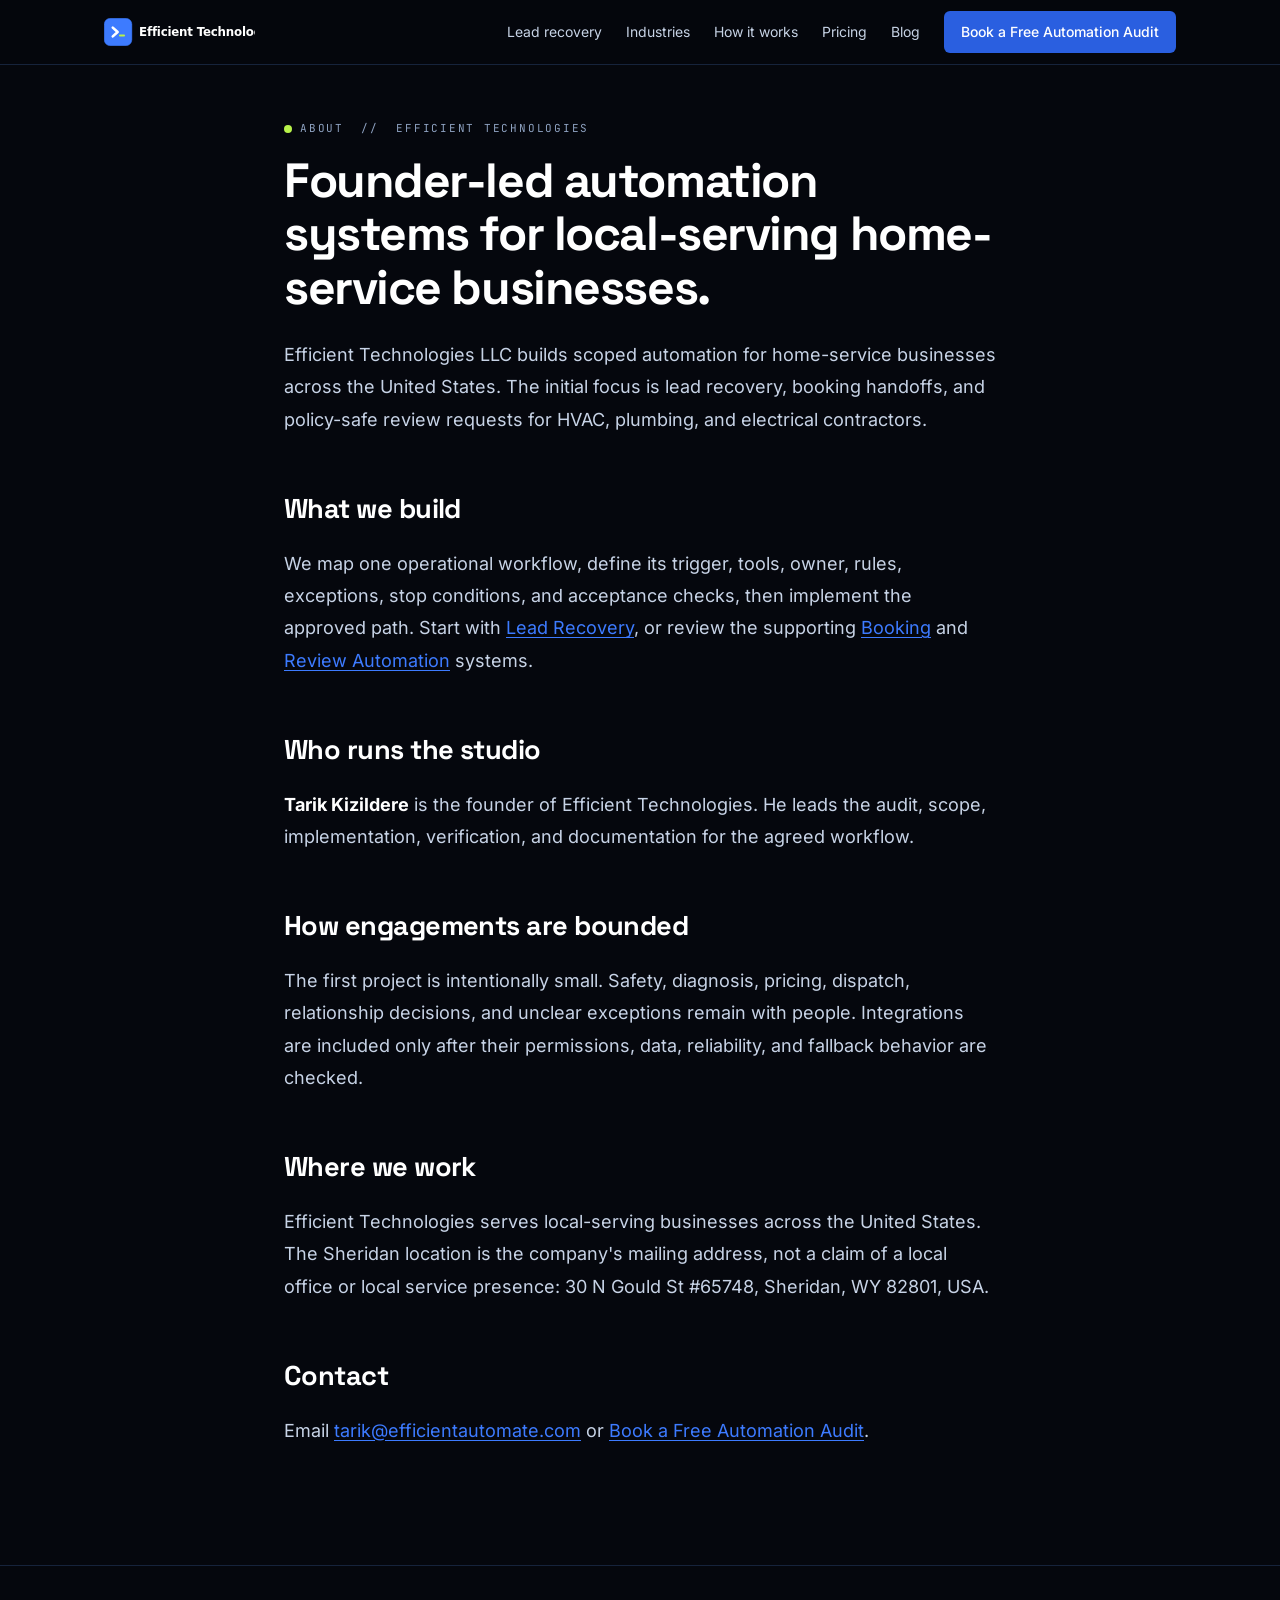
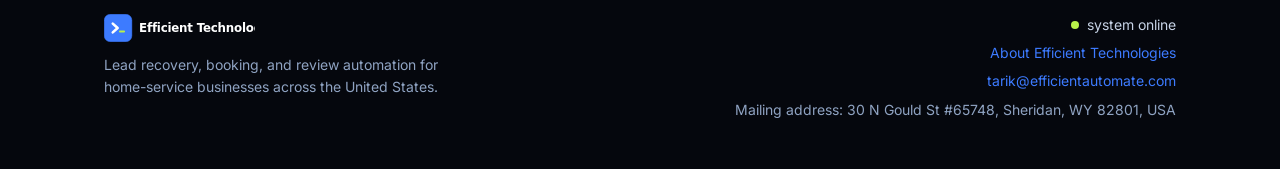
<file: about/index.html>
<!doctype html>
<html lang="en">
<head>
<meta charset="utf-8">
<meta name="viewport" content="width=device-width, initial-scale=1">
<title>About Efficient Technologies | Home Service Automation</title>
<meta name="description" content="Meet Efficient Technologies, a founder-led studio building scoped lead recovery, booking, and review automation for home-service businesses across the United States.">
<meta name="robots" content="index, follow, max-image-preview:large">
<link rel="canonical" href="https://efficientautomate.com/about/">
<meta property="og:type" content="website">
<meta property="og:title" content="About Efficient Technologies | Home Service Automation">
<meta property="og:description" content="Meet Efficient Technologies, a founder-led studio building scoped lead recovery, booking, and review automation for home-service businesses across the United States.">
<meta property="og:url" content="https://efficientautomate.com/about/">
<meta property="og:image" content="https://efficientautomate.com/assets/og-v20260714.jpg">
<meta property="og:image:alt" content="Efficient Technologies automation systems">
<meta name="twitter:card" content="summary_large_image">
<meta name="twitter:title" content="About Efficient Technologies | Home Service Automation">
<meta name="twitter:description" content="Meet Efficient Technologies, a founder-led studio building scoped lead recovery, booking, and review automation for home-service businesses across the United States.">
<meta name="twitter:image" content="https://efficientautomate.com/assets/og-v20260714.jpg">
<meta name="twitter:image:alt" content="Efficient Technologies automation systems">
<link rel="icon" type="image/svg+xml" href="/assets/logo/favicon.svg">
<link rel="preload" href="/assets/fonts/inter-latin-v20260714.woff2" as="font" type="font/woff2" crossorigin>
<link rel="preload" href="/assets/fonts/space-grotesk-latin-v20260714.woff2" as="font" type="font/woff2" crossorigin>
<link rel="stylesheet" href="/assets/tokens.css?v=4">
<link rel="stylesheet" href="/css/styles.css?v=5">
<script type="application/ld+json">
{
  "@context": "https://schema.org",
  "@graph": [
    {
      "@type": "AboutPage",
      "@id": "https://efficientautomate.com/about/#webpage",
      "url": "https://efficientautomate.com/about/",
      "name": "About Efficient Technologies",
      "description": "Meet Efficient Technologies, a founder-led studio building scoped lead recovery, booking, and review automation for home-service businesses across the United States.",
      "isPartOf": { "@id": "https://efficientautomate.com/#website" },
      "about": [
        { "@id": "https://efficientautomate.com/#organization" },
        { "@id": "https://efficientautomate.com/about/#tarik-kizildere" }
      ],
      "inLanguage": "en-US"
    },
    {
      "@type": "Organization",
      "@id": "https://efficientautomate.com/#organization",
      "name": "Efficient Technologies",
      "legalName": "Efficient Technologies LLC",
      "url": "https://efficientautomate.com/",
      "email": "tarik@efficientautomate.com",
      "logo": "https://efficientautomate.com/assets/og-v20260714.jpg",
      "description": "Efficient Technologies builds scoped automation systems for local-serving home-service businesses across the United States.",
      "founder": { "@id": "https://efficientautomate.com/about/#tarik-kizildere" },
      "address": { "@type": "PostalAddress", "streetAddress": "30 N Gould St #65748", "addressLocality": "Sheridan", "addressRegion": "WY", "postalCode": "82801", "addressCountry": "US" }
    },
    {
      "@type": "Person",
      "@id": "https://efficientautomate.com/about/#tarik-kizildere",
      "name": "Tarik Kizildere",
      "jobTitle": "Founder",
      "url": "https://efficientautomate.com/about/",
      "worksFor": { "@id": "https://efficientautomate.com/#organization" }
    },
    {
      "@type": "WebSite",
      "@id": "https://efficientautomate.com/#website",
      "url": "https://efficientautomate.com/",
      "name": "Efficient Technologies",
      "publisher": { "@id": "https://efficientautomate.com/#organization" },
      "inLanguage": "en-US"
    }
  ]
}
</script>
</head>
<body class="blog-body">
<header id="nav" class="nav scrolled"><div class="nav-inner container"><a class="nav-logo" href="/" aria-label="Efficient Technologies home"><img src="/assets/logo/lockup-reversed.svg" alt="Efficient Technologies" width="344" height="64"></a><nav class="nav-links" aria-label="Primary"><a href="/solutions/lead-recovery-automation/">Lead recovery</a><a href="/#industries">Industries</a><a href="/#how">How it works</a><a href="/#pricing">Pricing</a><a href="/blog/">Blog</a><a class="btn btn-primary btn-sm" href="https://cal.com/efficientautomate?utm_source=efficientautomate&amp;utm_medium=website&amp;utm_campaign=home-service-automation&amp;utm_content=secondary-header">Book a Free Automation Audit</a></nav></div></header>
<main class="blog-main"><article class="post-single"><div class="post-narrow">
  <p class="eyebrow"><span class="live-dot"></span> about &nbsp;//&nbsp; efficient technologies</p>
  <h1 class="post-title">Founder-led automation systems for local-serving home-service businesses.</h1>
  <div class="post-content">
    <p>Efficient Technologies LLC builds scoped automation for home-service businesses across the United States. The initial focus is lead recovery, booking handoffs, and policy-safe review requests for HVAC, plumbing, and electrical contractors.</p>
    <h2>What we build</h2>
    <p>We map one operational workflow, define its trigger, tools, owner, rules, exceptions, stop conditions, and acceptance checks, then implement the approved path. Start with <a href="/solutions/lead-recovery-automation/">Lead Recovery</a>, or review the supporting <a href="/solutions/booking-automation/">Booking</a> and <a href="/solutions/review-automation/">Review Automation</a> systems.</p>
    <h2>Who runs the studio</h2>
    <p><strong>Tarik Kizildere</strong> is the founder of Efficient Technologies. He leads the audit, scope, implementation, verification, and documentation for the agreed workflow.</p>
    <h2>How engagements are bounded</h2>
    <p>The first project is intentionally small. Safety, diagnosis, pricing, dispatch, relationship decisions, and unclear exceptions remain with people. Integrations are included only after their permissions, data, reliability, and fallback behavior are checked.</p>
    <h2>Where we work</h2>
    <p>Efficient Technologies serves local-serving businesses across the United States. The Sheridan location is the company's mailing address, not a claim of a local office or local service presence: 30 N Gould St #65748, Sheridan, WY 82801, USA.</p>
    <h2>Contact</h2>
    <p>Email <a href="mailto:tarik@efficientautomate.com">tarik@efficientautomate.com</a> or <a href="https://cal.com/efficientautomate?utm_source=efficientautomate&amp;utm_medium=website&amp;utm_campaign=home-service-automation&amp;utm_content=about">Book a Free Automation Audit</a>.</p>
  </div>
</div></article></main>
<footer class="footer"><div class="container footer-inner"><div class="footer-brand"><img src="/assets/logo/lockup-reversed.svg" alt="Efficient Technologies" width="344" height="64" loading="lazy" decoding="async"><p>Lead recovery, booking, and review automation for home-service businesses across the United States.</p></div><div class="footer-meta"><p><span class="live-dot"></span> system online</p><p><a href="/about/">About Efficient Technologies</a></p><p><a href="mailto:tarik@efficientautomate.com">tarik@efficientautomate.com</a></p><p class="muted">Mailing address: 30 N Gould St #65748, Sheridan, WY 82801, USA</p></div></div></footer>
</body>
</html>
</file>
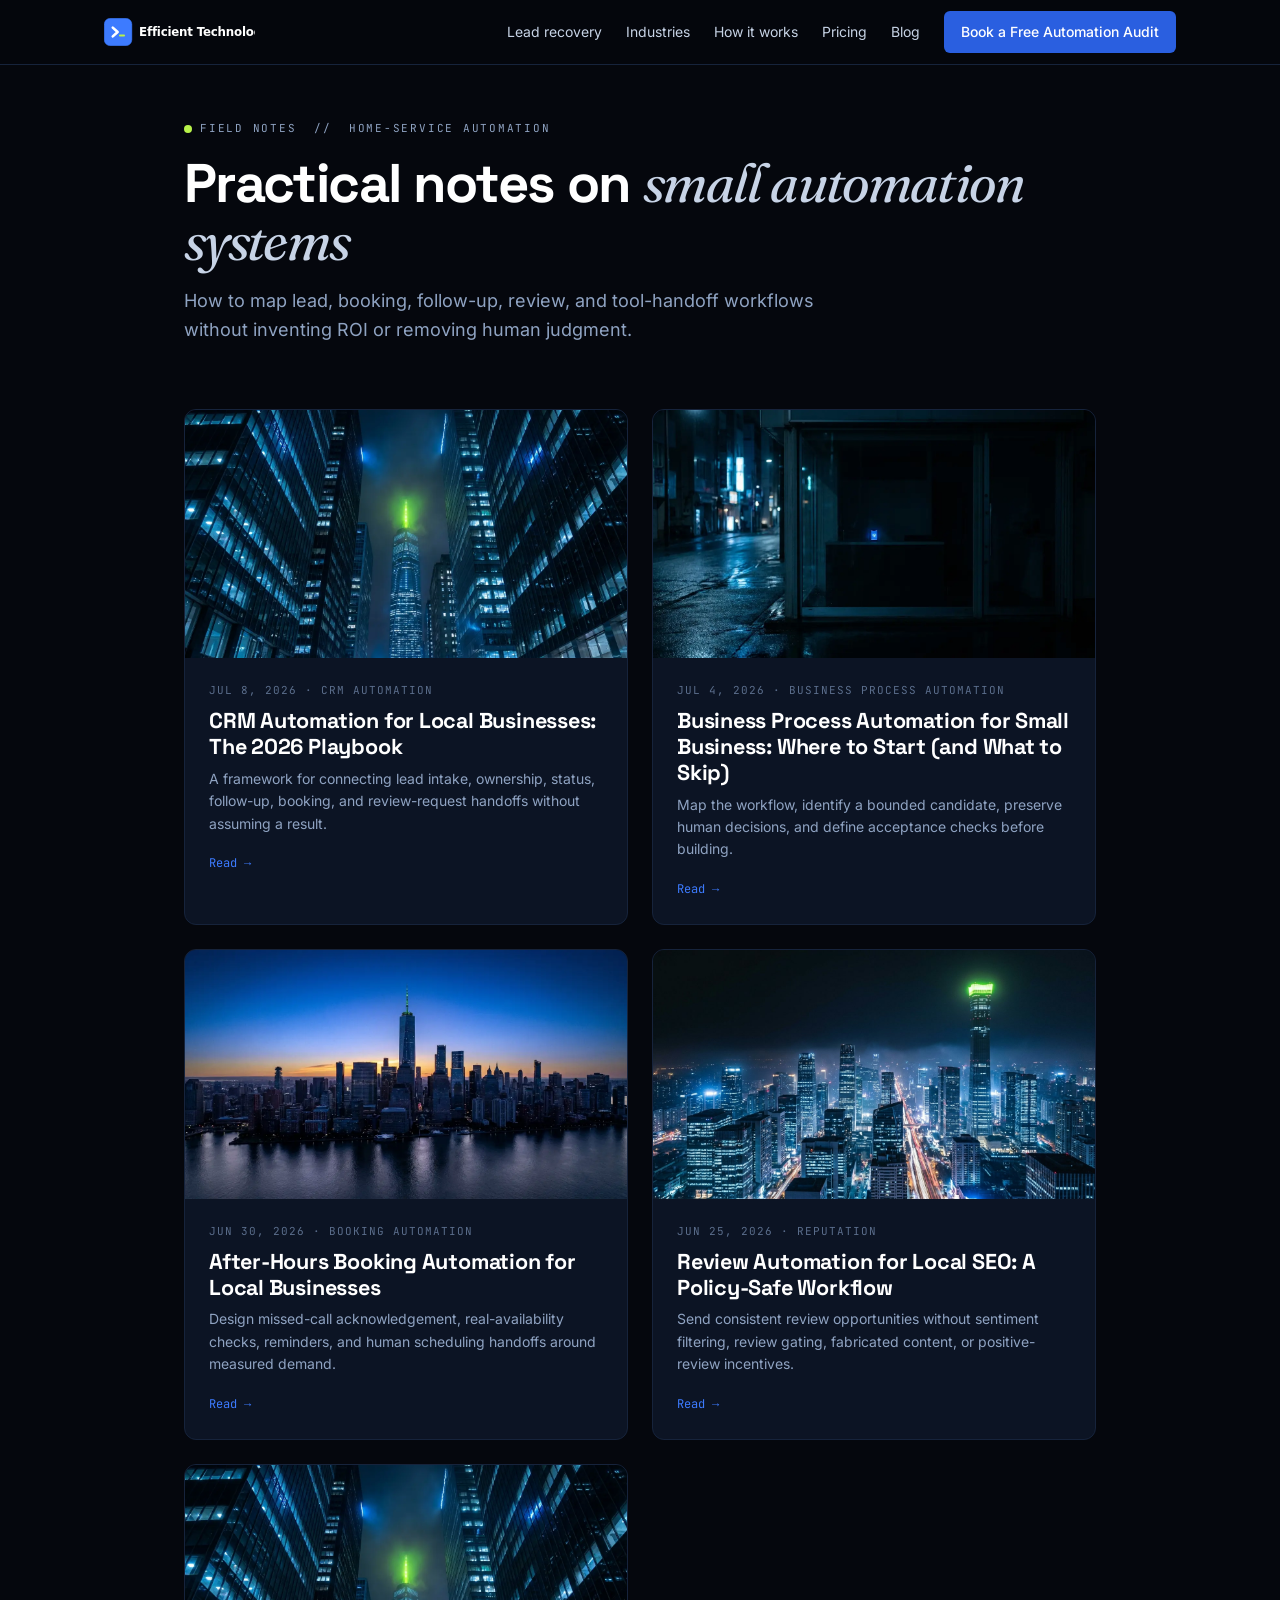
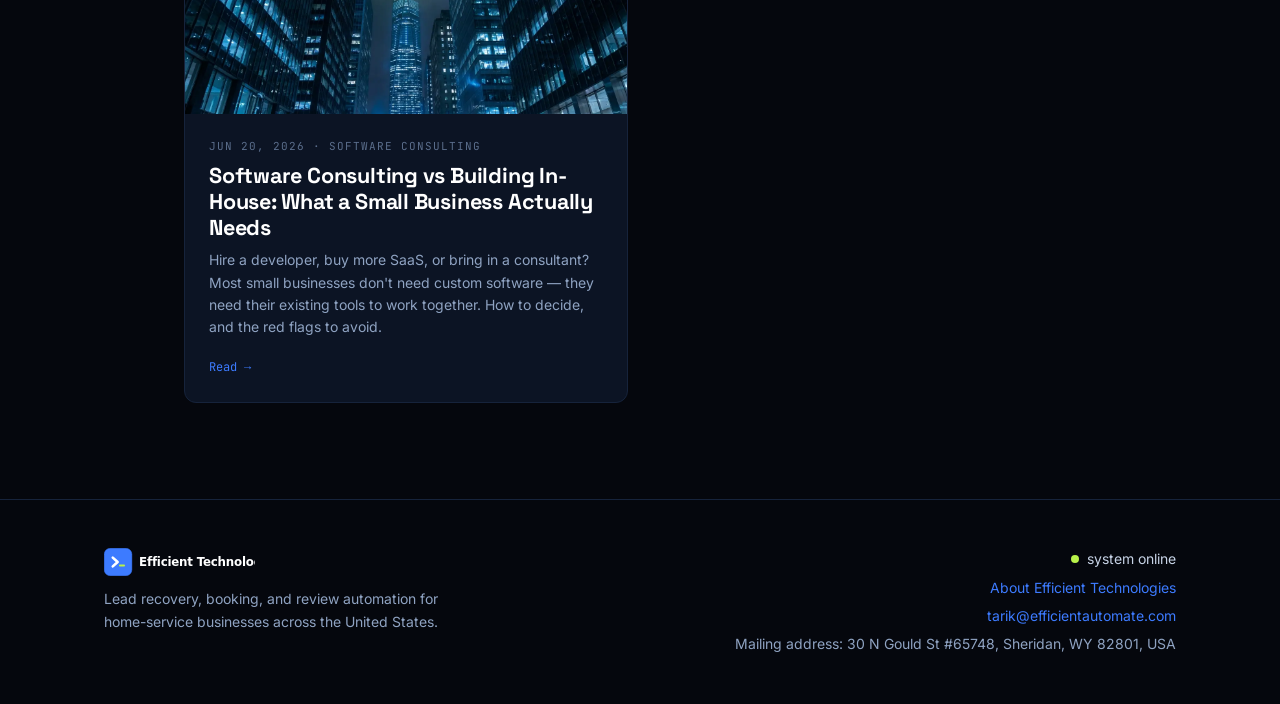
<file: blog/index.html>
<!doctype html>
<html lang="en">
<head>
<meta charset="utf-8">
<meta name="viewport" content="width=device-width, initial-scale=1">
<title>Home Service Automation Field Notes | Efficient Technologies</title>
<meta name="description" content="Practical field notes on lead recovery, booking, CRM workflows, review requests, and small-business automation for home-service operators.">
<meta name="robots" content="index, follow, max-image-preview:large">
<link rel="canonical" href="https://efficientautomate.com/blog/">
<meta property="og:type" content="website">
<meta property="og:title" content="Home Service Automation Field Notes | Efficient Technologies">
<meta property="og:description" content="Practical field notes on lead recovery, booking, CRM workflows, review requests, and small-business automation for home-service operators.">
<meta property="og:url" content="https://efficientautomate.com/blog/">
<meta property="og:image" content="https://efficientautomate.com/assets/og-v20260714.jpg">
<meta property="og:image:alt" content="Efficient Technologies automation field notes">
<meta name="twitter:card" content="summary_large_image">
<meta name="twitter:title" content="Home Service Automation Field Notes | Efficient Technologies">
<meta name="twitter:description" content="Practical field notes on lead recovery, booking, CRM workflows, review requests, and small-business automation for home-service operators.">
<meta name="twitter:image" content="https://efficientautomate.com/assets/og-v20260714.jpg">
<meta name="twitter:image:alt" content="Efficient Technologies automation field notes">
<link rel="icon" type="image/svg+xml" href="/assets/logo/favicon.svg">
<link rel="preload" href="/assets/fonts/inter-latin-v20260714.woff2" as="font" type="font/woff2" crossorigin>
<link rel="preload" href="/assets/fonts/space-grotesk-latin-v20260714.woff2" as="font" type="font/woff2" crossorigin>
<link rel="stylesheet" href="/assets/tokens.css?v=4">
<link rel="stylesheet" href="/css/styles.css?v=5">
<script type="application/ld+json">
{
  "@context": "https://schema.org",
  "@graph": [
    {
      "@type": "Blog",
      "@id": "https://efficientautomate.com/blog/#blog",
      "url": "https://efficientautomate.com/blog/",
      "name": "Efficient Technologies Field Notes",
      "inLanguage": "en-US",
      "publisher": { "@id": "https://efficientautomate.com/#organization" },
      "isPartOf": { "@id": "https://efficientautomate.com/#website" }
    },
    {
      "@type": "CollectionPage",
      "@id": "https://efficientautomate.com/blog/#webpage",
      "url": "https://efficientautomate.com/blog/",
      "name": "Efficient Technologies Field Notes",
      "mainEntity": { "@id": "https://efficientautomate.com/blog/#blog" },
      "isPartOf": { "@id": "https://efficientautomate.com/#website" }
    }
  ]
}
</script>
</head>
<body class="blog-body">
<header id="nav" class="nav scrolled"><div class="nav-inner container"><a class="nav-logo" href="/" aria-label="Efficient Technologies home"><img src="/assets/logo/lockup-reversed.svg" alt="Efficient Technologies" width="344" height="64"></a><nav class="nav-links" aria-label="Primary"><a href="/solutions/lead-recovery-automation/">Lead recovery</a><a href="/#industries">Industries</a><a href="/#how">How it works</a><a href="/#pricing">Pricing</a><a href="/blog/">Blog</a><a class="btn btn-primary btn-sm" href="https://cal.com/efficientautomate?utm_source=efficientautomate&amp;utm_medium=website&amp;utm_campaign=home-service-automation&amp;utm_content=secondary-header">Book a Free Automation Audit</a></nav></div></header>
<main class="blog-main">
  <header class="blog-head">
    <p class="eyebrow"><span class="live-dot"></span> field notes &nbsp;//&nbsp; home-service automation</p>
    <h1 class="blog-h1">Practical notes on <em class="serif">small automation systems</em></h1>
    <p class="blog-lead">How to map lead, booking, follow-up, review, and tool-handoff workflows without inventing ROI or removing human judgment.</p>
  </header>
  <div class="post-grid">
<article class="post-card"><a class="post-card-link" href="/blog/crm-automation-local-business/"><div class="post-thumb"><img src="/assets/art/tower.webp" alt="Night city skyline representing connected CRM automation workflows" width="1376" height="768" loading="lazy" decoding="async"></div><div class="post-card-body"><div class="post-meta">Jul 8, 2026 · CRM Automation</div><h2 class="post-card-title">CRM Automation for Local Businesses: The 2026 Playbook</h2><p class="post-excerpt">A framework for connecting lead intake, ownership, status, follow-up, booking, and review-request handoffs without assuming a result.</p><span class="post-more">Read →</span></div></a></article>
<article class="post-card"><a class="post-card-link" href="/blog/business-process-automation-small-business/"><div class="post-thumb"><img src="/assets/art/street.webp" alt="City streets representing connected business processes" width="1376" height="768" loading="lazy" decoding="async"></div><div class="post-card-body"><div class="post-meta">Jul 4, 2026 · Business Process Automation</div><h2 class="post-card-title">Business Process Automation for Small Business: Where to Start (and What to Skip)</h2><p class="post-excerpt">Map the workflow, identify a bounded candidate, preserve human decisions, and define acceptance checks before building.</p><span class="post-more">Read →</span></div></a></article>
<article class="post-card"><a class="post-card-link" href="/blog/booking-automation-after-hours/"><div class="post-thumb"><img src="/assets/art/dawn.webp" alt="City at dawn representing after-hours booking automation" width="1376" height="768" loading="lazy" decoding="async"></div><div class="post-card-body"><div class="post-meta">Jun 30, 2026 · Booking Automation</div><h2 class="post-card-title">After-Hours Booking Automation for Local Businesses</h2><p class="post-excerpt">Design missed-call acknowledgement, real-availability checks, reminders, and human scheduling handoffs around measured demand.</p><span class="post-more">Read →</span></div></a></article>
<article class="post-card"><a class="post-card-link" href="/blog/review-automation-local-seo/"><div class="post-thumb"><img src="/assets/og-v20260714.jpg" alt="Efficient Technologies automation systems" width="1376" height="768" loading="lazy" decoding="async"></div><div class="post-card-body"><div class="post-meta">Jun 25, 2026 · Reputation</div><h2 class="post-card-title">Review Automation for Local SEO: A Policy-Safe Workflow</h2><p class="post-excerpt">Send consistent review opportunities without sentiment filtering, review gating, fabricated content, or positive-review incentives.</p><span class="post-more">Read →</span></div></a></article>
<article class="post-card"><a class="post-card-link" href="/blog/software-consulting-vs-in-house/"><div class="post-thumb"><img src="/assets/art/tower.webp" alt="Night city systems representing connected software tools" width="1376" height="768" loading="lazy" decoding="async"></div><div class="post-card-body"><div class="post-meta">Jun 20, 2026 · Software Consulting</div><h2 class="post-card-title">Software Consulting vs Building In-House: What a Small Business Actually Needs</h2><p class="post-excerpt">Hire a developer, buy more SaaS, or bring in a consultant? Most small businesses don&#x27;t need custom software — they need their existing tools to work together. How to decide, and the red flags to avoid.</p><span class="post-more">Read →</span></div></a></article>
  </div>
</main>
<footer class="footer"><div class="container footer-inner"><div class="footer-brand"><img src="/assets/logo/lockup-reversed.svg" alt="Efficient Technologies" width="344" height="64" loading="lazy" decoding="async"><p>Lead recovery, booking, and review automation for home-service businesses across the United States.</p></div><div class="footer-meta"><p><span class="live-dot"></span> system online</p><p><a href="/about/">About Efficient Technologies</a></p><p><a href="mailto:tarik@efficientautomate.com">tarik@efficientautomate.com</a></p><p class="muted">Mailing address: 30 N Gould St #65748, Sheridan, WY 82801, USA</p></div></div></footer>
</body>
</html>
</file>
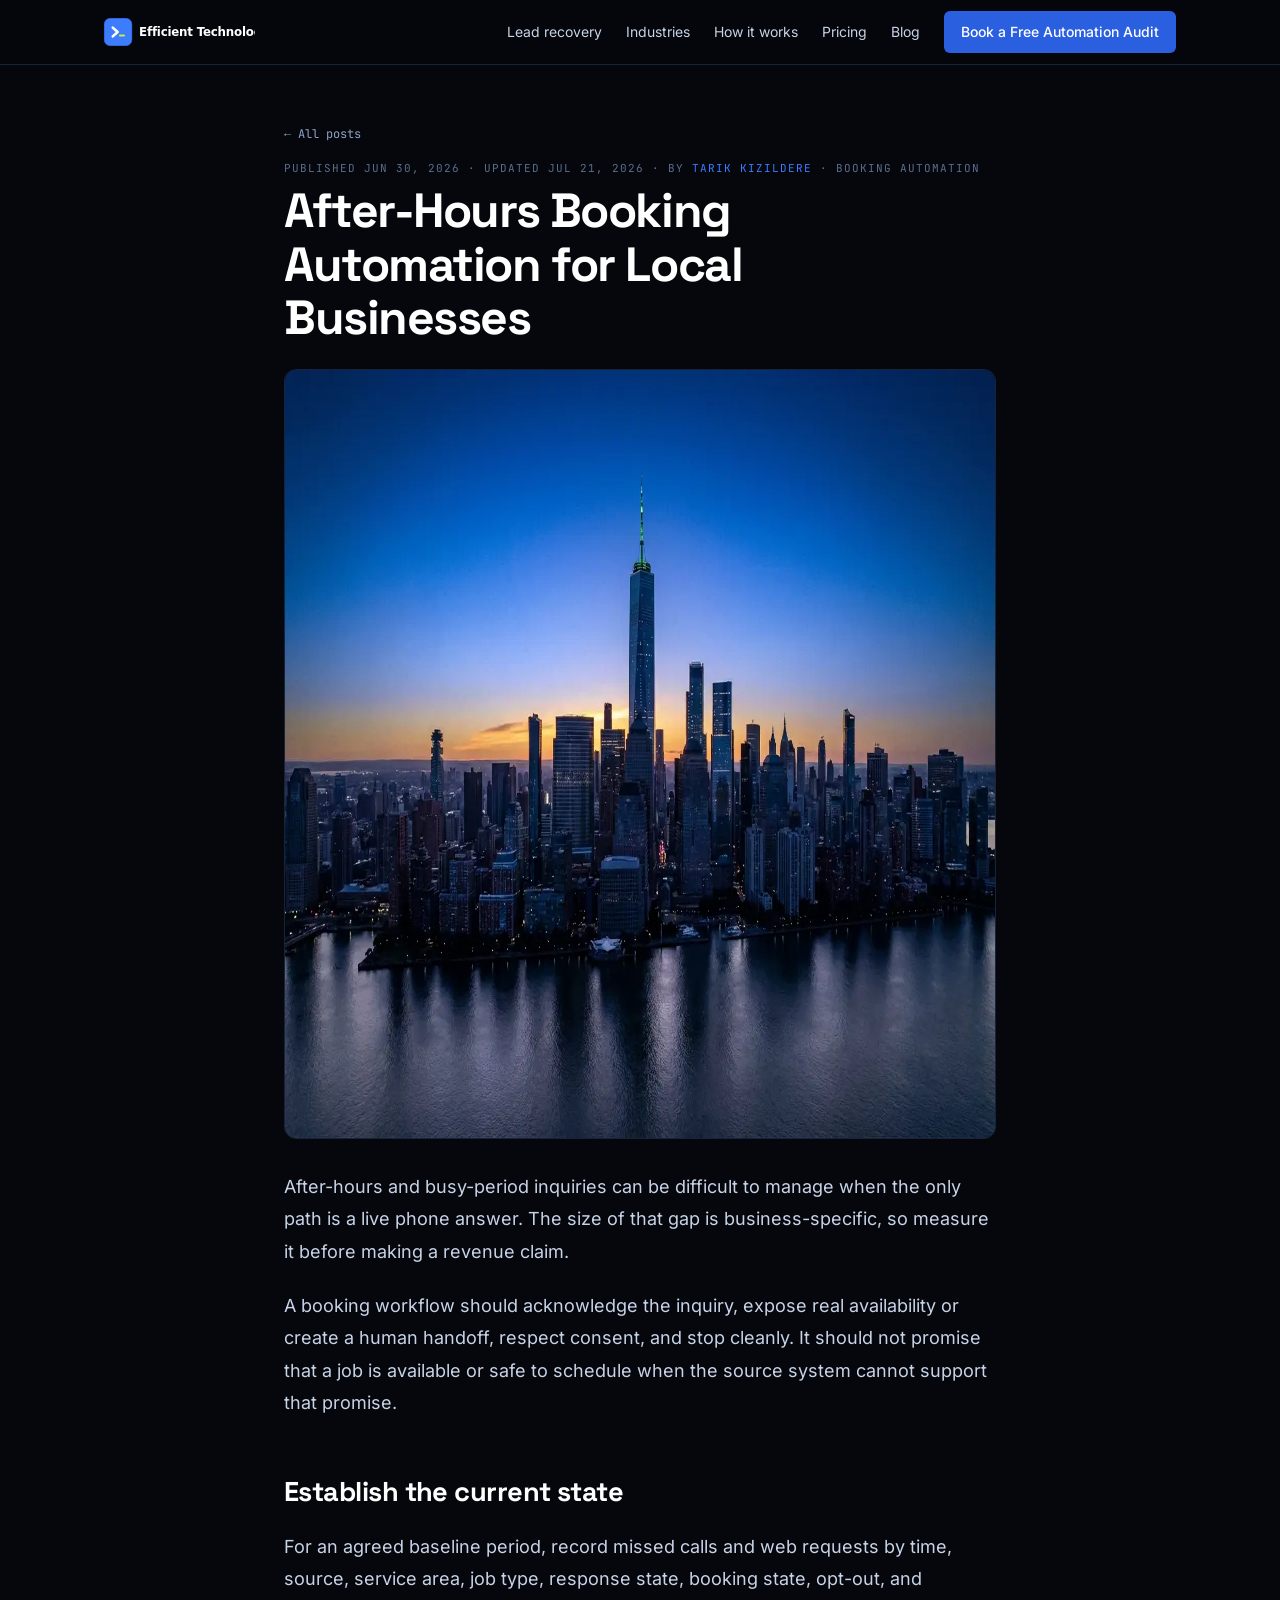
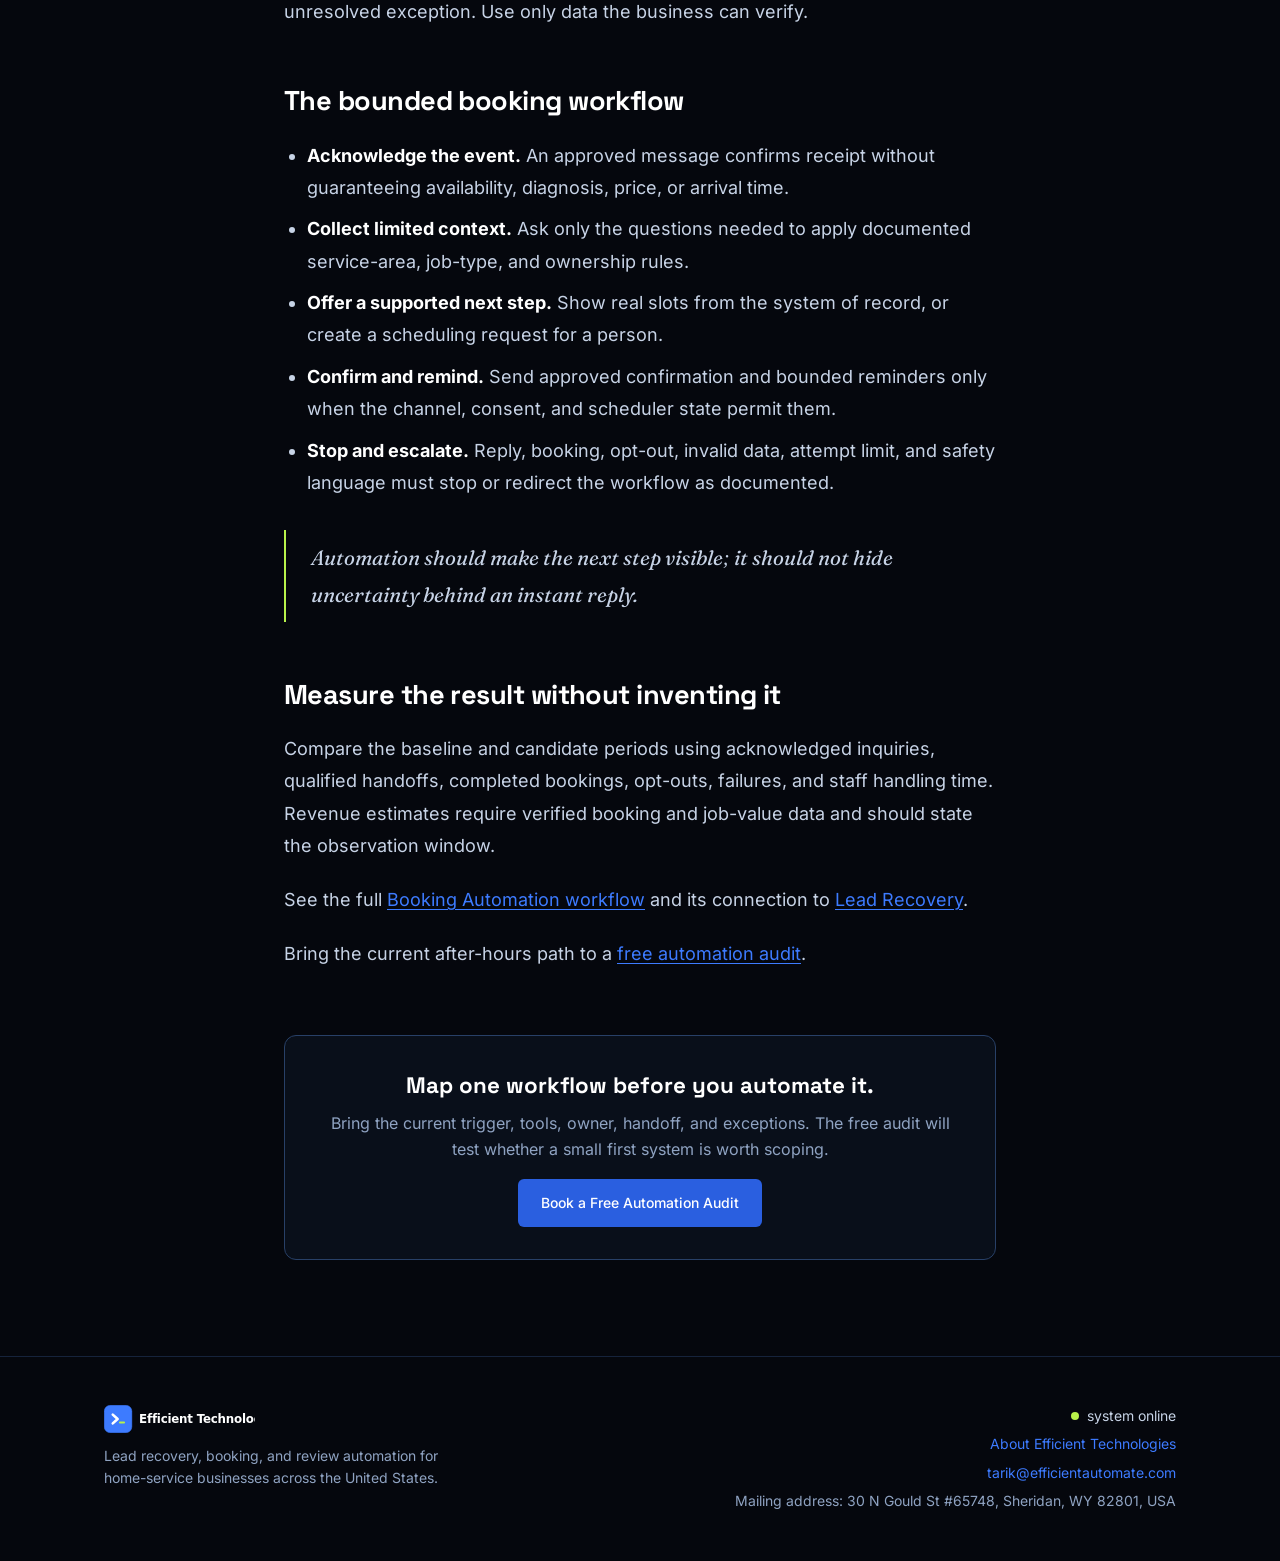
<file: blog/booking-automation-after-hours/index.html>
<!doctype html>
<html lang="en">
<head>
<meta charset="utf-8">
<meta name="viewport" content="width=device-width, initial-scale=1">
<title>After-Hours Booking Automation for Local Businesses | Efficient Technologies</title>
<meta name="description" content="How online booking, missed-call acknowledgement, reminders, and human handoffs can make after-hours inquiries easier to manage.">
<meta name="robots" content="index, follow, max-image-preview:large">
<link rel="canonical" href="https://efficientautomate.com/blog/booking-automation-after-hours/">
<meta property="og:type" content="article">
<meta property="og:title" content="After-Hours Booking Automation for Local Businesses | Efficient Technologies">
<meta property="og:description" content="How online booking, missed-call acknowledgement, reminders, and human handoffs can make after-hours inquiries easier to manage.">
<meta property="og:url" content="https://efficientautomate.com/blog/booking-automation-after-hours/">
<meta property="og:image" content="https://efficientautomate.com/assets/og-v20260714.jpg">
<meta property="og:image:alt" content="Efficient Technologies automation systems">
<meta name="twitter:card" content="summary_large_image">
<meta name="twitter:title" content="After-Hours Booking Automation for Local Businesses | Efficient Technologies">
<meta name="twitter:description" content="How online booking, missed-call acknowledgement, reminders, and human handoffs can make after-hours inquiries easier to manage.">
<meta name="twitter:image" content="https://efficientautomate.com/assets/og-v20260714.jpg">
<meta name="twitter:image:alt" content="Efficient Technologies automation systems">
<link rel="icon" type="image/svg+xml" href="/assets/logo/favicon.svg">
<link rel="preload" href="/assets/fonts/inter-latin-v20260714.woff2" as="font" type="font/woff2" crossorigin>
<link rel="preload" href="/assets/fonts/space-grotesk-latin-v20260714.woff2" as="font" type="font/woff2" crossorigin>
<link rel="stylesheet" href="/assets/tokens.css?v=4">
<link rel="stylesheet" href="/css/styles.css?v=5">
<script type="application/ld+json">
{
  "@context": "https://schema.org",
  "@type": "BlogPosting",
  "@id": "https://efficientautomate.com/blog/booking-automation-after-hours/#article",
  "url": "https://efficientautomate.com/blog/booking-automation-after-hours/",
  "headline": "After-Hours Booking Automation for Local Businesses",
  "description": "How online booking, missed-call acknowledgement, reminders, and human handoffs can make after-hours inquiries easier to manage.",
  "datePublished": "2026-06-30",
  "dateModified": "2026-07-21",
  "image": "https://efficientautomate.com/assets/art/dawn.webp",
  "author": { "@type": "Person", "@id": "https://efficientautomate.com/about/#tarik-kizildere", "name": "Tarik Kizildere", "url": "https://efficientautomate.com/about/" },
  "publisher": { "@type": "Organization", "@id": "https://efficientautomate.com/#organization", "name": "Efficient Technologies", "url": "https://efficientautomate.com/", "logo": { "@type": "ImageObject", "url": "https://efficientautomate.com/assets/og-v20260714.jpg" } },
  "isPartOf": { "@type": "Blog", "@id": "https://efficientautomate.com/blog/#blog", "name": "Efficient Technologies Field Notes", "url": "https://efficientautomate.com/blog/" },
  "mainEntityOfPage": { "@type": "WebPage", "@id": "https://efficientautomate.com/blog/booking-automation-after-hours/" },
  "inLanguage": "en-US"
}
</script>
</head>
<body class="blog-body">
<header id="nav" class="nav scrolled"><div class="nav-inner container"><a class="nav-logo" href="/" aria-label="Efficient Technologies home"><img src="/assets/logo/lockup-reversed.svg" alt="Efficient Technologies" width="344" height="64"></a><nav class="nav-links" aria-label="Primary"><a href="/solutions/lead-recovery-automation/">Lead recovery</a><a href="/#industries">Industries</a><a href="/#how">How it works</a><a href="/#pricing">Pricing</a><a href="/blog/">Blog</a><a class="btn btn-primary btn-sm" href="https://cal.com/efficientautomate?utm_source=efficientautomate&amp;utm_medium=website&amp;utm_campaign=home-service-automation&amp;utm_content=secondary-header">Book a Free Automation Audit</a></nav></div></header>
<main class="blog-main">
  <article class="post-single">
    <div class="post-narrow">
      <a class="post-back" href="/blog/">← All posts</a>
      <div class="post-meta">Published <time datetime="2026-06-30">Jun 30, 2026</time> · Updated <time datetime="2026-07-21">Jul 21, 2026</time> · By <a href="/about/">Tarik Kizildere</a> · Booking Automation</div>
      <h1 class="post-title">After-Hours Booking Automation for Local Businesses</h1>
      <div class="post-hero"><img src="/assets/art/dawn.webp" alt="City at dawn representing after-hours booking automation" width="1376" height="768" decoding="async"></div>
      <div class="post-content">
<p>After-hours and busy-period inquiries can be difficult to manage when the only path is a live phone answer. The size of that gap is business-specific, so measure it before making a revenue claim.</p>
<p>A booking workflow should acknowledge the inquiry, expose real availability or create a human handoff, respect consent, and stop cleanly. It should not promise that a job is available or safe to schedule when the source system cannot support that promise.</p>
<h2>Establish the current state</h2>
<p>For an agreed baseline period, record missed calls and web requests by time, source, service area, job type, response state, booking state, opt-out, and unresolved exception. Use only data the business can verify.</p>
<h2>The bounded booking workflow</h2>
<ul>
<li><strong>Acknowledge the event.</strong> An approved message confirms receipt without guaranteeing availability, diagnosis, price, or arrival time.</li>
<li><strong>Collect limited context.</strong> Ask only the questions needed to apply documented service-area, job-type, and ownership rules.</li>
<li><strong>Offer a supported next step.</strong> Show real slots from the system of record, or create a scheduling request for a person.</li>
<li><strong>Confirm and remind.</strong> Send approved confirmation and bounded reminders only when the channel, consent, and scheduler state permit them.</li>
<li><strong>Stop and escalate.</strong> Reply, booking, opt-out, invalid data, attempt limit, and safety language must stop or redirect the workflow as documented.</li>
</ul>
<blockquote>Automation should make the next step visible; it should not hide uncertainty behind an instant reply.</blockquote>
<h2>Measure the result without inventing it</h2>
<p>Compare the baseline and candidate periods using acknowledged inquiries, qualified handoffs, completed bookings, opt-outs, failures, and staff handling time. Revenue estimates require verified booking and job-value data and should state the observation window.</p>
<p>See the full <a href="/solutions/booking-automation/">Booking Automation workflow</a> and its connection to <a href="/solutions/lead-recovery-automation/">Lead Recovery</a>.</p>
<p>Bring the current after-hours path to a <a href="https://cal.com/efficientautomate?utm_source=efficientautomate&amp;utm_medium=website&amp;utm_campaign=home-service-automation&amp;utm_content=article-booking-inline">free automation audit</a>.</p>
</div>
      <div class="post-cta"><h3>Map one workflow before you automate it.</h3><p>Bring the current trigger, tools, owner, handoff, and exceptions. The free audit will test whether a small first system is worth scoping.</p><a class="btn btn-primary" href="https://cal.com/efficientautomate?utm_source=efficientautomate&amp;utm_medium=website&amp;utm_campaign=home-service-automation&amp;utm_content=article-booking">Book a Free Automation Audit</a></div>
    </div>
  </article>
</main>
<footer class="footer"><div class="container footer-inner"><div class="footer-brand"><img src="/assets/logo/lockup-reversed.svg" alt="Efficient Technologies" width="344" height="64" loading="lazy" decoding="async"><p>Lead recovery, booking, and review automation for home-service businesses across the United States.</p></div><div class="footer-meta"><p><span class="live-dot"></span> system online</p><p><a href="/about/">About Efficient Technologies</a></p><p><a href="mailto:tarik@efficientautomate.com">tarik@efficientautomate.com</a></p><p class="muted">Mailing address: 30 N Gould St #65748, Sheridan, WY 82801, USA</p></div></div></footer>
</body>
</html>
</file>
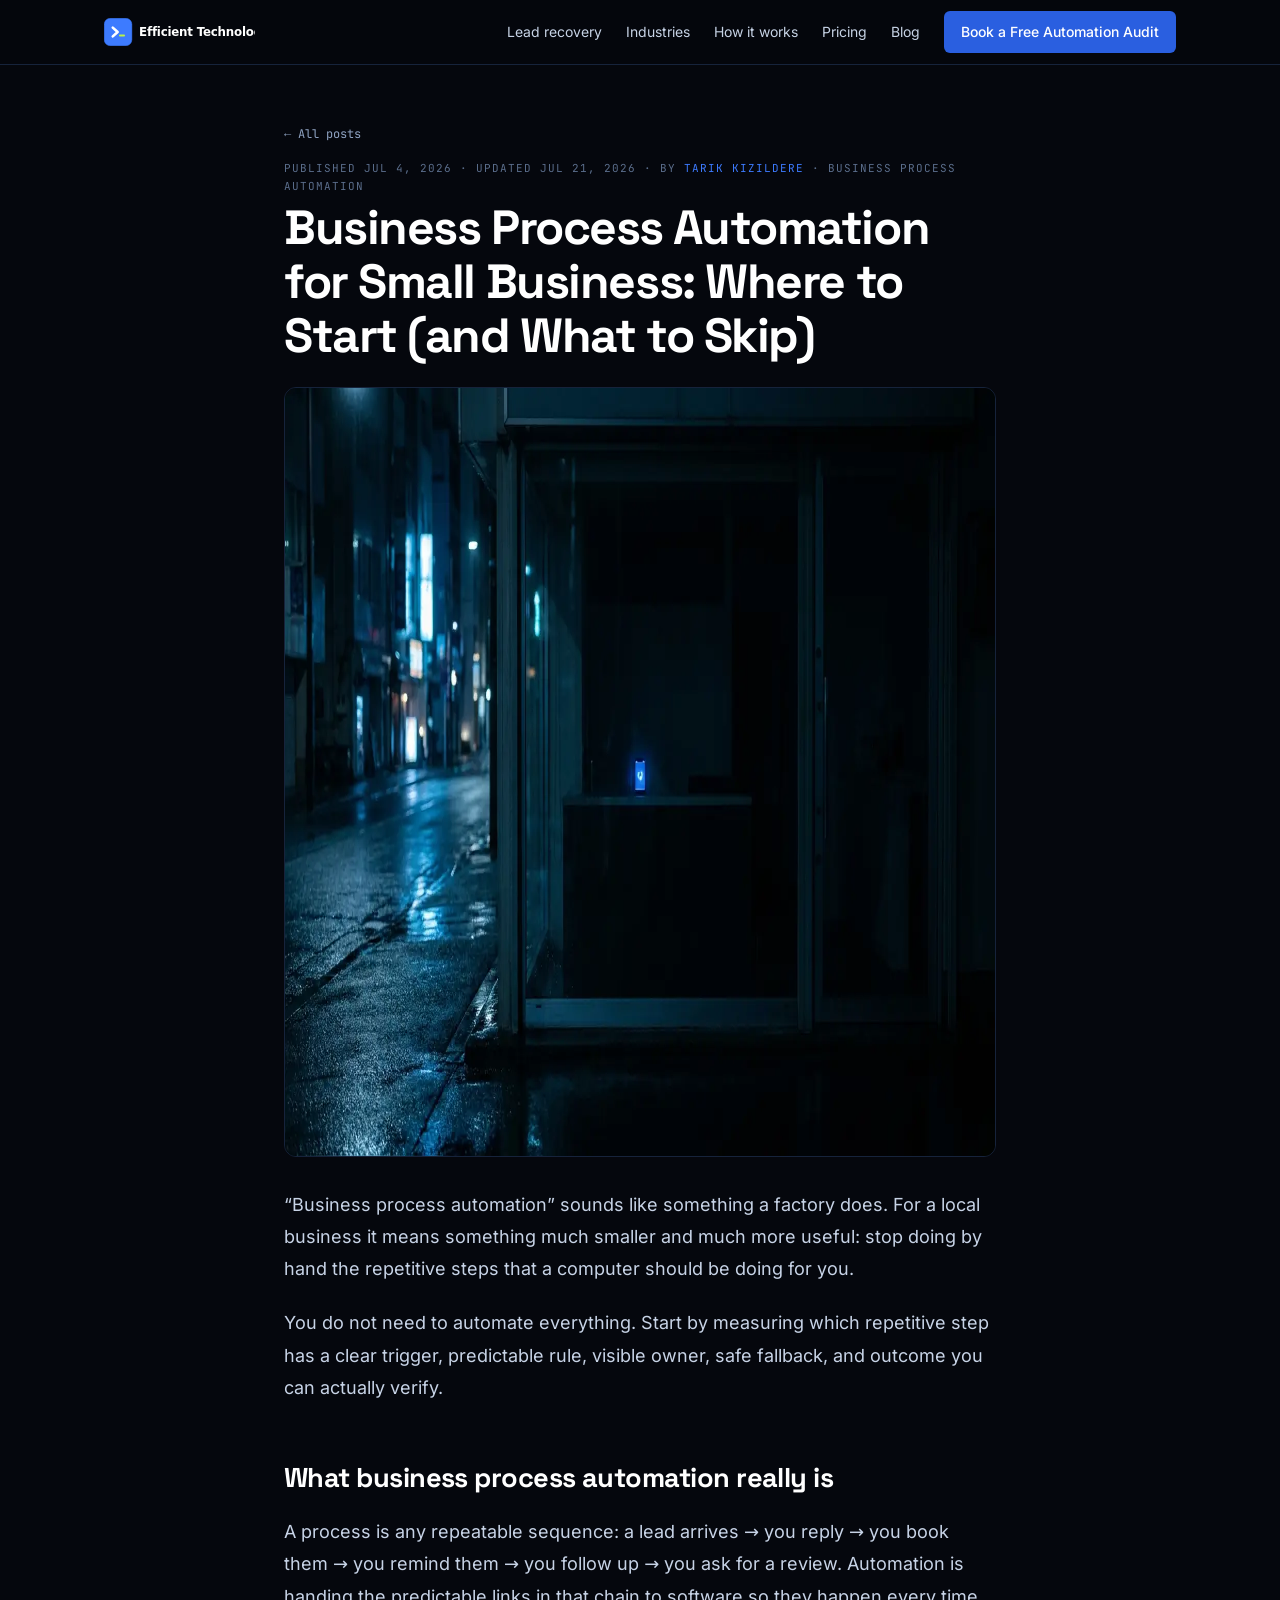
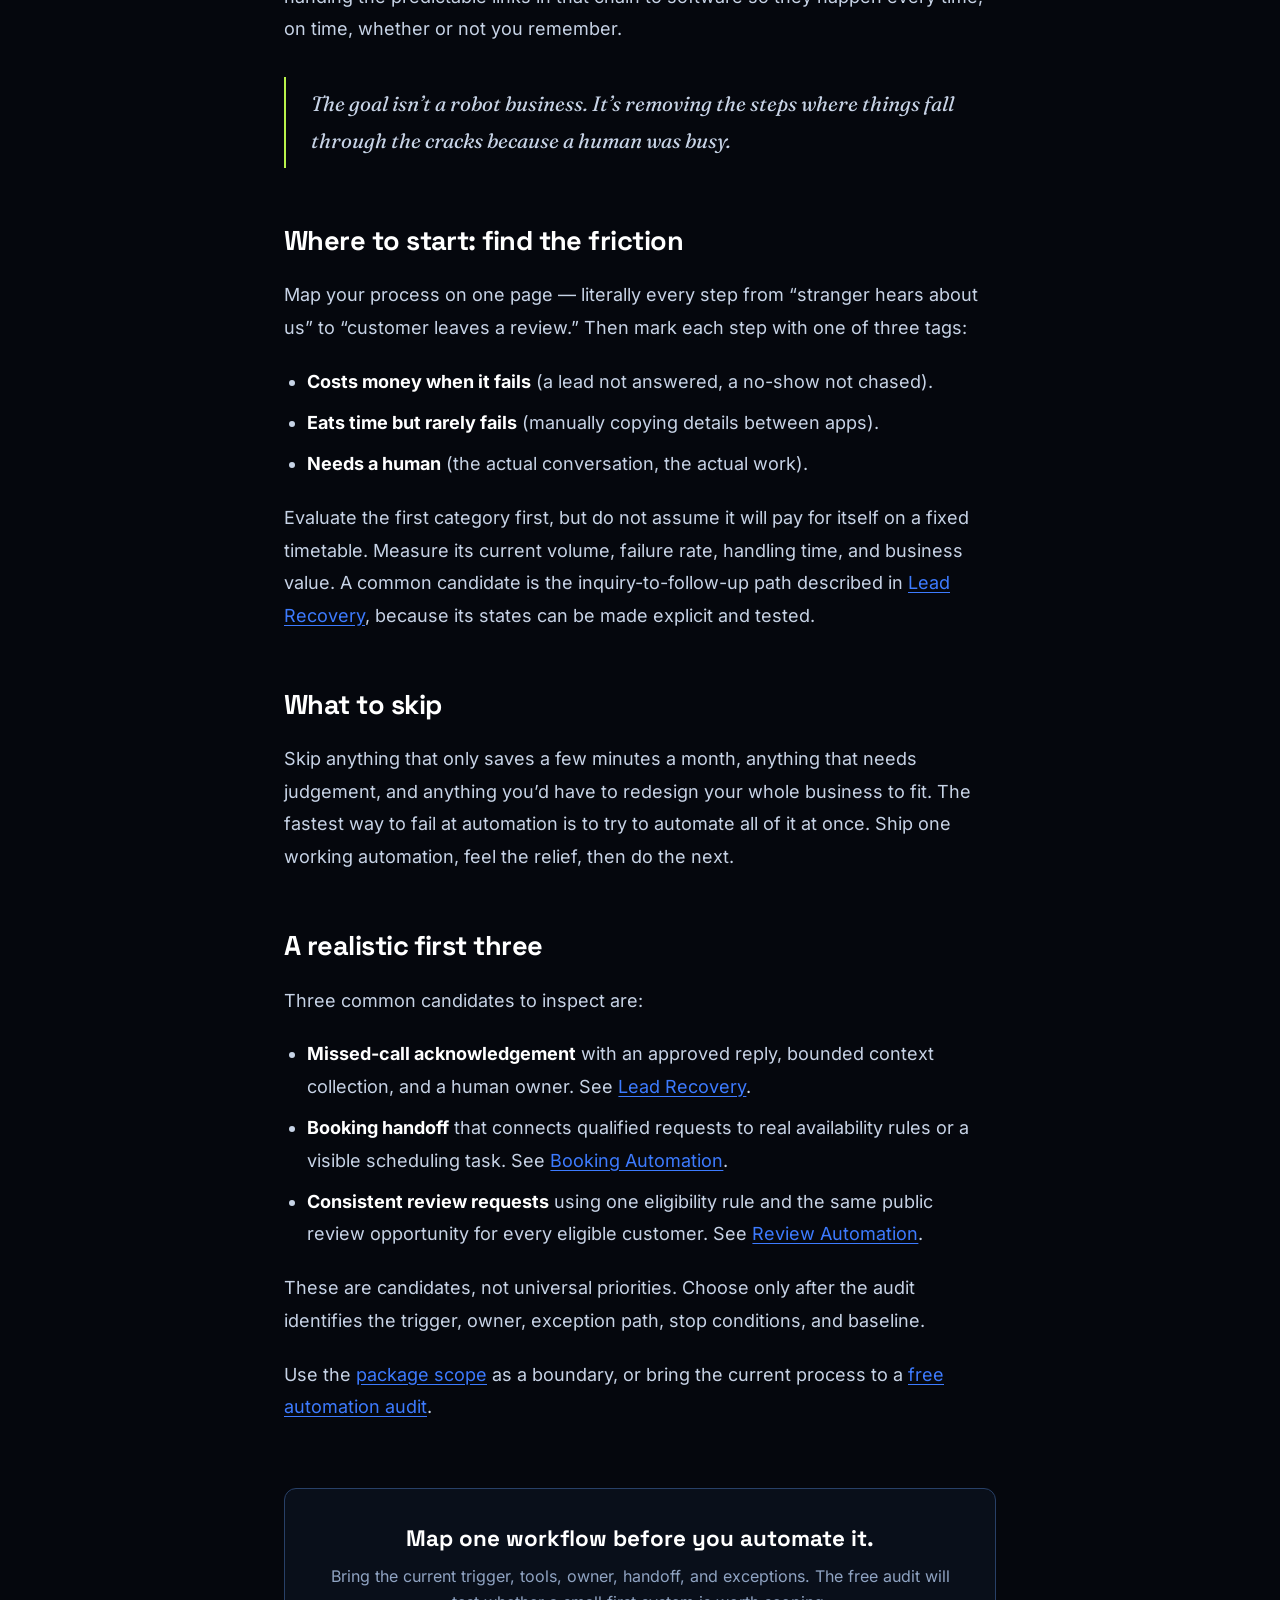
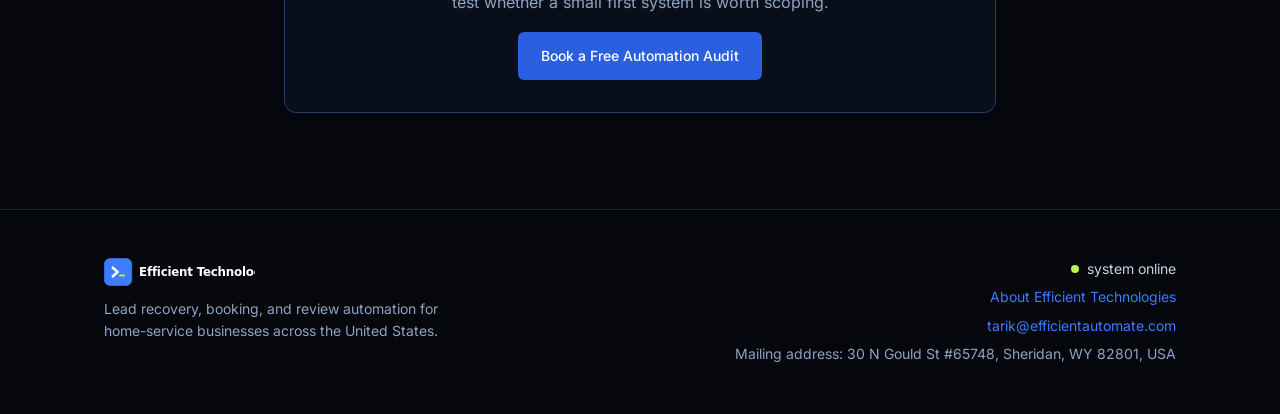
<file: blog/business-process-automation-small-business/index.html>
<!doctype html>
<html lang="en">
<head>
<meta charset="utf-8">
<meta name="viewport" content="width=device-width, initial-scale=1">
<title>Business Process Automation for Small Business: Where to Start (and What to Skip) | Efficient Technologies</title>
<meta name="description" content="How to map a small-business workflow, choose a bounded automation candidate, preserve human decisions, and define acceptance checks.">
<meta name="robots" content="index, follow, max-image-preview:large">
<link rel="canonical" href="https://efficientautomate.com/blog/business-process-automation-small-business/">
<meta property="og:type" content="article">
<meta property="og:title" content="Business Process Automation for Small Business: Where to Start (and What to Skip) | Efficient Technologies">
<meta property="og:description" content="How to map a small-business workflow, choose a bounded automation candidate, preserve human decisions, and define acceptance checks.">
<meta property="og:url" content="https://efficientautomate.com/blog/business-process-automation-small-business/">
<meta property="og:image" content="https://efficientautomate.com/assets/og-v20260714.jpg">
<meta property="og:image:alt" content="Efficient Technologies automation systems">
<meta name="twitter:card" content="summary_large_image">
<meta name="twitter:title" content="Business Process Automation for Small Business: Where to Start (and What to Skip) | Efficient Technologies">
<meta name="twitter:description" content="How to map a small-business workflow, choose a bounded automation candidate, preserve human decisions, and define acceptance checks.">
<meta name="twitter:image" content="https://efficientautomate.com/assets/og-v20260714.jpg">
<meta name="twitter:image:alt" content="Efficient Technologies automation systems">
<link rel="icon" type="image/svg+xml" href="/assets/logo/favicon.svg">
<link rel="preload" href="/assets/fonts/inter-latin-v20260714.woff2" as="font" type="font/woff2" crossorigin>
<link rel="preload" href="/assets/fonts/space-grotesk-latin-v20260714.woff2" as="font" type="font/woff2" crossorigin>
<link rel="stylesheet" href="/assets/tokens.css?v=4">
<link rel="stylesheet" href="/css/styles.css?v=5">
<script type="application/ld+json">
{
  "@context": "https://schema.org",
  "@type": "BlogPosting",
  "@id": "https://efficientautomate.com/blog/business-process-automation-small-business/#article",
  "url": "https://efficientautomate.com/blog/business-process-automation-small-business/",
  "headline": "Business Process Automation for Small Business: Where to Start (and What to Skip)",
  "description": "How to map a small-business workflow, choose a bounded automation candidate, preserve human decisions, and define acceptance checks.",
  "datePublished": "2026-07-04",
  "dateModified": "2026-07-21",
  "image": "https://efficientautomate.com/assets/art/street.webp",
  "author": { "@type": "Person", "@id": "https://efficientautomate.com/about/#tarik-kizildere", "name": "Tarik Kizildere", "url": "https://efficientautomate.com/about/" },
  "publisher": { "@type": "Organization", "@id": "https://efficientautomate.com/#organization", "name": "Efficient Technologies", "url": "https://efficientautomate.com/", "logo": { "@type": "ImageObject", "url": "https://efficientautomate.com/assets/og-v20260714.jpg" } },
  "isPartOf": { "@type": "Blog", "@id": "https://efficientautomate.com/blog/#blog", "name": "Efficient Technologies Field Notes", "url": "https://efficientautomate.com/blog/" },
  "mainEntityOfPage": { "@type": "WebPage", "@id": "https://efficientautomate.com/blog/business-process-automation-small-business/" },
  "inLanguage": "en-US"
}
</script>
</head>
<body class="blog-body">
<header id="nav" class="nav scrolled"><div class="nav-inner container"><a class="nav-logo" href="/" aria-label="Efficient Technologies home"><img src="/assets/logo/lockup-reversed.svg" alt="Efficient Technologies" width="344" height="64"></a><nav class="nav-links" aria-label="Primary"><a href="/solutions/lead-recovery-automation/">Lead recovery</a><a href="/#industries">Industries</a><a href="/#how">How it works</a><a href="/#pricing">Pricing</a><a href="/blog/">Blog</a><a class="btn btn-primary btn-sm" href="https://cal.com/efficientautomate?utm_source=efficientautomate&amp;utm_medium=website&amp;utm_campaign=home-service-automation&amp;utm_content=secondary-header">Book a Free Automation Audit</a></nav></div></header>
<main class="blog-main">
  <article class="post-single">
    <div class="post-narrow">
      <a class="post-back" href="/blog/">← All posts</a>
      <div class="post-meta">Published <time datetime="2026-07-04">Jul 4, 2026</time> · Updated <time datetime="2026-07-21">Jul 21, 2026</time> · By <a href="/about/">Tarik Kizildere</a> · Business Process Automation</div>
      <h1 class="post-title">Business Process Automation for Small Business: Where to Start (and What to Skip)</h1>
      <div class="post-hero"><img src="/assets/art/street.webp" alt="City streets representing connected business processes" width="1376" height="768" decoding="async"></div>
      <div class="post-content">
<p>&ldquo;Business process automation&rdquo; sounds like something a factory does. For a local business it means something much smaller and much more useful: stop doing by hand the repetitive steps that a computer should be doing for you.</p>
<p>You do not need to automate everything. Start by measuring which repetitive step has a clear trigger, predictable rule, visible owner, safe fallback, and outcome you can actually verify.</p>
<h2>What business process automation really is</h2>
<p>A process is any repeatable sequence: a lead arrives &rarr; you reply &rarr; you book them &rarr; you remind them &rarr; you follow up &rarr; you ask for a review. Automation is handing the predictable links in that chain to software so they happen every time, on time, whether or not you remember.</p>
<blockquote>The goal isn&rsquo;t a robot business. It&rsquo;s removing the steps where things fall through the cracks because a human was busy.</blockquote>
<h2>Where to start: find the friction</h2>
<p>Map your process on one page &mdash; literally every step from &ldquo;stranger hears about us&rdquo; to &ldquo;customer leaves a review.&rdquo; Then mark each step with one of three tags:</p>
<ul>
<li><strong>Costs money when it fails</strong> (a lead not answered, a no-show not chased).</li>
<li><strong>Eats time but rarely fails</strong> (manually copying details between apps).</li>
<li><strong>Needs a human</strong> (the actual conversation, the actual work).</li>
</ul>
<p>Evaluate the first category first, but do not assume it will pay for itself on a fixed timetable. Measure its current volume, failure rate, handling time, and business value. A common candidate is the inquiry-to-follow-up path described in <a href="/solutions/lead-recovery-automation/">Lead Recovery</a>, because its states can be made explicit and tested.</p>
<h2>What to skip</h2>
<p>Skip anything that only saves a few minutes a month, anything that needs judgement, and anything you&rsquo;d have to redesign your whole business to fit. The fastest way to fail at automation is to try to automate all of it at once. Ship one working automation, feel the relief, then do the next.</p>
<h2>A realistic first three</h2>
<p>Three common candidates to inspect are:</p>
<ul>
<li><strong>Missed-call acknowledgement</strong> with an approved reply, bounded context collection, and a human owner. See <a href="/solutions/lead-recovery-automation/">Lead Recovery</a>.</li>
<li><strong>Booking handoff</strong> that connects qualified requests to real availability rules or a visible scheduling task. See <a href="/solutions/booking-automation/">Booking Automation</a>.</li>
<li><strong>Consistent review requests</strong> using one eligibility rule and the same public review opportunity for every eligible customer. See <a href="/solutions/review-automation/">Review Automation</a>.</li>
</ul>
<p>These are candidates, not universal priorities. Choose only after the audit identifies the trigger, owner, exception path, stop conditions, and baseline.</p>
<p>Use the <a href="/#pricing">package scope</a> as a boundary, or bring the current process to a <a href="https://cal.com/efficientautomate?utm_source=efficientautomate&amp;utm_medium=website&amp;utm_campaign=home-service-automation&amp;utm_content=article-process-inline">free automation audit</a>.</p>
</div>
      <div class="post-cta"><h3>Map one workflow before you automate it.</h3><p>Bring the current trigger, tools, owner, handoff, and exceptions. The free audit will test whether a small first system is worth scoping.</p><a class="btn btn-primary" href="https://cal.com/efficientautomate?utm_source=efficientautomate&amp;utm_medium=website&amp;utm_campaign=home-service-automation&amp;utm_content=article-process">Book a Free Automation Audit</a></div>
    </div>
  </article>
</main>
<footer class="footer"><div class="container footer-inner"><div class="footer-brand"><img src="/assets/logo/lockup-reversed.svg" alt="Efficient Technologies" width="344" height="64" loading="lazy" decoding="async"><p>Lead recovery, booking, and review automation for home-service businesses across the United States.</p></div><div class="footer-meta"><p><span class="live-dot"></span> system online</p><p><a href="/about/">About Efficient Technologies</a></p><p><a href="mailto:tarik@efficientautomate.com">tarik@efficientautomate.com</a></p><p class="muted">Mailing address: 30 N Gould St #65748, Sheridan, WY 82801, USA</p></div></div></footer>
</body>
</html>
</file>
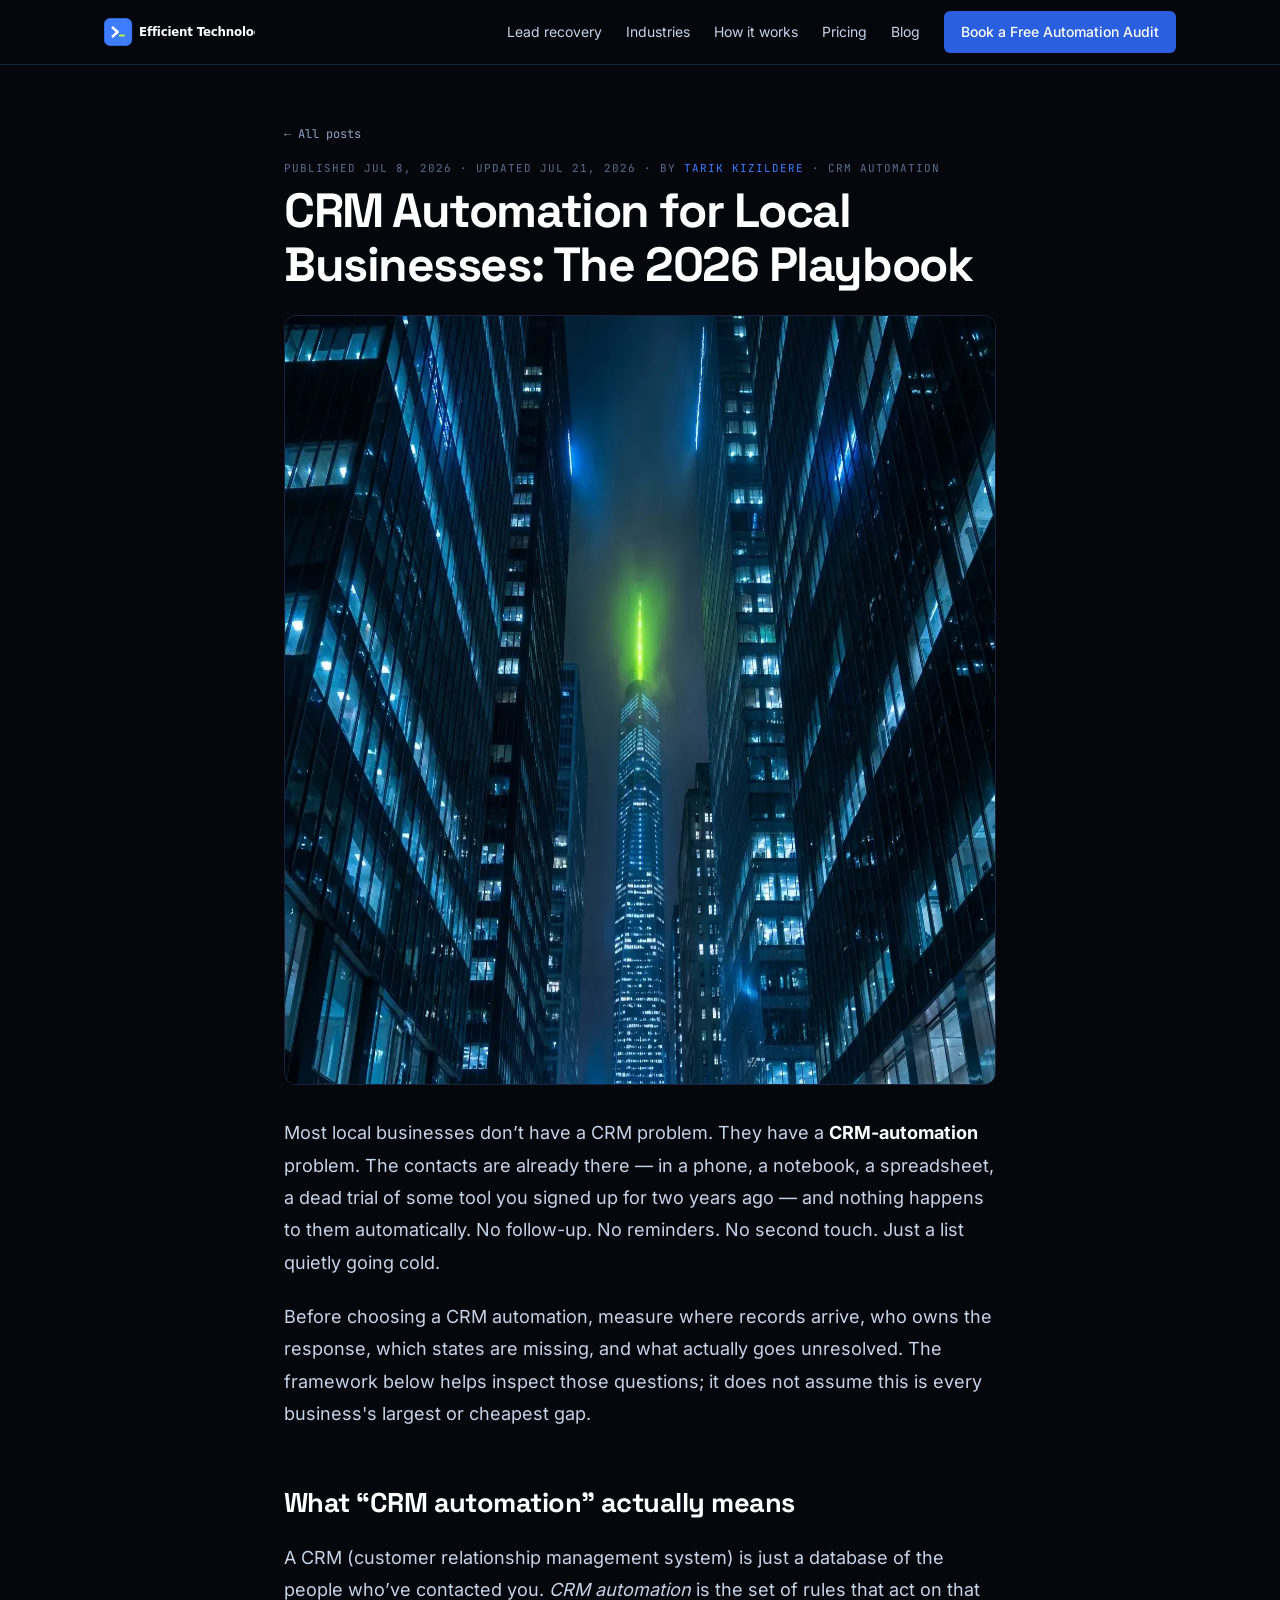
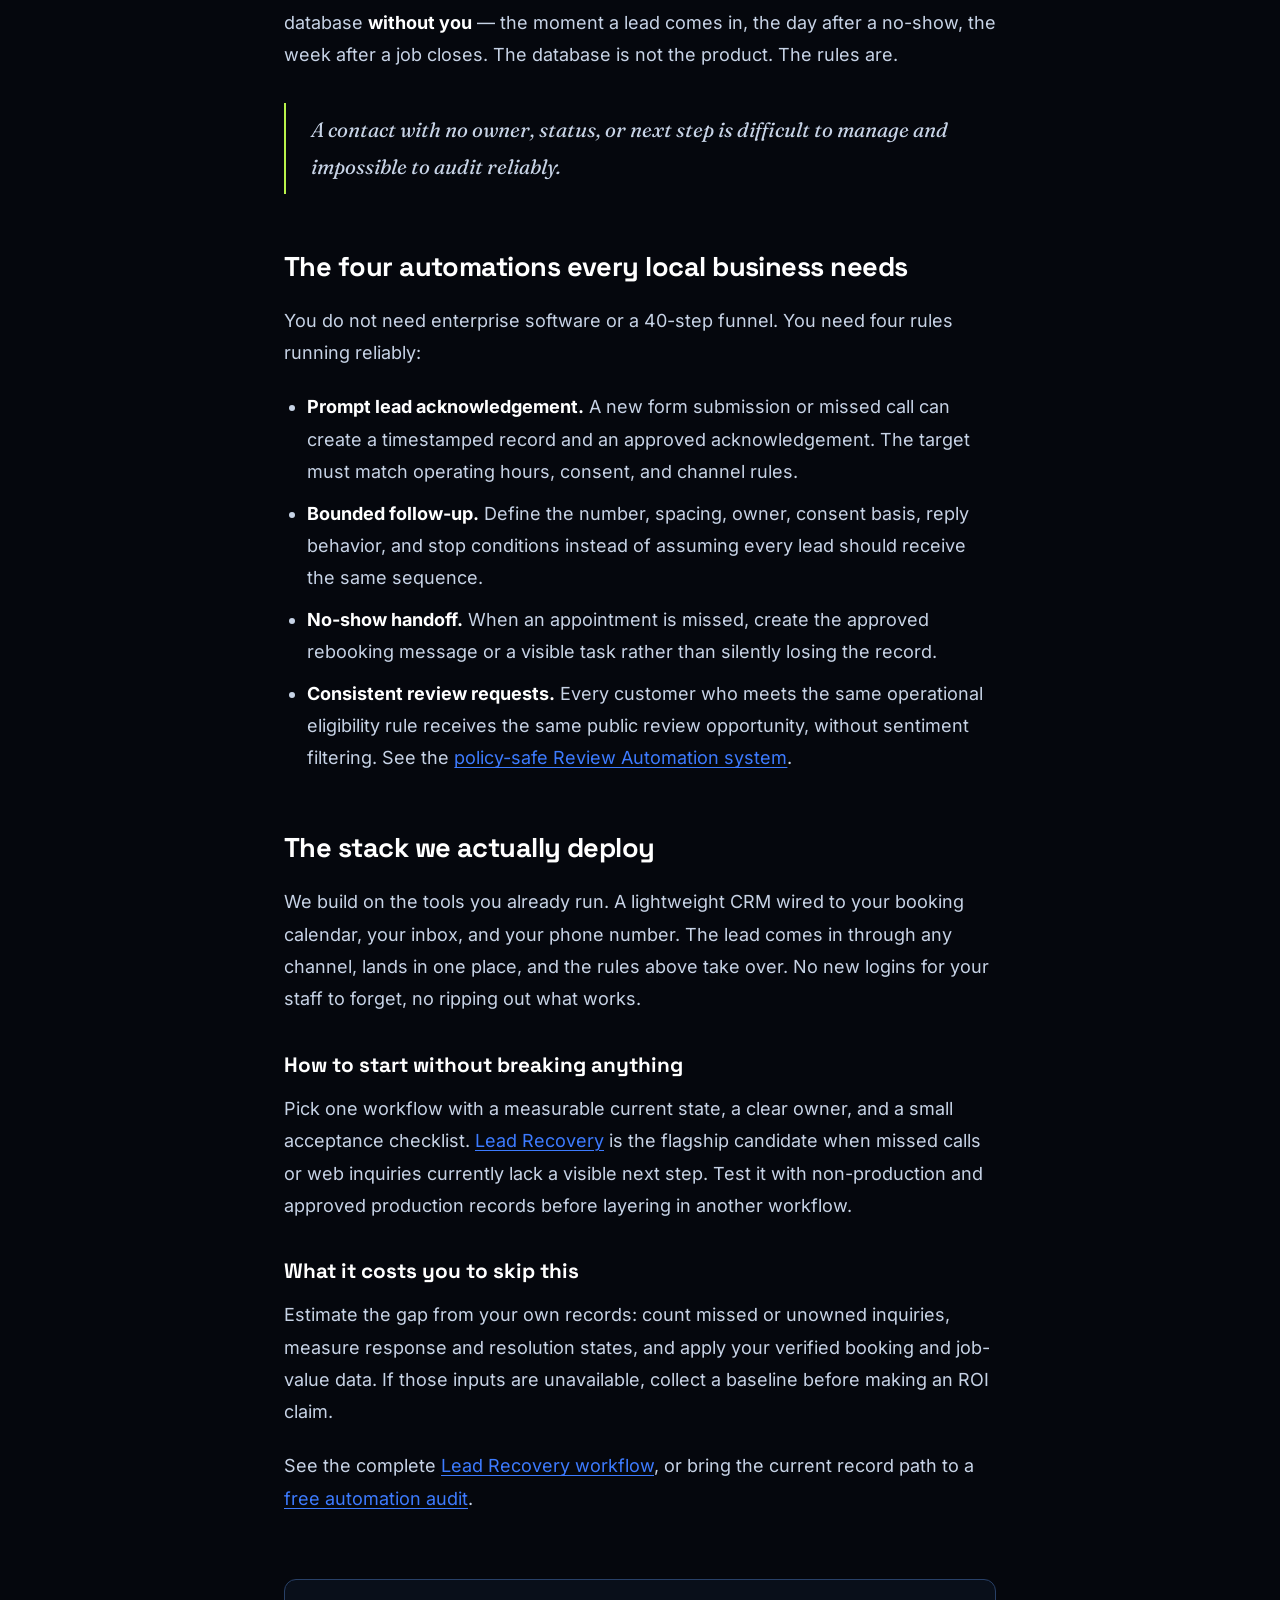
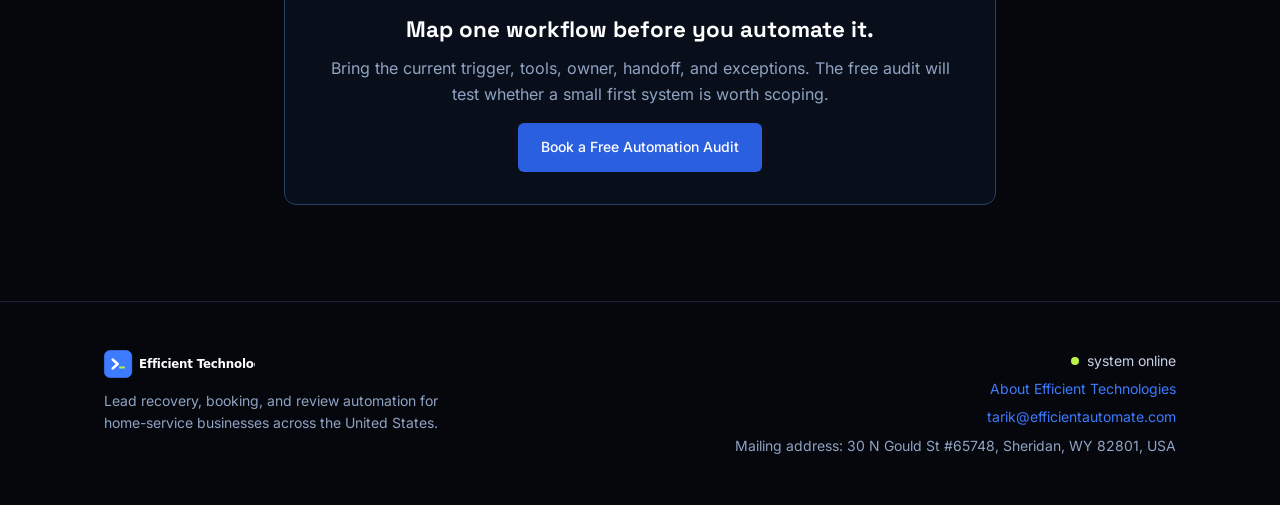
<file: blog/crm-automation-local-business/index.html>
<!doctype html>
<html lang="en">
<head>
<meta charset="utf-8">
<meta name="viewport" content="width=device-width, initial-scale=1">
<title>CRM Automation for Local Businesses: The 2026 Playbook | Efficient Technologies</title>
<meta name="description" content="A practical framework for connecting lead intake, status, follow-up, booking, and review-request handoffs in a small local business.">
<meta name="robots" content="index, follow, max-image-preview:large">
<link rel="canonical" href="https://efficientautomate.com/blog/crm-automation-local-business/">
<meta property="og:type" content="article">
<meta property="og:title" content="CRM Automation for Local Businesses: The 2026 Playbook | Efficient Technologies">
<meta property="og:description" content="A practical framework for connecting lead intake, status, follow-up, booking, and review-request handoffs in a small local business.">
<meta property="og:url" content="https://efficientautomate.com/blog/crm-automation-local-business/">
<meta property="og:image" content="https://efficientautomate.com/assets/og-v20260714.jpg">
<meta property="og:image:alt" content="Efficient Technologies automation systems">
<meta name="twitter:card" content="summary_large_image">
<meta name="twitter:title" content="CRM Automation for Local Businesses: The 2026 Playbook | Efficient Technologies">
<meta name="twitter:description" content="A practical framework for connecting lead intake, status, follow-up, booking, and review-request handoffs in a small local business.">
<meta name="twitter:image" content="https://efficientautomate.com/assets/og-v20260714.jpg">
<meta name="twitter:image:alt" content="Efficient Technologies automation systems">
<link rel="icon" type="image/svg+xml" href="/assets/logo/favicon.svg">
<link rel="preload" href="/assets/fonts/inter-latin-v20260714.woff2" as="font" type="font/woff2" crossorigin>
<link rel="preload" href="/assets/fonts/space-grotesk-latin-v20260714.woff2" as="font" type="font/woff2" crossorigin>
<link rel="stylesheet" href="/assets/tokens.css?v=4">
<link rel="stylesheet" href="/css/styles.css?v=5">
<script type="application/ld+json">
{
  "@context": "https://schema.org",
  "@type": "BlogPosting",
  "@id": "https://efficientautomate.com/blog/crm-automation-local-business/#article",
  "url": "https://efficientautomate.com/blog/crm-automation-local-business/",
  "headline": "CRM Automation for Local Businesses: The 2026 Playbook",
  "description": "A practical framework for connecting lead intake, status, follow-up, booking, and review-request handoffs in a small local business.",
  "datePublished": "2026-07-08",
  "dateModified": "2026-07-21",
  "image": "https://efficientautomate.com/assets/art/tower.webp",
  "author": { "@type": "Person", "@id": "https://efficientautomate.com/about/#tarik-kizildere", "name": "Tarik Kizildere", "url": "https://efficientautomate.com/about/" },
  "publisher": { "@type": "Organization", "@id": "https://efficientautomate.com/#organization", "name": "Efficient Technologies", "url": "https://efficientautomate.com/", "logo": { "@type": "ImageObject", "url": "https://efficientautomate.com/assets/og-v20260714.jpg" } },
  "isPartOf": { "@type": "Blog", "@id": "https://efficientautomate.com/blog/#blog", "name": "Efficient Technologies Field Notes", "url": "https://efficientautomate.com/blog/" },
  "mainEntityOfPage": { "@type": "WebPage", "@id": "https://efficientautomate.com/blog/crm-automation-local-business/" },
  "inLanguage": "en-US"
}
</script>
</head>
<body class="blog-body">
<header id="nav" class="nav scrolled"><div class="nav-inner container"><a class="nav-logo" href="/" aria-label="Efficient Technologies home"><img src="/assets/logo/lockup-reversed.svg" alt="Efficient Technologies" width="344" height="64"></a><nav class="nav-links" aria-label="Primary"><a href="/solutions/lead-recovery-automation/">Lead recovery</a><a href="/#industries">Industries</a><a href="/#how">How it works</a><a href="/#pricing">Pricing</a><a href="/blog/">Blog</a><a class="btn btn-primary btn-sm" href="https://cal.com/efficientautomate?utm_source=efficientautomate&amp;utm_medium=website&amp;utm_campaign=home-service-automation&amp;utm_content=secondary-header">Book a Free Automation Audit</a></nav></div></header>
<main class="blog-main">
  <article class="post-single">
    <div class="post-narrow">
      <a class="post-back" href="/blog/">← All posts</a>
      <div class="post-meta">Published <time datetime="2026-07-08">Jul 8, 2026</time> · Updated <time datetime="2026-07-21">Jul 21, 2026</time> · By <a href="/about/">Tarik Kizildere</a> · CRM Automation</div>
      <h1 class="post-title">CRM Automation for Local Businesses: The 2026 Playbook</h1>
      <div class="post-hero"><img src="/assets/art/tower.webp" alt="Night city skyline representing connected CRM automation workflows" width="1376" height="768" decoding="async"></div>
      <div class="post-content">
<p>Most local businesses don&rsquo;t have a CRM problem. They have a <strong>CRM-automation</strong> problem. The contacts are already there &mdash; in a phone, a notebook, a spreadsheet, a dead trial of some tool you signed up for two years ago &mdash; and nothing happens to them automatically. No follow-up. No reminders. No second touch. Just a list quietly going cold.</p>
<p>Before choosing a CRM automation, measure where records arrive, who owns the response, which states are missing, and what actually goes unresolved. The framework below helps inspect those questions; it does not assume this is every business's largest or cheapest gap.</p>
<h2>What &ldquo;CRM automation&rdquo; actually means</h2>
<p>A CRM (customer relationship management system) is just a database of the people who&rsquo;ve contacted you. <em>CRM automation</em> is the set of rules that act on that database <strong>without you</strong> &mdash; the moment a lead comes in, the day after a no-show, the week after a job closes. The database is not the product. The rules are.</p>
<blockquote>A contact with no owner, status, or next step is difficult to manage and impossible to audit reliably.</blockquote>
<h2>The four automations every local business needs</h2>
<p>You do not need enterprise software or a 40-step funnel. You need four rules running reliably:</p>
<ul>
<li><strong>Prompt lead acknowledgement.</strong> A new form submission or missed call can create a timestamped record and an approved acknowledgement. The target must match operating hours, consent, and channel rules.</li>
<li><strong>Bounded follow-up.</strong> Define the number, spacing, owner, consent basis, reply behavior, and stop conditions instead of assuming every lead should receive the same sequence.</li>
<li><strong>No-show handoff.</strong> When an appointment is missed, create the approved rebooking message or a visible task rather than silently losing the record.</li>
<li><strong>Consistent review requests.</strong> Every customer who meets the same operational eligibility rule receives the same public review opportunity, without sentiment filtering. See the <a href="/solutions/review-automation/">policy-safe Review Automation system</a>.</li>
</ul>
<h2>The stack we actually deploy</h2>
<p>We build on the tools you already run. A lightweight CRM wired to your booking calendar, your inbox, and your phone number. The lead comes in through any channel, lands in one place, and the rules above take over. No new logins for your staff to forget, no ripping out what works.</p>
<h3>How to start without breaking anything</h3>
<p>Pick one workflow with a measurable current state, a clear owner, and a small acceptance checklist. <a href="/solutions/lead-recovery-automation/">Lead Recovery</a> is the flagship candidate when missed calls or web inquiries currently lack a visible next step. Test it with non-production and approved production records before layering in another workflow.</p>
<h3>What it costs you to skip this</h3>
<p>Estimate the gap from your own records: count missed or unowned inquiries, measure response and resolution states, and apply your verified booking and job-value data. If those inputs are unavailable, collect a baseline before making an ROI claim.</p>
<p>See the complete <a href="/solutions/lead-recovery-automation/">Lead Recovery workflow</a>, or bring the current record path to a <a href="https://cal.com/efficientautomate?utm_source=efficientautomate&amp;utm_medium=website&amp;utm_campaign=home-service-automation&amp;utm_content=article-crm-inline">free automation audit</a>.</p>
</div>
      <div class="post-cta"><h3>Map one workflow before you automate it.</h3><p>Bring the current trigger, tools, owner, handoff, and exceptions. The free audit will test whether a small first system is worth scoping.</p><a class="btn btn-primary" href="https://cal.com/efficientautomate?utm_source=efficientautomate&amp;utm_medium=website&amp;utm_campaign=home-service-automation&amp;utm_content=article-crm">Book a Free Automation Audit</a></div>
    </div>
  </article>
</main>
<footer class="footer"><div class="container footer-inner"><div class="footer-brand"><img src="/assets/logo/lockup-reversed.svg" alt="Efficient Technologies" width="344" height="64" loading="lazy" decoding="async"><p>Lead recovery, booking, and review automation for home-service businesses across the United States.</p></div><div class="footer-meta"><p><span class="live-dot"></span> system online</p><p><a href="/about/">About Efficient Technologies</a></p><p><a href="mailto:tarik@efficientautomate.com">tarik@efficientautomate.com</a></p><p class="muted">Mailing address: 30 N Gould St #65748, Sheridan, WY 82801, USA</p></div></div></footer>
</body>
</html>
</file>
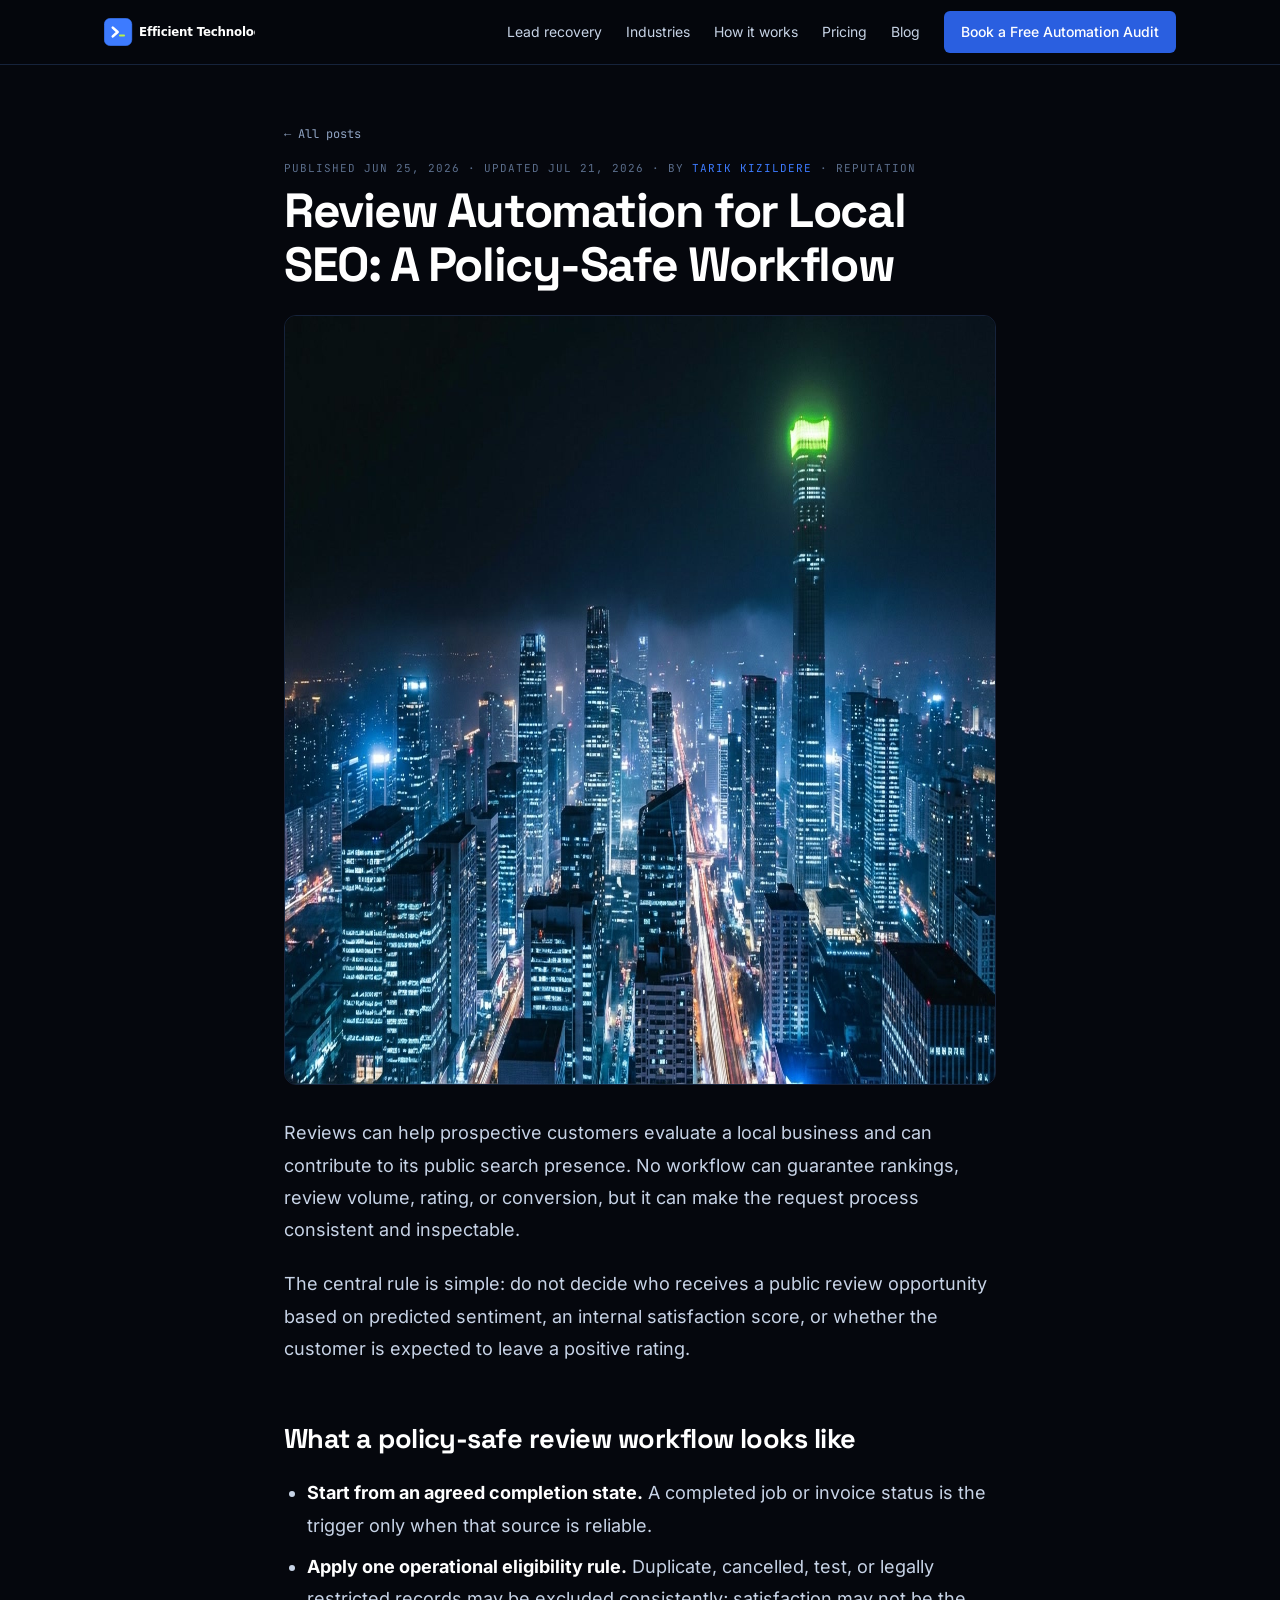
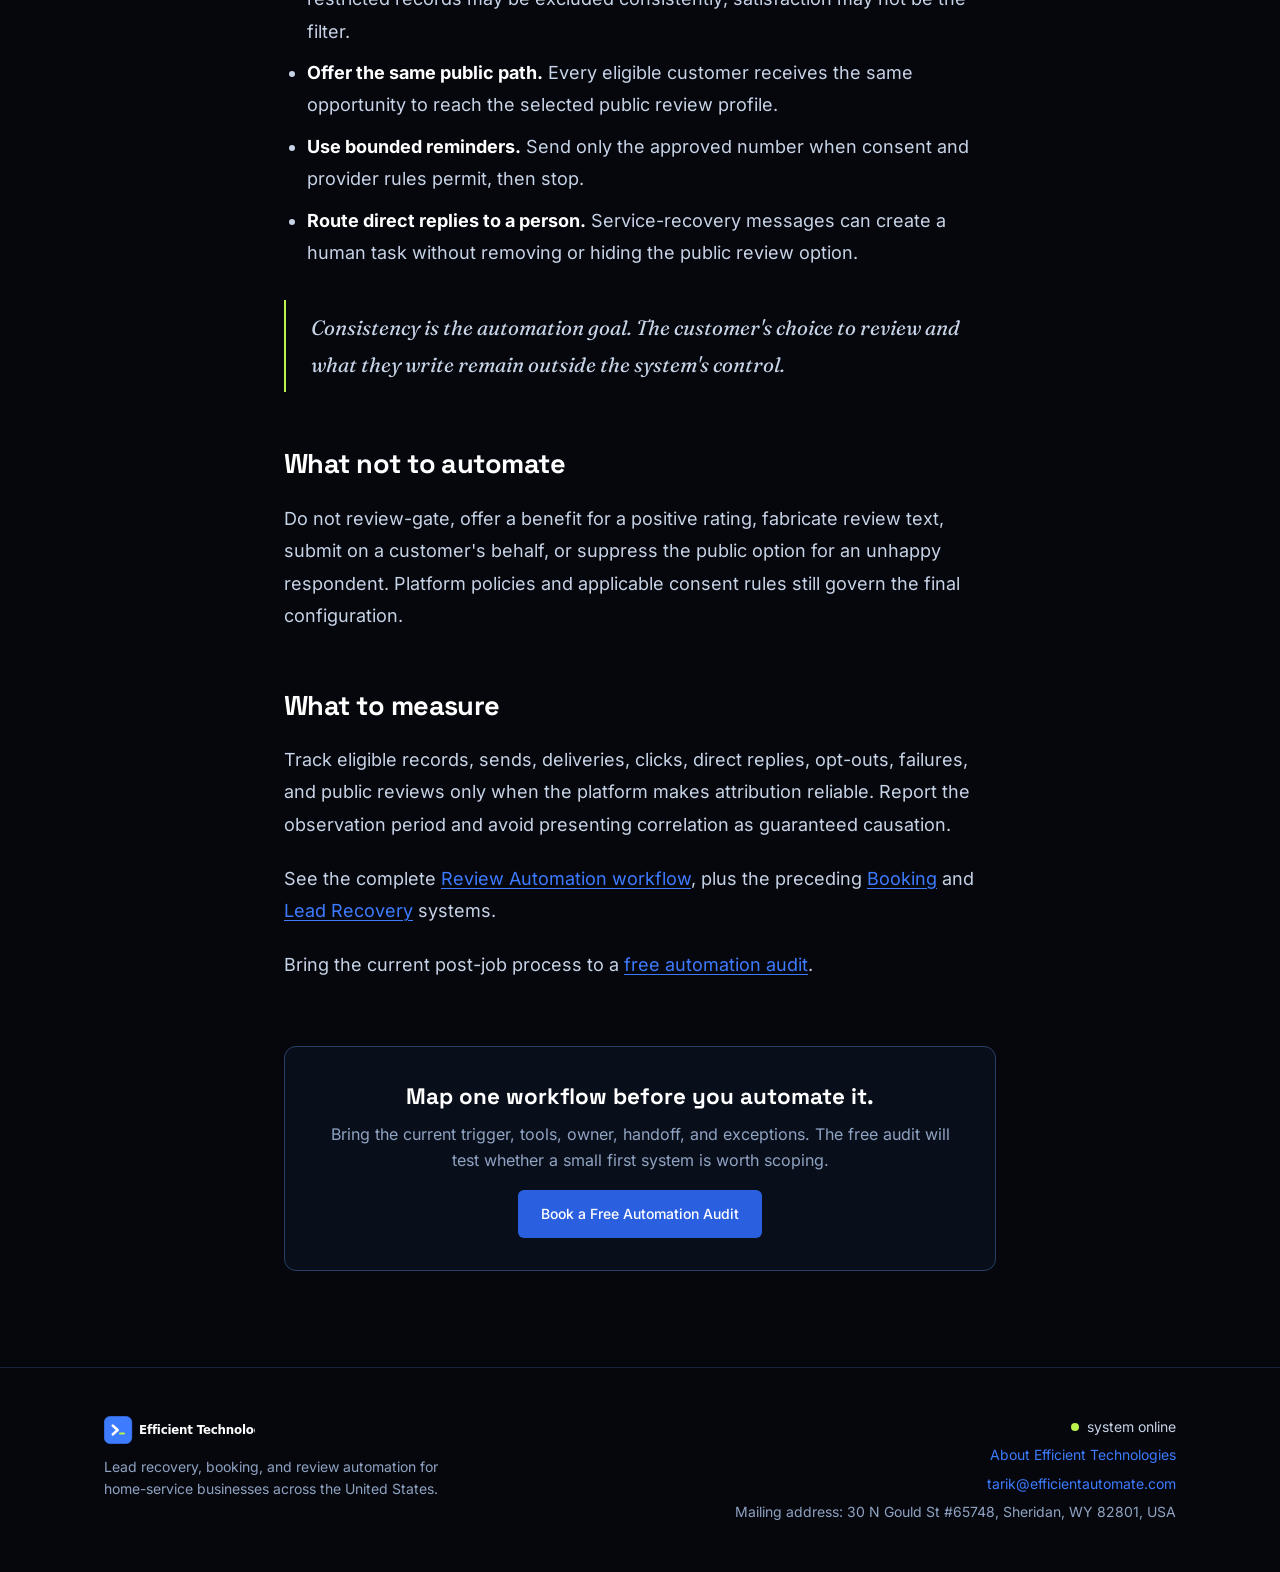
<file: blog/review-automation-local-seo/index.html>
<!doctype html>
<html lang="en">
<head>
<meta charset="utf-8">
<meta name="viewport" content="width=device-width, initial-scale=1">
<title>Review Automation for Local SEO: A Policy-Safe Workflow | Efficient Technologies</title>
<meta name="description" content="How to send consistent post-job review requests without sentiment filtering, review gating, fabricated content, or positive-review incentives.">
<meta name="robots" content="index, follow, max-image-preview:large">
<link rel="canonical" href="https://efficientautomate.com/blog/review-automation-local-seo/">
<meta property="og:type" content="article">
<meta property="og:title" content="Review Automation for Local SEO: A Policy-Safe Workflow | Efficient Technologies">
<meta property="og:description" content="How to send consistent post-job review requests without sentiment filtering, review gating, fabricated content, or positive-review incentives.">
<meta property="og:url" content="https://efficientautomate.com/blog/review-automation-local-seo/">
<meta property="og:image" content="https://efficientautomate.com/assets/og-v20260714.jpg">
<meta property="og:image:alt" content="Efficient Technologies automation systems">
<meta name="twitter:card" content="summary_large_image">
<meta name="twitter:title" content="Review Automation for Local SEO: A Policy-Safe Workflow | Efficient Technologies">
<meta name="twitter:description" content="How to send consistent post-job review requests without sentiment filtering, review gating, fabricated content, or positive-review incentives.">
<meta name="twitter:image" content="https://efficientautomate.com/assets/og-v20260714.jpg">
<meta name="twitter:image:alt" content="Efficient Technologies automation systems">
<link rel="icon" type="image/svg+xml" href="/assets/logo/favicon.svg">
<link rel="preload" href="/assets/fonts/inter-latin-v20260714.woff2" as="font" type="font/woff2" crossorigin>
<link rel="preload" href="/assets/fonts/space-grotesk-latin-v20260714.woff2" as="font" type="font/woff2" crossorigin>
<link rel="stylesheet" href="/assets/tokens.css?v=4">
<link rel="stylesheet" href="/css/styles.css?v=5">
<script type="application/ld+json">
{
  "@context": "https://schema.org",
  "@type": "BlogPosting",
  "@id": "https://efficientautomate.com/blog/review-automation-local-seo/#article",
  "url": "https://efficientautomate.com/blog/review-automation-local-seo/",
  "headline": "Review Automation for Local SEO: A Policy-Safe Workflow",
  "description": "How to send consistent post-job review requests without sentiment filtering, review gating, fabricated content, or positive-review incentives.",
  "datePublished": "2026-06-25",
  "dateModified": "2026-07-21",
  "image": "https://efficientautomate.com/assets/og-v20260714.jpg",
  "author": { "@type": "Person", "@id": "https://efficientautomate.com/about/#tarik-kizildere", "name": "Tarik Kizildere", "url": "https://efficientautomate.com/about/" },
  "publisher": { "@type": "Organization", "@id": "https://efficientautomate.com/#organization", "name": "Efficient Technologies", "url": "https://efficientautomate.com/", "logo": { "@type": "ImageObject", "url": "https://efficientautomate.com/assets/og-v20260714.jpg" } },
  "isPartOf": { "@type": "Blog", "@id": "https://efficientautomate.com/blog/#blog", "name": "Efficient Technologies Field Notes", "url": "https://efficientautomate.com/blog/" },
  "mainEntityOfPage": { "@type": "WebPage", "@id": "https://efficientautomate.com/blog/review-automation-local-seo/" },
  "inLanguage": "en-US"
}
</script>
</head>
<body class="blog-body">
<header id="nav" class="nav scrolled"><div class="nav-inner container"><a class="nav-logo" href="/" aria-label="Efficient Technologies home"><img src="/assets/logo/lockup-reversed.svg" alt="Efficient Technologies" width="344" height="64"></a><nav class="nav-links" aria-label="Primary"><a href="/solutions/lead-recovery-automation/">Lead recovery</a><a href="/#industries">Industries</a><a href="/#how">How it works</a><a href="/#pricing">Pricing</a><a href="/blog/">Blog</a><a class="btn btn-primary btn-sm" href="https://cal.com/efficientautomate?utm_source=efficientautomate&amp;utm_medium=website&amp;utm_campaign=home-service-automation&amp;utm_content=secondary-header">Book a Free Automation Audit</a></nav></div></header>
<main class="blog-main">
  <article class="post-single">
    <div class="post-narrow">
      <a class="post-back" href="/blog/">← All posts</a>
      <div class="post-meta">Published <time datetime="2026-06-25">Jun 25, 2026</time> · Updated <time datetime="2026-07-21">Jul 21, 2026</time> · By <a href="/about/">Tarik Kizildere</a> · Reputation</div>
      <h1 class="post-title">Review Automation for Local SEO: A Policy-Safe Workflow</h1>
      <div class="post-hero"><img src="/assets/og-v20260714.jpg" alt="Efficient Technologies automation systems" width="1376" height="768" decoding="async"></div>
      <div class="post-content">
<p>Reviews can help prospective customers evaluate a local business and can contribute to its public search presence. No workflow can guarantee rankings, review volume, rating, or conversion, but it can make the request process consistent and inspectable.</p>
<p>The central rule is simple: do not decide who receives a public review opportunity based on predicted sentiment, an internal satisfaction score, or whether the customer is expected to leave a positive rating.</p>
<h2>What a policy-safe review workflow looks like</h2>
<ul>
<li><strong>Start from an agreed completion state.</strong> A completed job or invoice status is the trigger only when that source is reliable.</li>
<li><strong>Apply one operational eligibility rule.</strong> Duplicate, cancelled, test, or legally restricted records may be excluded consistently; satisfaction may not be the filter.</li>
<li><strong>Offer the same public path.</strong> Every eligible customer receives the same opportunity to reach the selected public review profile.</li>
<li><strong>Use bounded reminders.</strong> Send only the approved number when consent and provider rules permit, then stop.</li>
<li><strong>Route direct replies to a person.</strong> Service-recovery messages can create a human task without removing or hiding the public review option.</li>
</ul>
<blockquote>Consistency is the automation goal. The customer's choice to review and what they write remain outside the system's control.</blockquote>
<h2>What not to automate</h2>
<p>Do not review-gate, offer a benefit for a positive rating, fabricate review text, submit on a customer's behalf, or suppress the public option for an unhappy respondent. Platform policies and applicable consent rules still govern the final configuration.</p>
<h2>What to measure</h2>
<p>Track eligible records, sends, deliveries, clicks, direct replies, opt-outs, failures, and public reviews only when the platform makes attribution reliable. Report the observation period and avoid presenting correlation as guaranteed causation.</p>
<p>See the complete <a href="/solutions/review-automation/">Review Automation workflow</a>, plus the preceding <a href="/solutions/booking-automation/">Booking</a> and <a href="/solutions/lead-recovery-automation/">Lead Recovery</a> systems.</p>
<p>Bring the current post-job process to a <a href="https://cal.com/efficientautomate?utm_source=efficientautomate&amp;utm_medium=website&amp;utm_campaign=home-service-automation&amp;utm_content=article-reviews-inline">free automation audit</a>.</p>
</div>
      <div class="post-cta"><h3>Map one workflow before you automate it.</h3><p>Bring the current trigger, tools, owner, handoff, and exceptions. The free audit will test whether a small first system is worth scoping.</p><a class="btn btn-primary" href="https://cal.com/efficientautomate?utm_source=efficientautomate&amp;utm_medium=website&amp;utm_campaign=home-service-automation&amp;utm_content=article-reviews">Book a Free Automation Audit</a></div>
    </div>
  </article>
</main>
<footer class="footer"><div class="container footer-inner"><div class="footer-brand"><img src="/assets/logo/lockup-reversed.svg" alt="Efficient Technologies" width="344" height="64" loading="lazy" decoding="async"><p>Lead recovery, booking, and review automation for home-service businesses across the United States.</p></div><div class="footer-meta"><p><span class="live-dot"></span> system online</p><p><a href="/about/">About Efficient Technologies</a></p><p><a href="mailto:tarik@efficientautomate.com">tarik@efficientautomate.com</a></p><p class="muted">Mailing address: 30 N Gould St #65748, Sheridan, WY 82801, USA</p></div></div></footer>
</body>
</html>
</file>
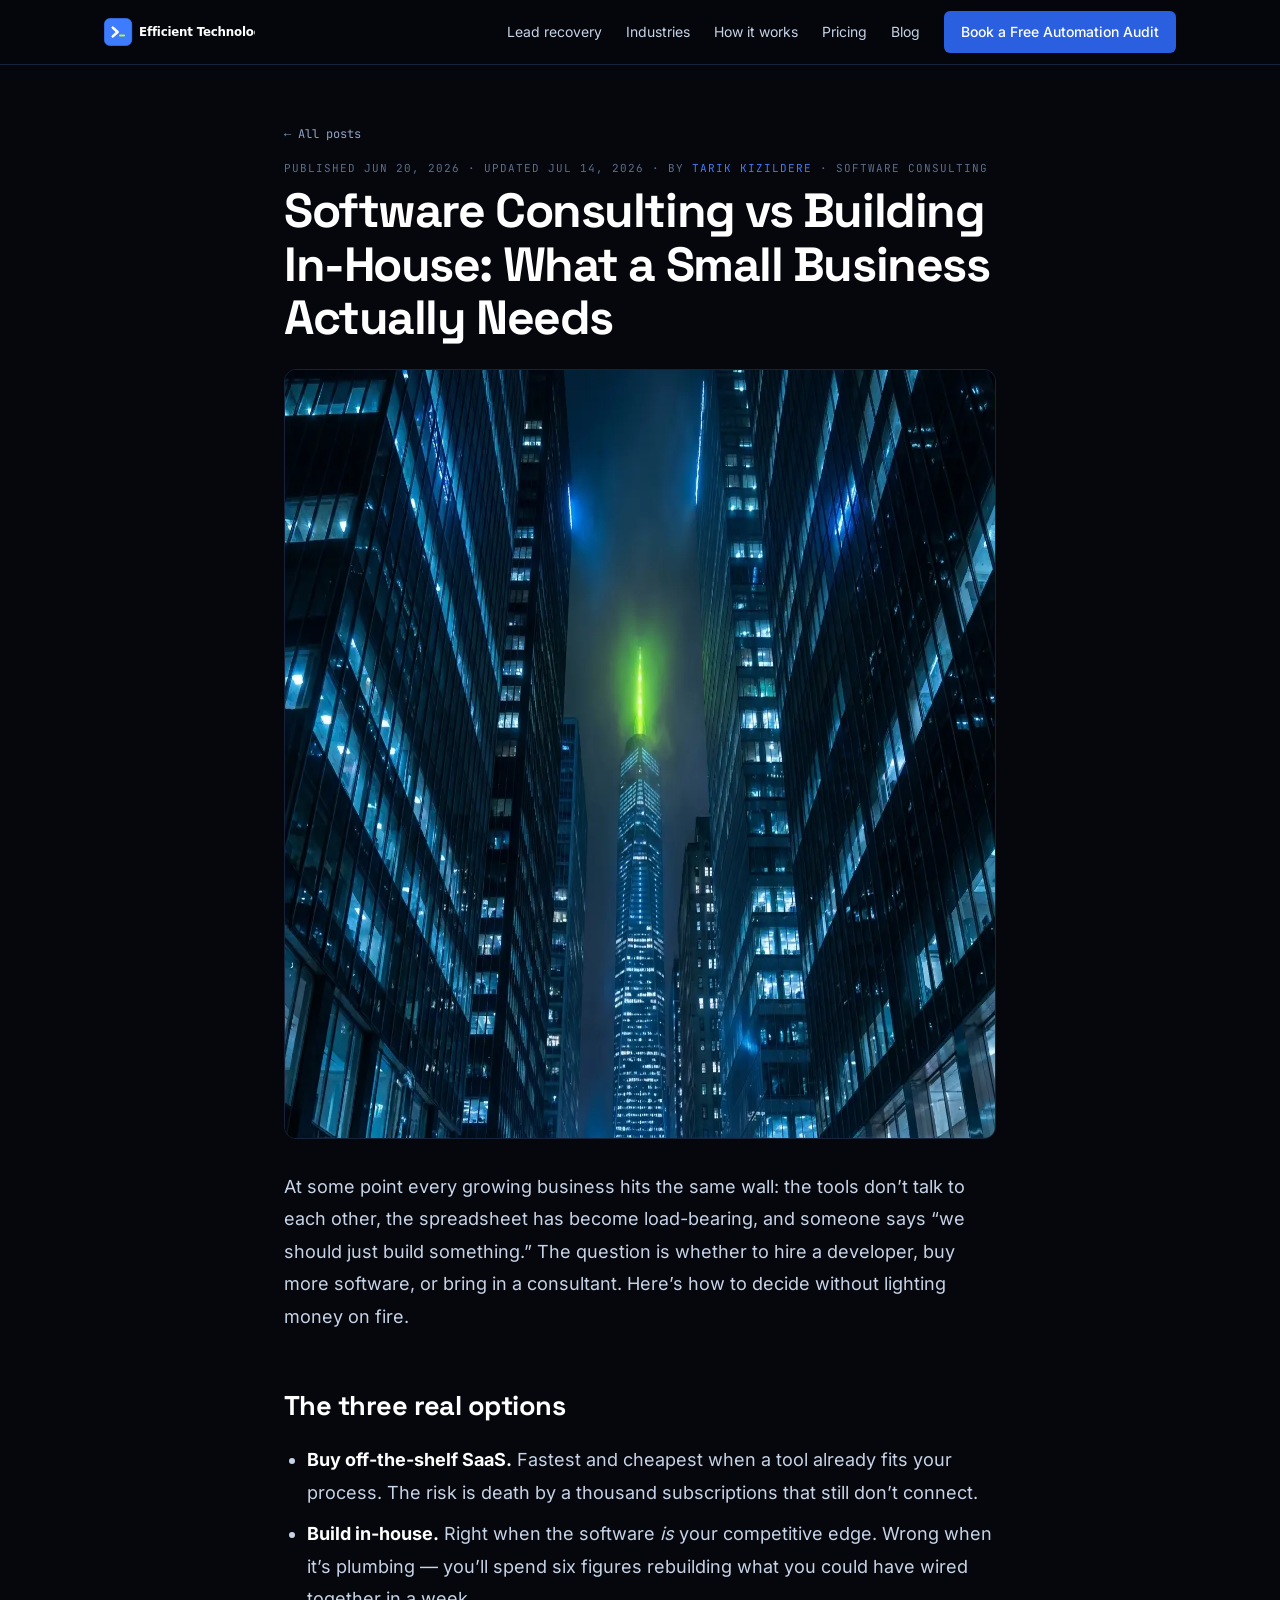
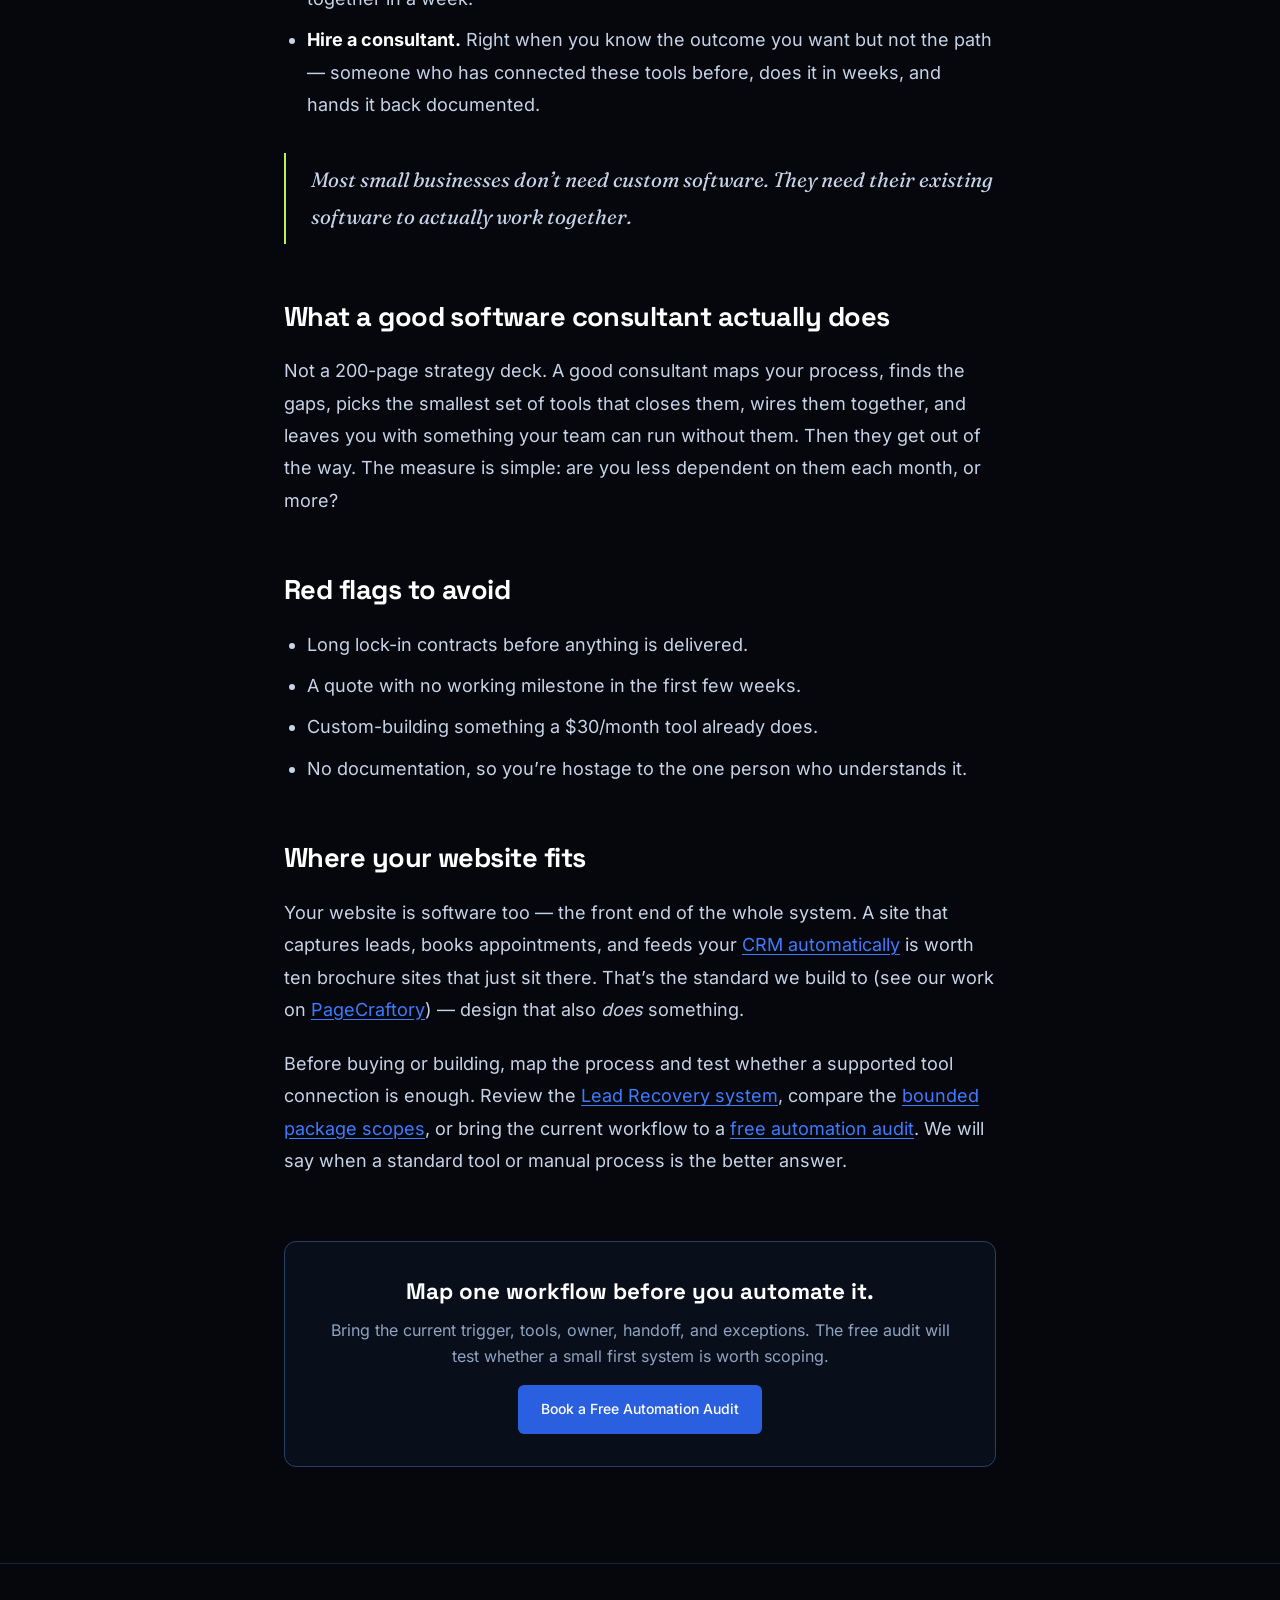
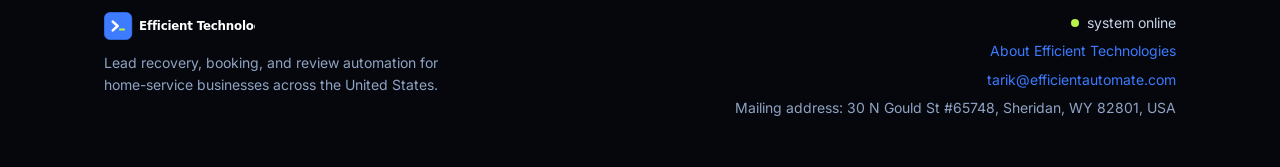
<file: blog/software-consulting-vs-in-house/index.html>
<!doctype html>
<html lang="en">
<head>
<meta charset="utf-8">
<meta name="viewport" content="width=device-width, initial-scale=1">
<title>Software Consulting vs Building In-House: What a Small Business Actually Needs | Efficient Technologies</title>
<meta name="description" content="Hire a developer, buy more SaaS, or bring in a consultant? Most small businesses don&#x27;t need custom software — they need their existing tools to work together. How to decide, and the red flags to avoid.">
<meta name="robots" content="index, follow, max-image-preview:large">
<link rel="canonical" href="https://efficientautomate.com/blog/software-consulting-vs-in-house/">
<meta property="og:type" content="article">
<meta property="og:title" content="Software Consulting vs Building In-House: What a Small Business Actually Needs | Efficient Technologies">
<meta property="og:description" content="Hire a developer, buy more SaaS, or bring in a consultant? Most small businesses don&#x27;t need custom software — they need their existing tools to work together. How to decide, and the red flags to avoid.">
<meta property="og:url" content="https://efficientautomate.com/blog/software-consulting-vs-in-house/">
<meta property="og:image" content="https://efficientautomate.com/assets/og-v20260714.jpg">
<meta property="og:image:alt" content="Efficient Technologies automation systems">
<meta name="twitter:card" content="summary_large_image">
<meta name="twitter:title" content="Software Consulting vs Building In-House: What a Small Business Actually Needs | Efficient Technologies">
<meta name="twitter:description" content="Hire a developer, buy more SaaS, or bring in a consultant? Most small businesses don&#x27;t need custom software — they need their existing tools to work together. How to decide, and the red flags to avoid.">
<meta name="twitter:image" content="https://efficientautomate.com/assets/og-v20260714.jpg">
<meta name="twitter:image:alt" content="Efficient Technologies automation systems">
<link rel="icon" type="image/svg+xml" href="/assets/logo/favicon.svg">
<link rel="preload" href="/assets/fonts/inter-latin-v20260714.woff2" as="font" type="font/woff2" crossorigin>
<link rel="preload" href="/assets/fonts/space-grotesk-latin-v20260714.woff2" as="font" type="font/woff2" crossorigin>
<link rel="stylesheet" href="/assets/tokens.css?v=4">
<link rel="stylesheet" href="/css/styles.css?v=5">
<script type="application/ld+json">
{
  "@context": "https://schema.org",
  "@type": "BlogPosting",
  "@id": "https://efficientautomate.com/blog/software-consulting-vs-in-house/#article",
  "url": "https://efficientautomate.com/blog/software-consulting-vs-in-house/",
  "headline": "Software Consulting vs Building In-House: What a Small Business Actually Needs",
  "description": "Hire a developer, buy more SaaS, or bring in a consultant? Most small businesses don't need custom software — they need their existing tools to work together. How to decide, and the red flags to avoid.",
  "datePublished": "2026-06-20",
  "dateModified": "2026-07-14",
  "image": "https://efficientautomate.com/assets/art/tower.webp",
  "author": { "@type": "Person", "@id": "https://efficientautomate.com/about/#tarik-kizildere", "name": "Tarik Kizildere", "url": "https://efficientautomate.com/about/" },
  "publisher": { "@type": "Organization", "@id": "https://efficientautomate.com/#organization", "name": "Efficient Technologies", "url": "https://efficientautomate.com/", "logo": { "@type": "ImageObject", "url": "https://efficientautomate.com/assets/og-v20260714.jpg" } },
  "isPartOf": { "@type": "Blog", "@id": "https://efficientautomate.com/blog/#blog", "name": "Efficient Technologies Field Notes", "url": "https://efficientautomate.com/blog/" },
  "mainEntityOfPage": { "@type": "WebPage", "@id": "https://efficientautomate.com/blog/software-consulting-vs-in-house/" },
  "inLanguage": "en-US"
}
</script>
</head>
<body class="blog-body">
<header id="nav" class="nav scrolled"><div class="nav-inner container"><a class="nav-logo" href="/" aria-label="Efficient Technologies home"><img src="/assets/logo/lockup-reversed.svg" alt="Efficient Technologies" width="344" height="64"></a><nav class="nav-links" aria-label="Primary"><a href="/solutions/lead-recovery-automation/">Lead recovery</a><a href="/#industries">Industries</a><a href="/#how">How it works</a><a href="/#pricing">Pricing</a><a href="/blog/">Blog</a><a class="btn btn-primary btn-sm" href="https://cal.com/efficientautomate?utm_source=efficientautomate&amp;utm_medium=website&amp;utm_campaign=home-service-automation&amp;utm_content=secondary-header">Book a Free Automation Audit</a></nav></div></header>
<main class="blog-main">
  <article class="post-single">
    <div class="post-narrow">
      <a class="post-back" href="/blog/">← All posts</a>
      <div class="post-meta">Published <time datetime="2026-06-20">Jun 20, 2026</time> · Updated <time datetime="2026-07-14">Jul 14, 2026</time> · By <a href="/about/">Tarik Kizildere</a> · Software Consulting</div>
      <h1 class="post-title">Software Consulting vs Building In-House: What a Small Business Actually Needs</h1>
      <div class="post-hero"><img src="/assets/art/tower.webp" alt="Night city systems representing connected software tools" width="1376" height="768" decoding="async"></div>
      <div class="post-content">
<p>At some point every growing business hits the same wall: the tools don&rsquo;t talk to each other, the spreadsheet has become load-bearing, and someone says &ldquo;we should just build something.&rdquo; The question is whether to hire a developer, buy more software, or bring in a consultant. Here&rsquo;s how to decide without lighting money on fire.</p>
<h2>The three real options</h2>
<ul>
<li><strong>Buy off-the-shelf SaaS.</strong> Fastest and cheapest when a tool already fits your process. The risk is death by a thousand subscriptions that still don&rsquo;t connect.</li>
<li><strong>Build in-house.</strong> Right when the software <em>is</em> your competitive edge. Wrong when it&rsquo;s plumbing &mdash; you&rsquo;ll spend six figures rebuilding what you could have wired together in a week.</li>
<li><strong>Hire a consultant.</strong> Right when you know the outcome you want but not the path &mdash; someone who has connected these tools before, does it in weeks, and hands it back documented.</li>
</ul>
<blockquote>Most small businesses don&rsquo;t need custom software. They need their existing software to actually work together.</blockquote>
<h2>What a good software consultant actually does</h2>
<p>Not a 200-page strategy deck. A good consultant maps your process, finds the gaps, picks the smallest set of tools that closes them, wires them together, and leaves you with something your team can run without them. Then they get out of the way. The measure is simple: are you less dependent on them each month, or more?</p>
<h2>Red flags to avoid</h2>
<ul>
<li>Long lock-in contracts before anything is delivered.</li>
<li>A quote with no working milestone in the first few weeks.</li>
<li>Custom-building something a $30/month tool already does.</li>
<li>No documentation, so you&rsquo;re hostage to the one person who understands it.</li>
</ul>
<h2>Where your website fits</h2>
<p>Your website is software too &mdash; the front end of the whole system. A site that captures leads, books appointments, and feeds your <a href="https://efficientautomate.com/blog/crm-automation-local-business/">CRM automatically</a> is worth ten brochure sites that just sit there. That&rsquo;s the standard we build to (see our work on <a href="https://pagecraftory.com" target="_blank" rel="noopener">PageCraftory</a>) &mdash; design that also <em>does</em> something.</p>
<p>Before buying or building, map the process and test whether a supported tool connection is enough. Review the <a href="/solutions/lead-recovery-automation/">Lead Recovery system</a>, compare the <a href="/#pricing">bounded package scopes</a>, or bring the current workflow to a <a href="https://cal.com/efficientautomate?utm_source=efficientautomate&amp;utm_medium=website&amp;utm_campaign=home-service-automation&amp;utm_content=article-consulting-inline">free automation audit</a>. We will say when a standard tool or manual process is the better answer.</p>
</div>
      <div class="post-cta"><h3>Map one workflow before you automate it.</h3><p>Bring the current trigger, tools, owner, handoff, and exceptions. The free audit will test whether a small first system is worth scoping.</p><a class="btn btn-primary" href="https://cal.com/efficientautomate?utm_source=efficientautomate&amp;utm_medium=website&amp;utm_campaign=home-service-automation&amp;utm_content=article-consulting">Book a Free Automation Audit</a></div>
    </div>
  </article>
</main>
<footer class="footer"><div class="container footer-inner"><div class="footer-brand"><img src="/assets/logo/lockup-reversed.svg" alt="Efficient Technologies" width="344" height="64" loading="lazy" decoding="async"><p>Lead recovery, booking, and review automation for home-service businesses across the United States.</p></div><div class="footer-meta"><p><span class="live-dot"></span> system online</p><p><a href="/about/">About Efficient Technologies</a></p><p><a href="mailto:tarik@efficientautomate.com">tarik@efficientautomate.com</a></p><p class="muted">Mailing address: 30 N Gould St #65748, Sheridan, WY 82801, USA</p></div></div></footer>
</body>
</html>
</file>
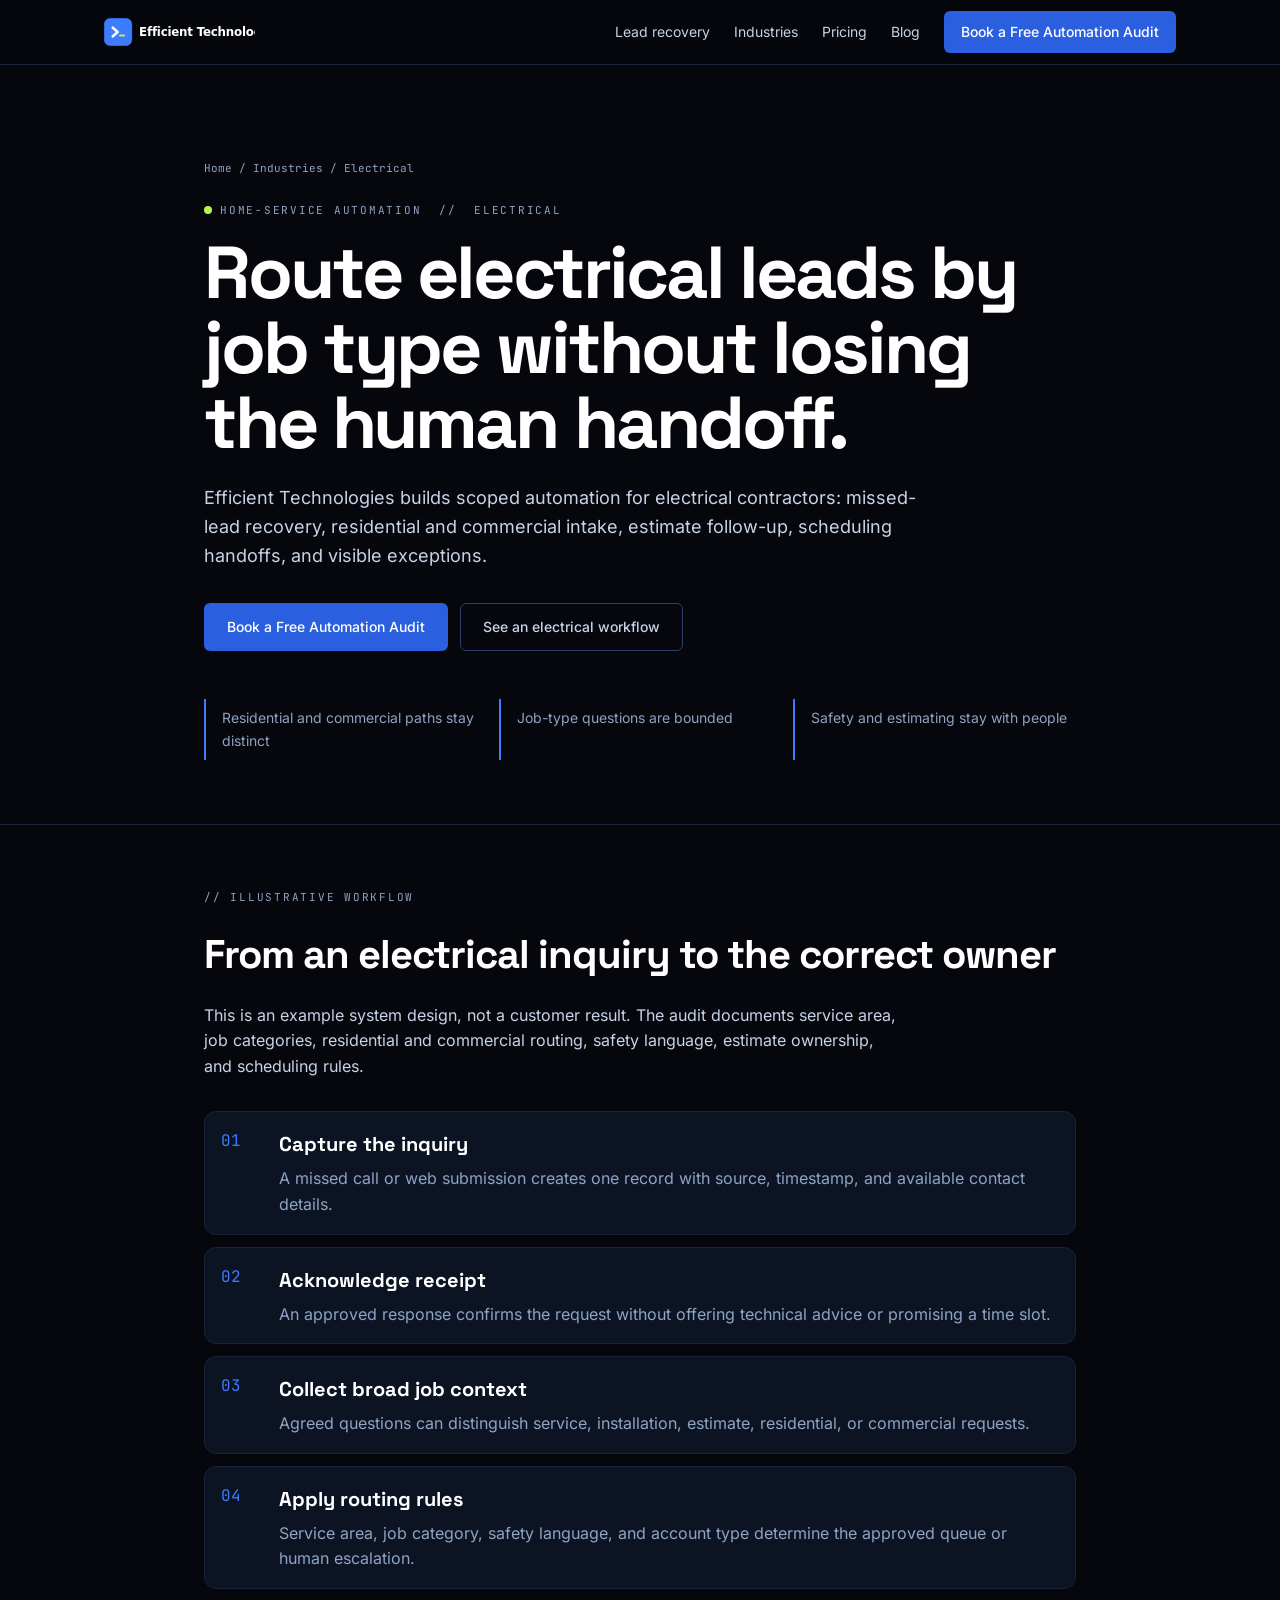
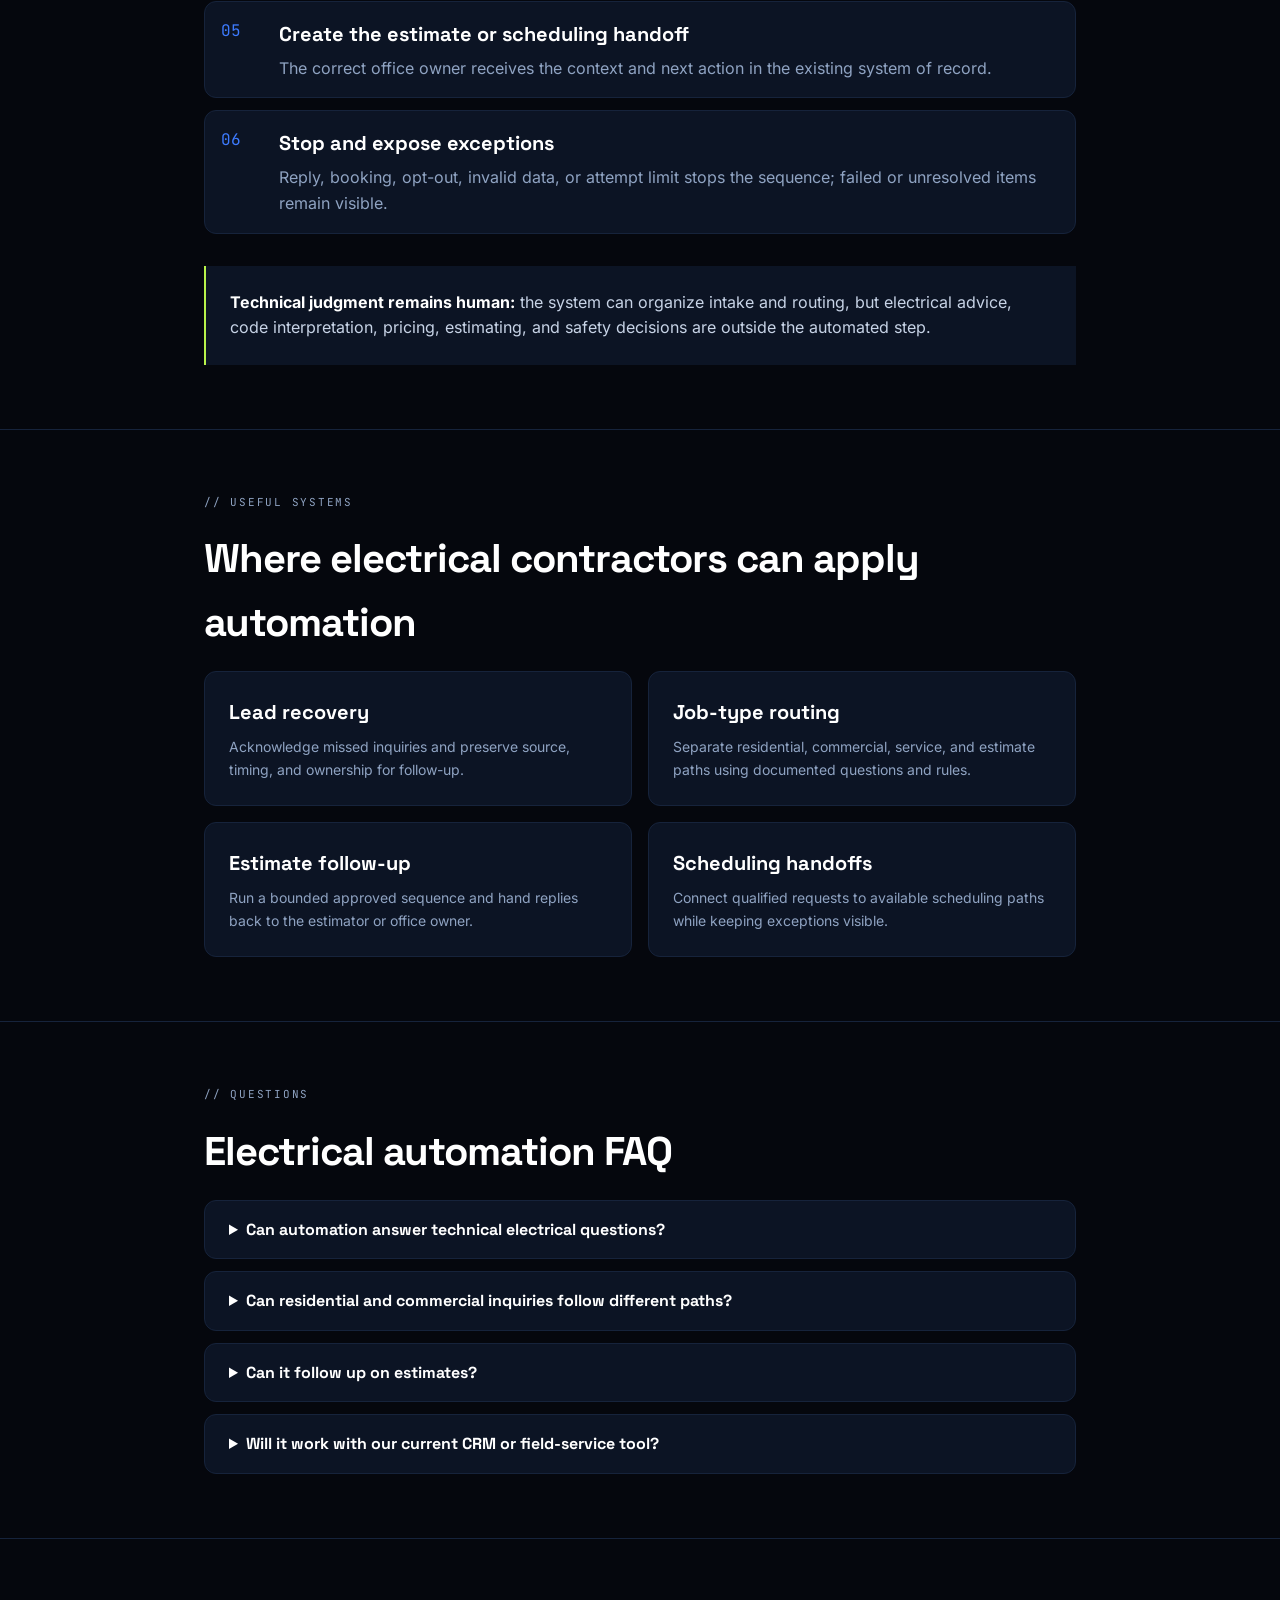
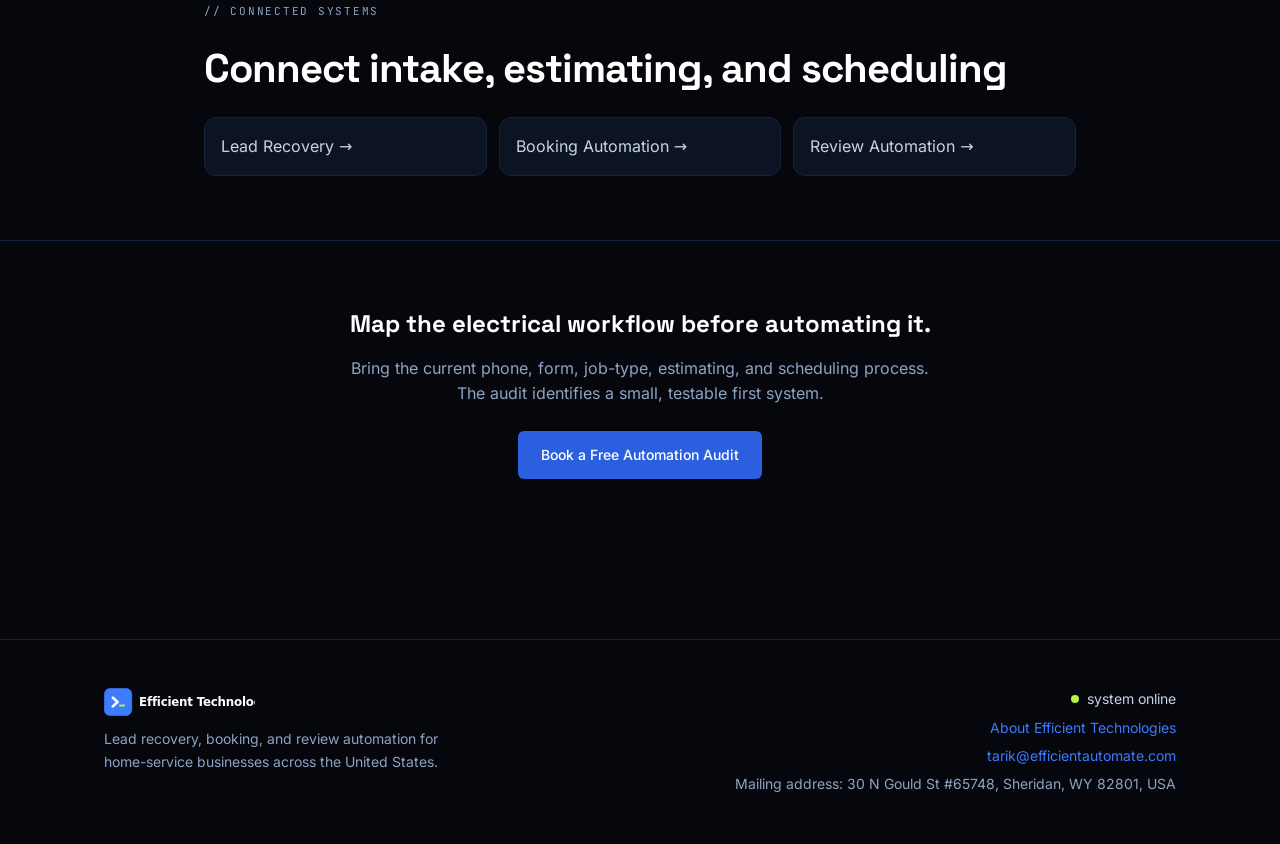
<file: industries/electrical-automation/index.html>
<!doctype html>
<html lang="en">
<head>
<meta charset="utf-8"><meta name="viewport" content="width=device-width, initial-scale=1">
<title>Electrical Contractor Automation | Efficient Technologies</title>
<meta name="description" content="Electrical contractor automation for US businesses: recover missed leads, route residential and commercial requests, follow up on estimates, and coordinate scheduling handoffs.">
<meta name="robots" content="index, follow, max-image-preview:large"><link rel="canonical" href="https://efficientautomate.com/industries/electrical-automation/">
<meta property="og:type" content="website"><meta property="og:title" content="Electrical Contractor Automation | Efficient Technologies"><meta property="og:description" content="Practical lead, estimate, and scheduling workflows for electrical contractors across the United States."><meta property="og:url" content="https://efficientautomate.com/industries/electrical-automation/"><meta property="og:image" content="https://efficientautomate.com/assets/og-v20260714.jpg"><meta property="og:image:alt" content="Efficient Technologies automation systems">
<meta name="twitter:card" content="summary_large_image"><meta name="twitter:title" content="Electrical Contractor Automation | Efficient Technologies"><meta name="twitter:description" content="Practical automation systems for electrical service and estimate workflows."><meta name="twitter:image" content="https://efficientautomate.com/assets/og-v20260714.jpg">
<link rel="icon" type="image/svg+xml" href="/assets/logo/favicon.svg"><link rel="preload" href="/assets/fonts/inter-latin-v20260714.woff2" as="font" type="font/woff2" crossorigin><link rel="preload" href="/assets/fonts/space-grotesk-latin-v20260714.woff2" as="font" type="font/woff2" crossorigin><link rel="stylesheet" href="/assets/tokens.css?v=4"><link rel="stylesheet" href="/css/styles.css?v=5">
<script type="application/ld+json">
{
  "@context": "https://schema.org",
  "@graph": [
    { "@type": "WebPage", "@id": "https://efficientautomate.com/industries/electrical-automation/#webpage", "url": "https://efficientautomate.com/industries/electrical-automation/", "name": "Electrical Contractor Automation", "description": "Automation systems for electrical contractors serving local customers in the United States.", "isPartOf": { "@id": "https://efficientautomate.com/#website" }, "about": { "@id": "https://efficientautomate.com/industries/electrical-automation/#service" }, "inLanguage": "en-US" },
    { "@type": "Service", "@id": "https://efficientautomate.com/industries/electrical-automation/#service", "name": "Electrical Contractor Automation", "serviceType": "Lead recovery, job-type routing, estimate follow-up, booking, and operational handoff automation for electrical contractors", "provider": { "@id": "https://efficientautomate.com/#organization" }, "areaServed": { "@type": "Country", "name": "United States" }, "audience": { "@type": "BusinessAudience", "audienceType": "Electrical contractors" }, "description": "Scoped workflows that connect missed-call response, residential and commercial request routing, estimate follow-up, scheduling, and office-to-field handoffs." }
  ]
}
</script>
</head>
<body class="blog-body commercial-body">
<header id="nav" class="nav scrolled"><div class="nav-inner container"><a class="nav-logo" href="/" aria-label="Efficient Technologies home"><img src="/assets/logo/lockup-reversed.svg" alt="Efficient Technologies" width="344" height="64"></a><nav class="nav-links" aria-label="Primary"><a href="/solutions/lead-recovery-automation/">Lead recovery</a><a href="/#industries">Industries</a><a href="/#pricing">Pricing</a><a href="/blog/">Blog</a><a class="btn btn-primary btn-sm" href="https://cal.com/efficientautomate?utm_source=efficientautomate&amp;utm_medium=website&amp;utm_campaign=home-service-automation&amp;utm_content=electrical">Book a Free Automation Audit</a></nav></div></header>
<main class="commercial-main">
  <section class="commercial-hero"><div class="post-narrow"><nav class="breadcrumbs" aria-label="Breadcrumb"><a href="/">Home</a> / Industries / Electrical</nav><p class="eyebrow"><span class="live-dot"></span> home-service automation &nbsp;//&nbsp; electrical</p><h1 class="commercial-title">Route electrical leads by job type without losing the human handoff.</h1><p class="commercial-lead">Efficient Technologies builds scoped automation for electrical contractors: missed-lead recovery, residential and commercial intake, estimate follow-up, scheduling handoffs, and visible exceptions.</p><div class="commercial-actions"><a class="btn btn-primary" href="https://cal.com/efficientautomate?utm_source=efficientautomate&amp;utm_medium=website&amp;utm_campaign=home-service-automation&amp;utm_content=electrical">Book a Free Automation Audit</a><a class="btn btn-ghost" href="#workflow">See an electrical workflow</a></div><ul class="commercial-facts"><li>Residential and commercial paths stay distinct</li><li>Job-type questions are bounded</li><li>Safety and estimating stay with people</li></ul></div></section>
  <section id="workflow" class="commercial-section"><div class="post-narrow"><p class="eyebrow">// illustrative workflow</p><h2>From an electrical inquiry to the correct owner</h2><p class="section-copy">This is an example system design, not a customer result. The audit documents service area, job categories, residential and commercial routing, safety language, estimate ownership, and scheduling rules.</p><ol class="workflow-list"><li class="workflow-step"><div><h3>Capture the inquiry</h3><p>A missed call or web submission creates one record with source, timestamp, and available contact details.</p></div></li><li class="workflow-step"><div><h3>Acknowledge receipt</h3><p>An approved response confirms the request without offering technical advice or promising a time slot.</p></div></li><li class="workflow-step"><div><h3>Collect broad job context</h3><p>Agreed questions can distinguish service, installation, estimate, residential, or commercial requests.</p></div></li><li class="workflow-step"><div><h3>Apply routing rules</h3><p>Service area, job category, safety language, and account type determine the approved queue or human escalation.</p></div></li><li class="workflow-step"><div><h3>Create the estimate or scheduling handoff</h3><p>The correct office owner receives the context and next action in the existing system of record.</p></div></li><li class="workflow-step"><div><h3>Stop and expose exceptions</h3><p>Reply, booking, opt-out, invalid data, or attempt limit stops the sequence; failed or unresolved items remain visible.</p></div></li></ol><div class="commercial-callout"><strong>Technical judgment remains human:</strong> the system can organize intake and routing, but electrical advice, code interpretation, pricing, estimating, and safety decisions are outside the automated step.</div></div></section>
  <section class="commercial-section"><div class="post-narrow"><p class="eyebrow">// useful systems</p><h2>Where electrical contractors can apply automation</h2><div class="commercial-grid"><article class="commercial-card"><h3>Lead recovery</h3><p>Acknowledge missed inquiries and preserve source, timing, and ownership for follow-up.</p></article><article class="commercial-card"><h3>Job-type routing</h3><p>Separate residential, commercial, service, and estimate paths using documented questions and rules.</p></article><article class="commercial-card"><h3>Estimate follow-up</h3><p>Run a bounded approved sequence and hand replies back to the estimator or office owner.</p></article><article class="commercial-card"><h3>Scheduling handoffs</h3><p>Connect qualified requests to available scheduling paths while keeping exceptions visible.</p></article></div></div></section>
  <section class="commercial-section"><div class="post-narrow"><p class="eyebrow">// questions</p><h2>Electrical automation FAQ</h2><div class="faq-list"><details><summary>Can automation answer technical electrical questions?</summary><p>No. It can collect broad intake information and route it; licensed judgment, safety guidance, code questions, and diagnosis remain with people.</p></details><details><summary>Can residential and commercial inquiries follow different paths?</summary><p>Yes. The workflow can apply supplied categories and ownership rules, with unclear records routed to a human.</p></details><details><summary>Can it follow up on estimates?</summary><p>Yes, through a bounded, approved sequence that respects consent and stops on reply, opt-out, or the agreed attempt limit.</p></details><details><summary>Will it work with our current CRM or field-service tool?</summary><p>The audit checks the actual integration surface, permissions, data fields, and fallback behavior before making that commitment.</p></details></div></div></section>
  <section class="commercial-section"><div class="post-narrow"><p class="eyebrow">// connected systems</p><h2>Connect intake, estimating, and scheduling</h2><div class="related-links"><a href="/solutions/lead-recovery-automation/">Lead Recovery &rarr;</a><a href="/solutions/booking-automation/">Booking Automation &rarr;</a><a href="/solutions/review-automation/">Review Automation &rarr;</a></div></div></section>
  <section class="commercial-cta"><h2>Map the electrical workflow before automating it.</h2><p>Bring the current phone, form, job-type, estimating, and scheduling process. The audit identifies a small, testable first system.</p><a class="btn btn-primary" href="https://cal.com/efficientautomate?utm_source=efficientautomate&amp;utm_medium=website&amp;utm_campaign=home-service-automation&amp;utm_content=electrical-bottom">Book a Free Automation Audit</a></section>
</main>
<footer class="footer"><div class="container footer-inner"><div class="footer-brand"><img src="/assets/logo/lockup-reversed.svg" alt="Efficient Technologies" width="344" height="64" loading="lazy" decoding="async"><p>Lead recovery, booking, and review automation for home-service businesses across the United States.</p></div><div class="footer-meta"><p><span class="live-dot"></span> system online</p><p><a href="/about/">About Efficient Technologies</a></p><p><a href="mailto:tarik@efficientautomate.com">tarik@efficientautomate.com</a></p><p class="muted">Mailing address: 30 N Gould St #65748, Sheridan, WY 82801, USA</p></div></div></footer>
</body>
</html>
</file>
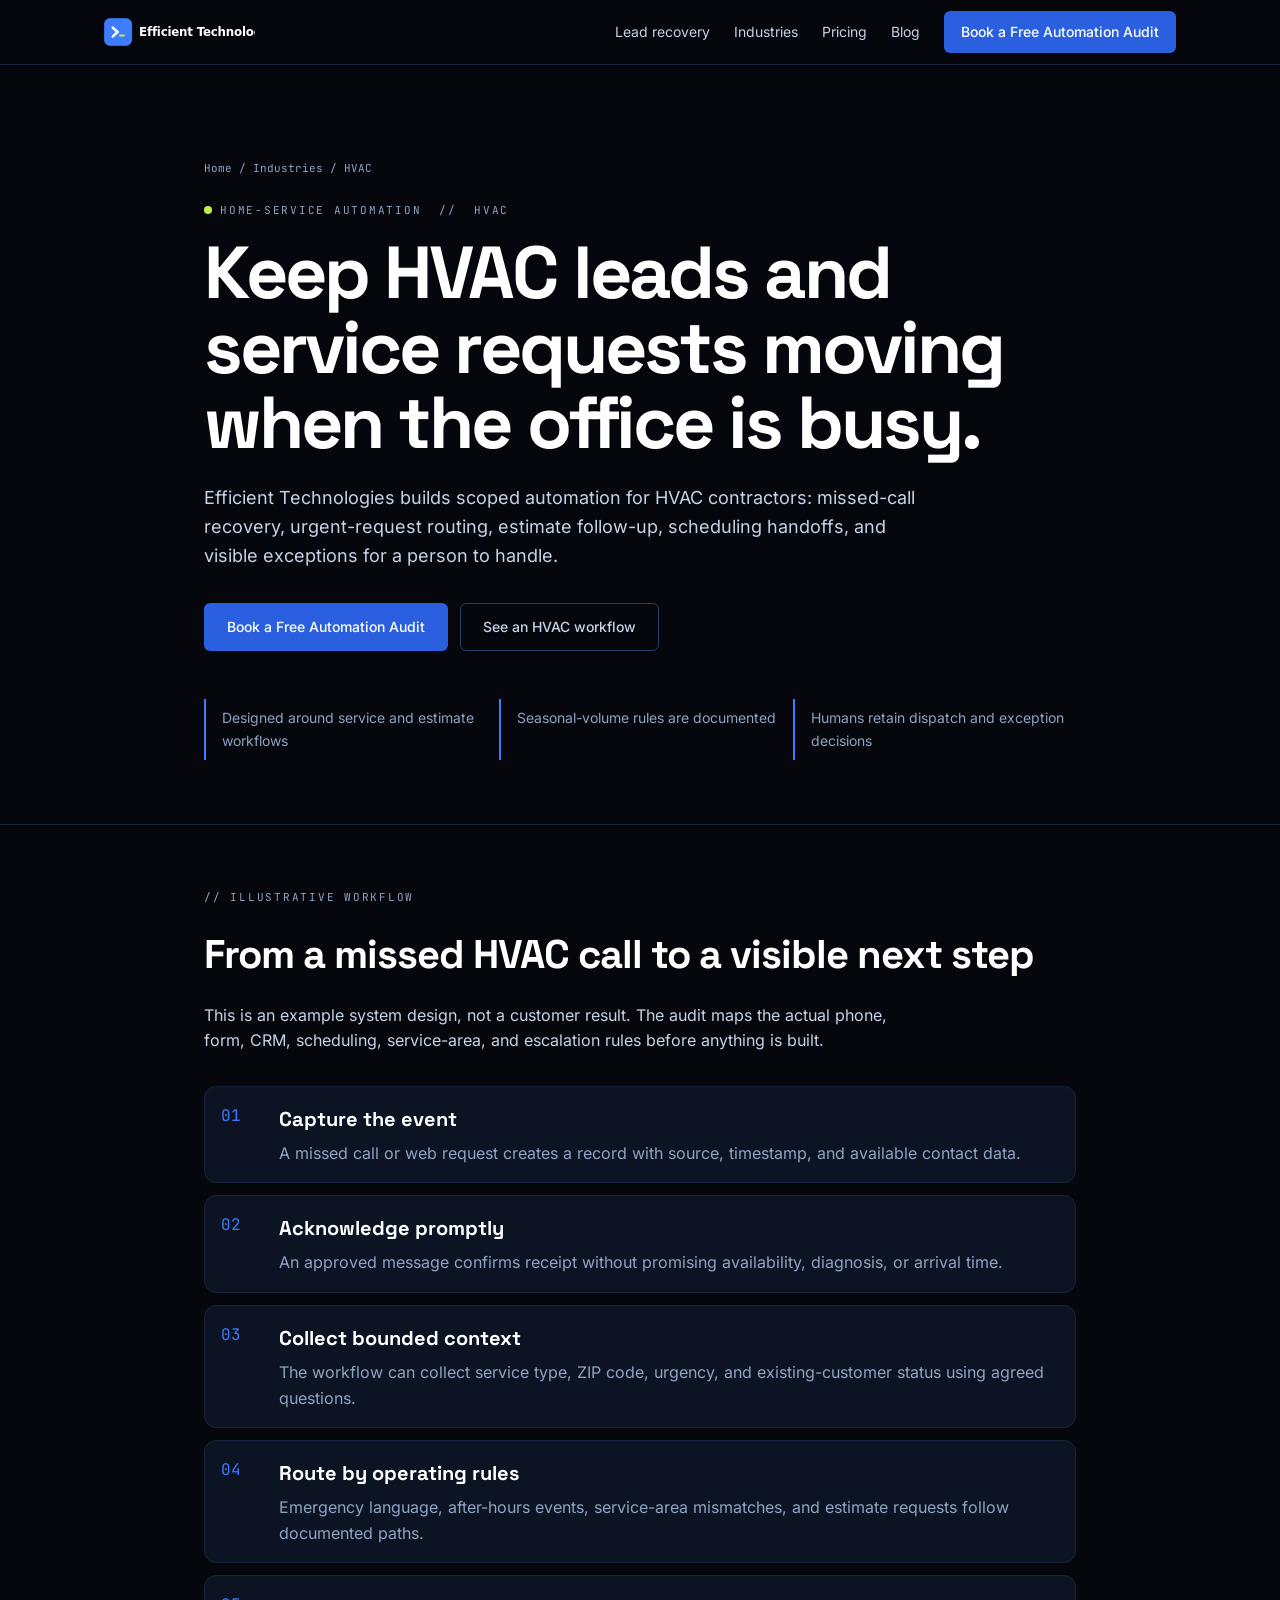
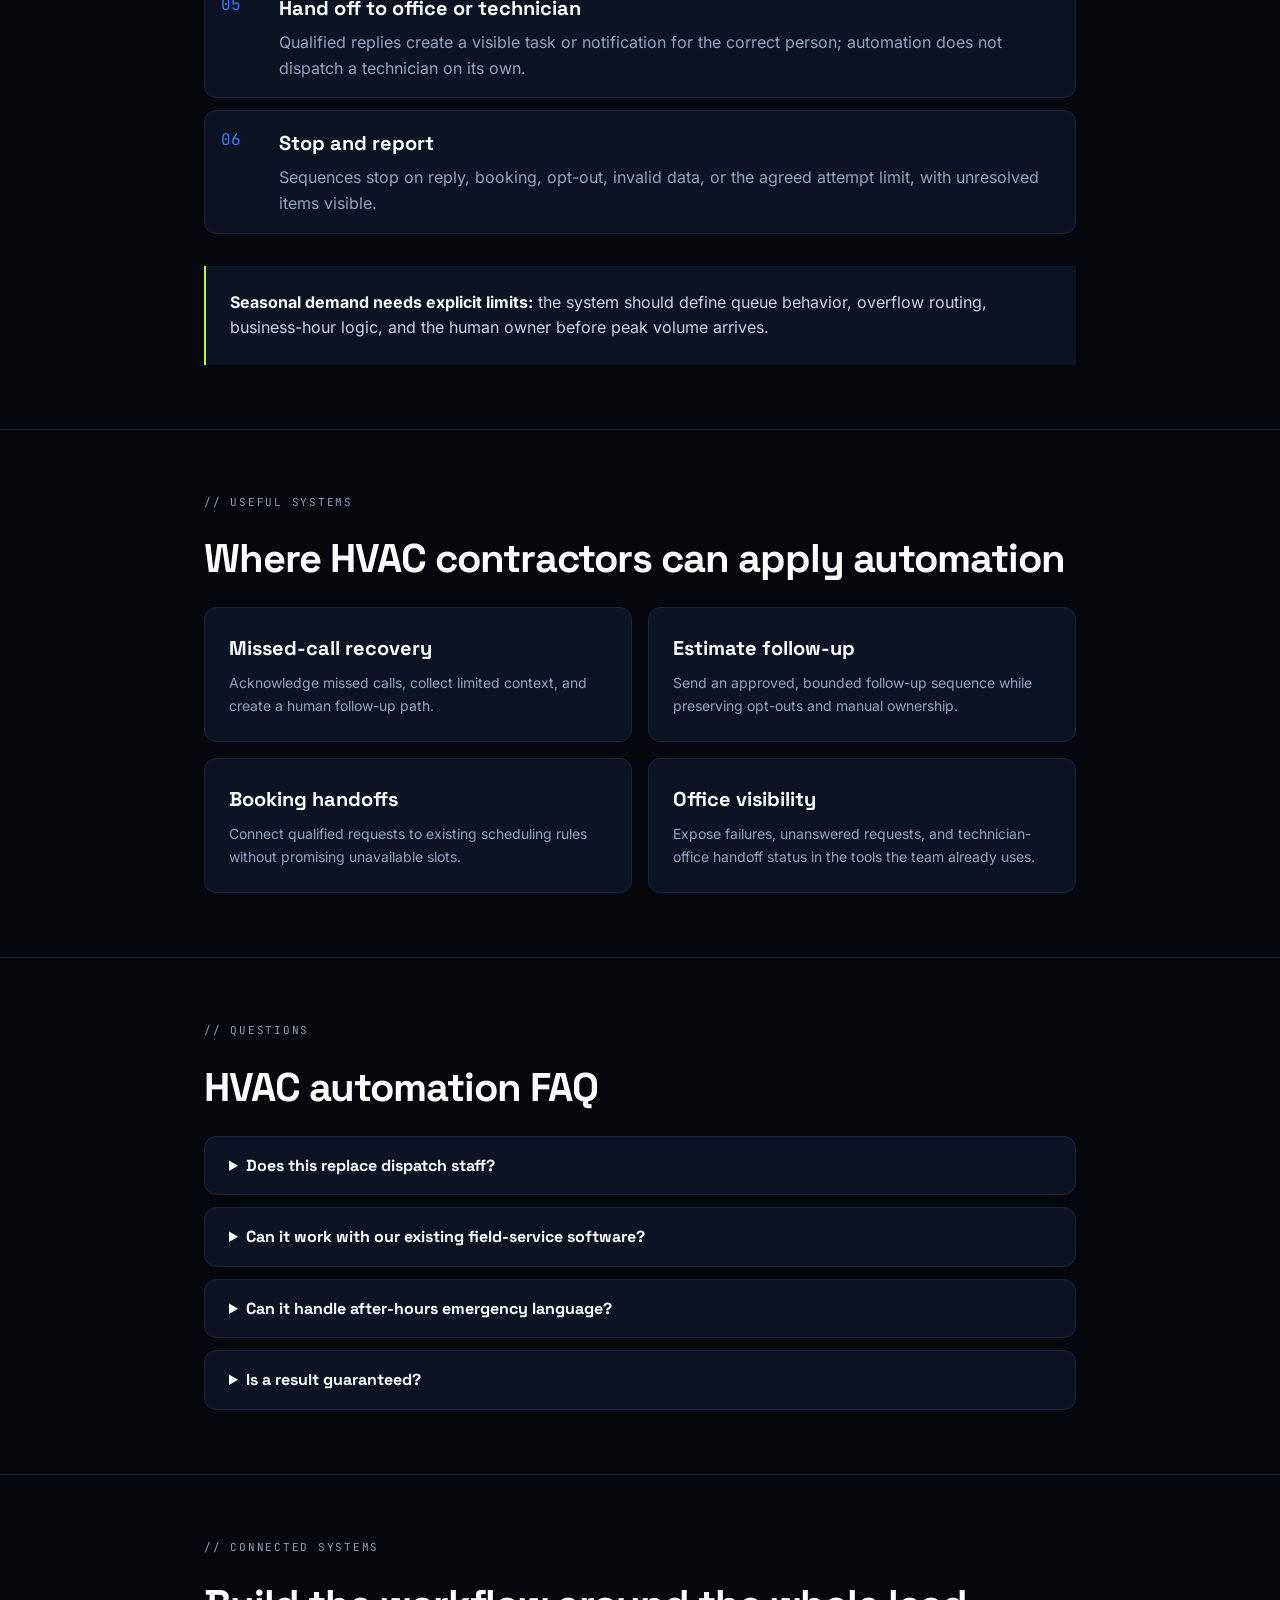
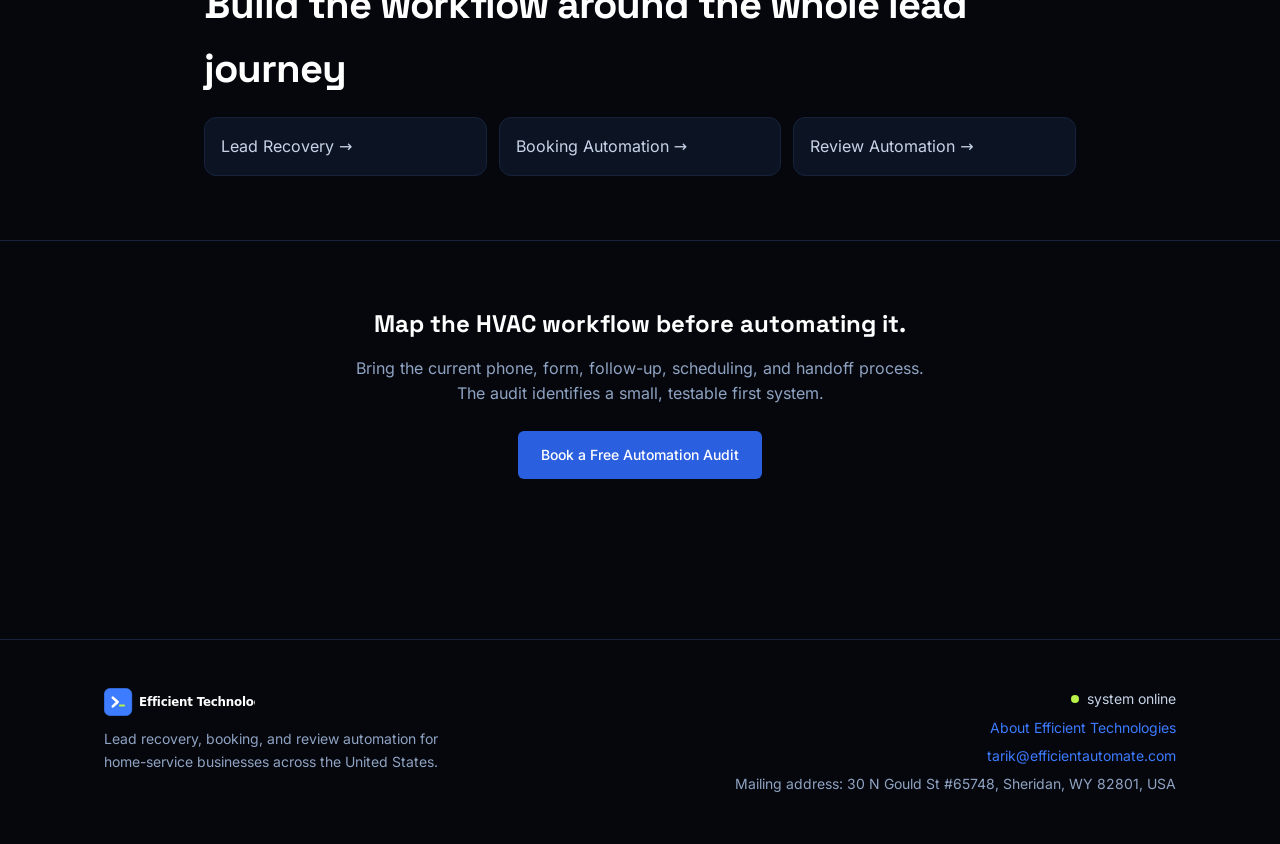
<file: industries/hvac-automation/index.html>
<!doctype html>
<html lang="en">
<head>
<meta charset="utf-8"><meta name="viewport" content="width=device-width, initial-scale=1">
<title>HVAC Automation Systems | Efficient Technologies</title>
<meta name="description" content="HVAC automation for US contractors: recover missed calls, route urgent service requests, follow up on estimates, and keep office-to-technician handoffs visible.">
<meta name="robots" content="index, follow, max-image-preview:large"><link rel="canonical" href="https://efficientautomate.com/industries/hvac-automation/">
<meta property="og:type" content="website"><meta property="og:title" content="HVAC Automation Systems | Efficient Technologies"><meta property="og:description" content="Practical lead, booking, and follow-up workflows for HVAC contractors across the United States."><meta property="og:url" content="https://efficientautomate.com/industries/hvac-automation/"><meta property="og:image" content="https://efficientautomate.com/assets/og-v20260714.jpg"><meta property="og:image:alt" content="Efficient Technologies automation systems">
<meta name="twitter:card" content="summary_large_image"><meta name="twitter:title" content="HVAC Automation Systems | Efficient Technologies"><meta name="twitter:description" content="Practical automation systems for HVAC service and estimate workflows."><meta name="twitter:image" content="https://efficientautomate.com/assets/og-v20260714.jpg">
<link rel="icon" type="image/svg+xml" href="/assets/logo/favicon.svg"><link rel="preload" href="/assets/fonts/inter-latin-v20260714.woff2" as="font" type="font/woff2" crossorigin><link rel="preload" href="/assets/fonts/space-grotesk-latin-v20260714.woff2" as="font" type="font/woff2" crossorigin><link rel="stylesheet" href="/assets/tokens.css?v=4"><link rel="stylesheet" href="/css/styles.css?v=5">
<script type="application/ld+json">
{
  "@context": "https://schema.org",
  "@graph": [
    { "@type": "WebPage", "@id": "https://efficientautomate.com/industries/hvac-automation/#webpage", "url": "https://efficientautomate.com/industries/hvac-automation/", "name": "HVAC Automation Systems", "description": "Automation systems for HVAC contractors serving local customers in the United States.", "isPartOf": { "@id": "https://efficientautomate.com/#website" }, "about": { "@id": "https://efficientautomate.com/industries/hvac-automation/#service" }, "inLanguage": "en-US" },
    { "@type": "Service", "@id": "https://efficientautomate.com/industries/hvac-automation/#service", "name": "HVAC Automation Systems", "serviceType": "Lead recovery, booking, estimate follow-up, and operational handoff automation for HVAC contractors", "provider": { "@id": "https://efficientautomate.com/#organization" }, "areaServed": { "@type": "Country", "name": "United States" }, "audience": { "@type": "BusinessAudience", "audienceType": "HVAC contractors" }, "description": "Scoped workflows that connect missed-call response, service-request routing, estimate follow-up, scheduling, and office-to-technician handoffs." }
  ]
}
</script>
</head>
<body class="blog-body commercial-body">
<header id="nav" class="nav scrolled"><div class="nav-inner container"><a class="nav-logo" href="/" aria-label="Efficient Technologies home"><img src="/assets/logo/lockup-reversed.svg" alt="Efficient Technologies" width="344" height="64"></a><nav class="nav-links" aria-label="Primary"><a href="/solutions/lead-recovery-automation/">Lead recovery</a><a href="/#industries">Industries</a><a href="/#pricing">Pricing</a><a href="/blog/">Blog</a><a class="btn btn-primary btn-sm" href="https://cal.com/efficientautomate?utm_source=efficientautomate&amp;utm_medium=website&amp;utm_campaign=home-service-automation&amp;utm_content=hvac">Book a Free Automation Audit</a></nav></div></header>
<main class="commercial-main">
  <section class="commercial-hero"><div class="post-narrow"><nav class="breadcrumbs" aria-label="Breadcrumb"><a href="/">Home</a> / Industries / HVAC</nav><p class="eyebrow"><span class="live-dot"></span> home-service automation &nbsp;//&nbsp; HVAC</p><h1 class="commercial-title">Keep HVAC leads and service requests moving when the office is busy.</h1><p class="commercial-lead">Efficient Technologies builds scoped automation for HVAC contractors: missed-call recovery, urgent-request routing, estimate follow-up, scheduling handoffs, and visible exceptions for a person to handle.</p><div class="commercial-actions"><a class="btn btn-primary" href="https://cal.com/efficientautomate?utm_source=efficientautomate&amp;utm_medium=website&amp;utm_campaign=home-service-automation&amp;utm_content=hvac">Book a Free Automation Audit</a><a class="btn btn-ghost" href="#workflow">See an HVAC workflow</a></div><ul class="commercial-facts"><li>Designed around service and estimate workflows</li><li>Seasonal-volume rules are documented</li><li>Humans retain dispatch and exception decisions</li></ul></div></section>
  <section id="workflow" class="commercial-section"><div class="post-narrow"><p class="eyebrow">// illustrative workflow</p><h2>From a missed HVAC call to a visible next step</h2><p class="section-copy">This is an example system design, not a customer result. The audit maps the actual phone, form, CRM, scheduling, service-area, and escalation rules before anything is built.</p><ol class="workflow-list"><li class="workflow-step"><div><h3>Capture the event</h3><p>A missed call or web request creates a record with source, timestamp, and available contact data.</p></div></li><li class="workflow-step"><div><h3>Acknowledge promptly</h3><p>An approved message confirms receipt without promising availability, diagnosis, or arrival time.</p></div></li><li class="workflow-step"><div><h3>Collect bounded context</h3><p>The workflow can collect service type, ZIP code, urgency, and existing-customer status using agreed questions.</p></div></li><li class="workflow-step"><div><h3>Route by operating rules</h3><p>Emergency language, after-hours events, service-area mismatches, and estimate requests follow documented paths.</p></div></li><li class="workflow-step"><div><h3>Hand off to office or technician</h3><p>Qualified replies create a visible task or notification for the correct person; automation does not dispatch a technician on its own.</p></div></li><li class="workflow-step"><div><h3>Stop and report</h3><p>Sequences stop on reply, booking, opt-out, invalid data, or the agreed attempt limit, with unresolved items visible.</p></div></li></ol><div class="commercial-callout"><strong>Seasonal demand needs explicit limits:</strong> the system should define queue behavior, overflow routing, business-hour logic, and the human owner before peak volume arrives.</div></div></section>
  <section class="commercial-section"><div class="post-narrow"><p class="eyebrow">// useful systems</p><h2>Where HVAC contractors can apply automation</h2><div class="commercial-grid"><article class="commercial-card"><h3>Missed-call recovery</h3><p>Acknowledge missed calls, collect limited context, and create a human follow-up path.</p></article><article class="commercial-card"><h3>Estimate follow-up</h3><p>Send an approved, bounded follow-up sequence while preserving opt-outs and manual ownership.</p></article><article class="commercial-card"><h3>Booking handoffs</h3><p>Connect qualified requests to existing scheduling rules without promising unavailable slots.</p></article><article class="commercial-card"><h3>Office visibility</h3><p>Expose failures, unanswered requests, and technician-office handoff status in the tools the team already uses.</p></article></div></div></section>
  <section class="commercial-section"><div class="post-narrow"><p class="eyebrow">// questions</p><h2>HVAC automation FAQ</h2><div class="faq-list"><details><summary>Does this replace dispatch staff?</summary><p>No. It handles agreed repetitive steps and keeps dispatch, safety, diagnosis, pricing, and exceptions with people.</p></details><details><summary>Can it work with our existing field-service software?</summary><p>Possibly. The audit checks available APIs, webhooks, permissions, data quality, and fallback paths before a scope is quoted.</p></details><details><summary>Can it handle after-hours emergency language?</summary><p>It can recognize agreed terms and route them to the approved emergency or on-call path, but it must not promise service or make a safety decision.</p></details><details><summary>Is a result guaranteed?</summary><p>No ranking, revenue, or booking result is guaranteed. The implementation guarantee applies only to delivering the agreed workflow under the stated access and acceptance conditions.</p></details></div></div></section>
  <section class="commercial-section"><div class="post-narrow"><p class="eyebrow">// connected systems</p><h2>Build the workflow around the whole lead journey</h2><div class="related-links"><a href="/solutions/lead-recovery-automation/">Lead Recovery &rarr;</a><a href="/solutions/booking-automation/">Booking Automation &rarr;</a><a href="/solutions/review-automation/">Review Automation &rarr;</a></div></div></section>
  <section class="commercial-cta"><h2>Map the HVAC workflow before automating it.</h2><p>Bring the current phone, form, follow-up, scheduling, and handoff process. The audit identifies a small, testable first system.</p><a class="btn btn-primary" href="https://cal.com/efficientautomate?utm_source=efficientautomate&amp;utm_medium=website&amp;utm_campaign=home-service-automation&amp;utm_content=hvac-bottom">Book a Free Automation Audit</a></section>
</main>
<footer class="footer"><div class="container footer-inner"><div class="footer-brand"><img src="/assets/logo/lockup-reversed.svg" alt="Efficient Technologies" width="344" height="64" loading="lazy" decoding="async"><p>Lead recovery, booking, and review automation for home-service businesses across the United States.</p></div><div class="footer-meta"><p><span class="live-dot"></span> system online</p><p><a href="/about/">About Efficient Technologies</a></p><p><a href="mailto:tarik@efficientautomate.com">tarik@efficientautomate.com</a></p><p class="muted">Mailing address: 30 N Gould St #65748, Sheridan, WY 82801, USA</p></div></div></footer>
</body>
</html>
</file>
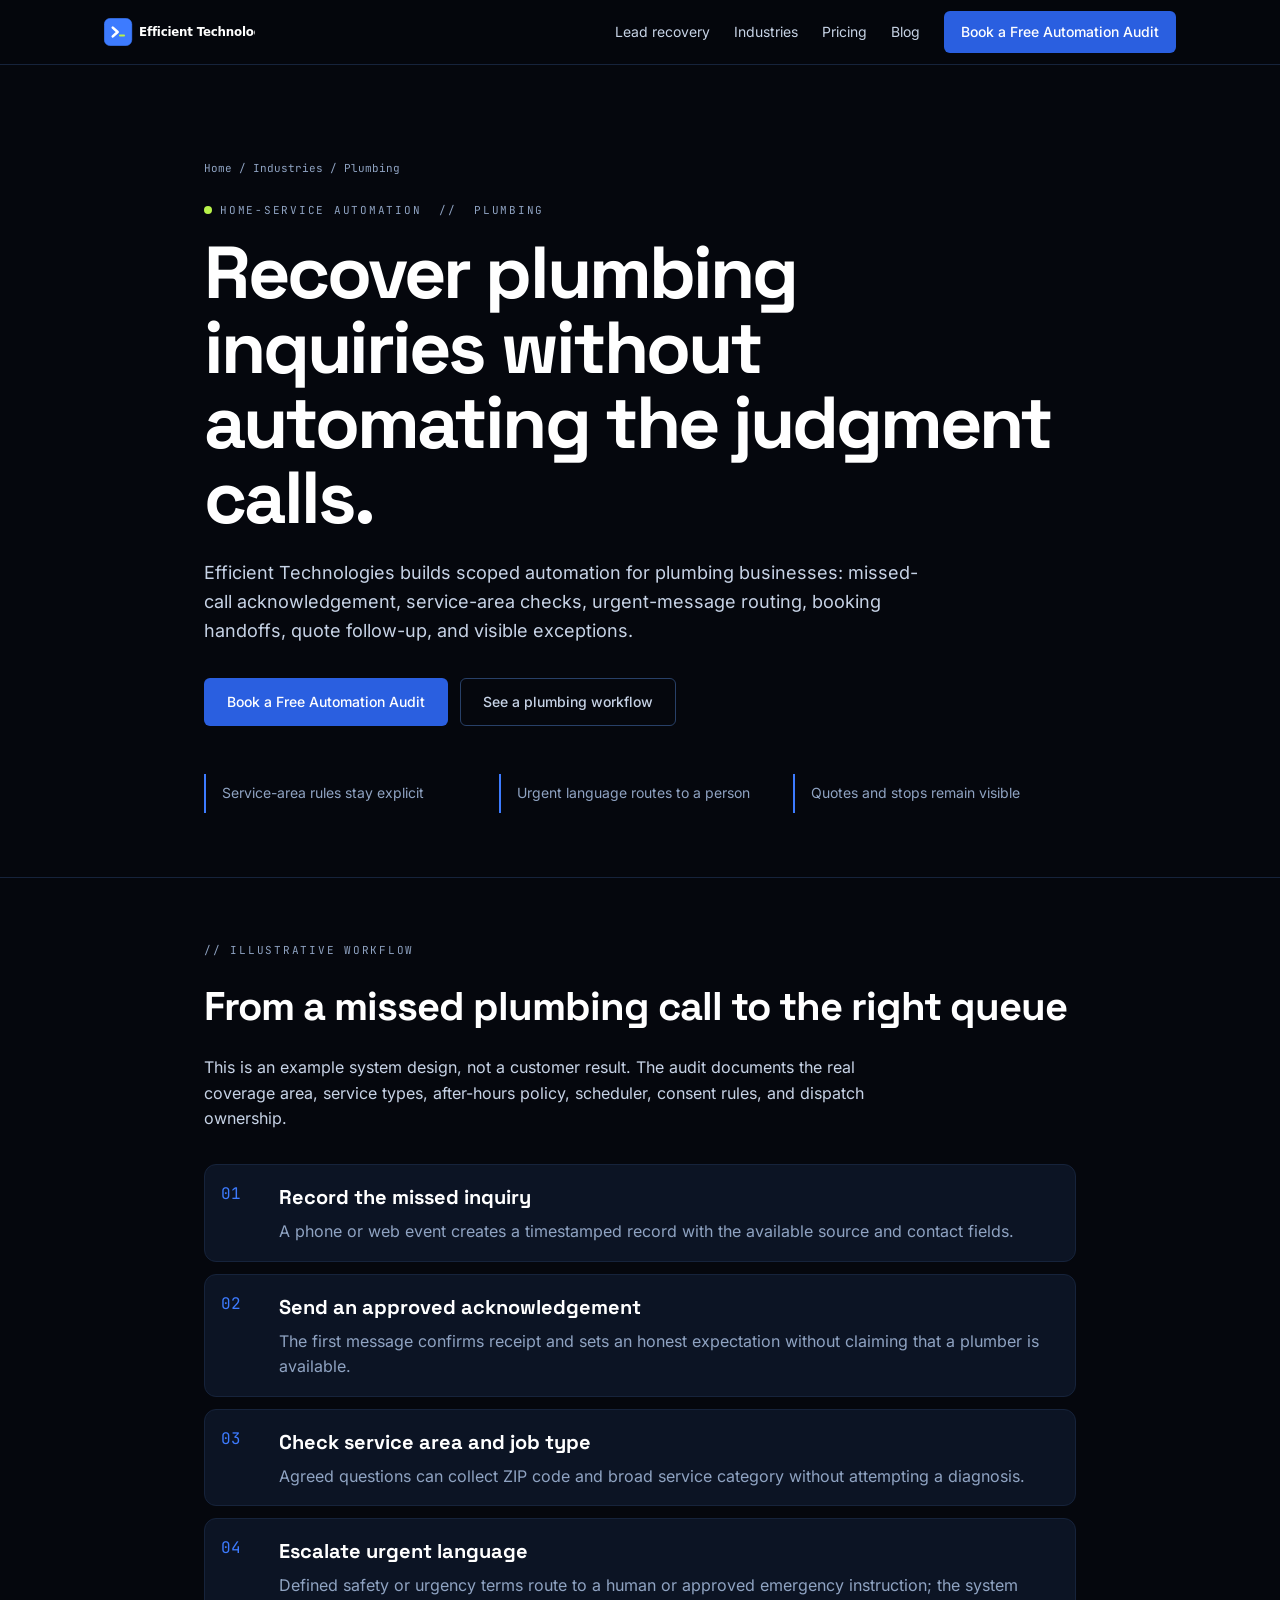
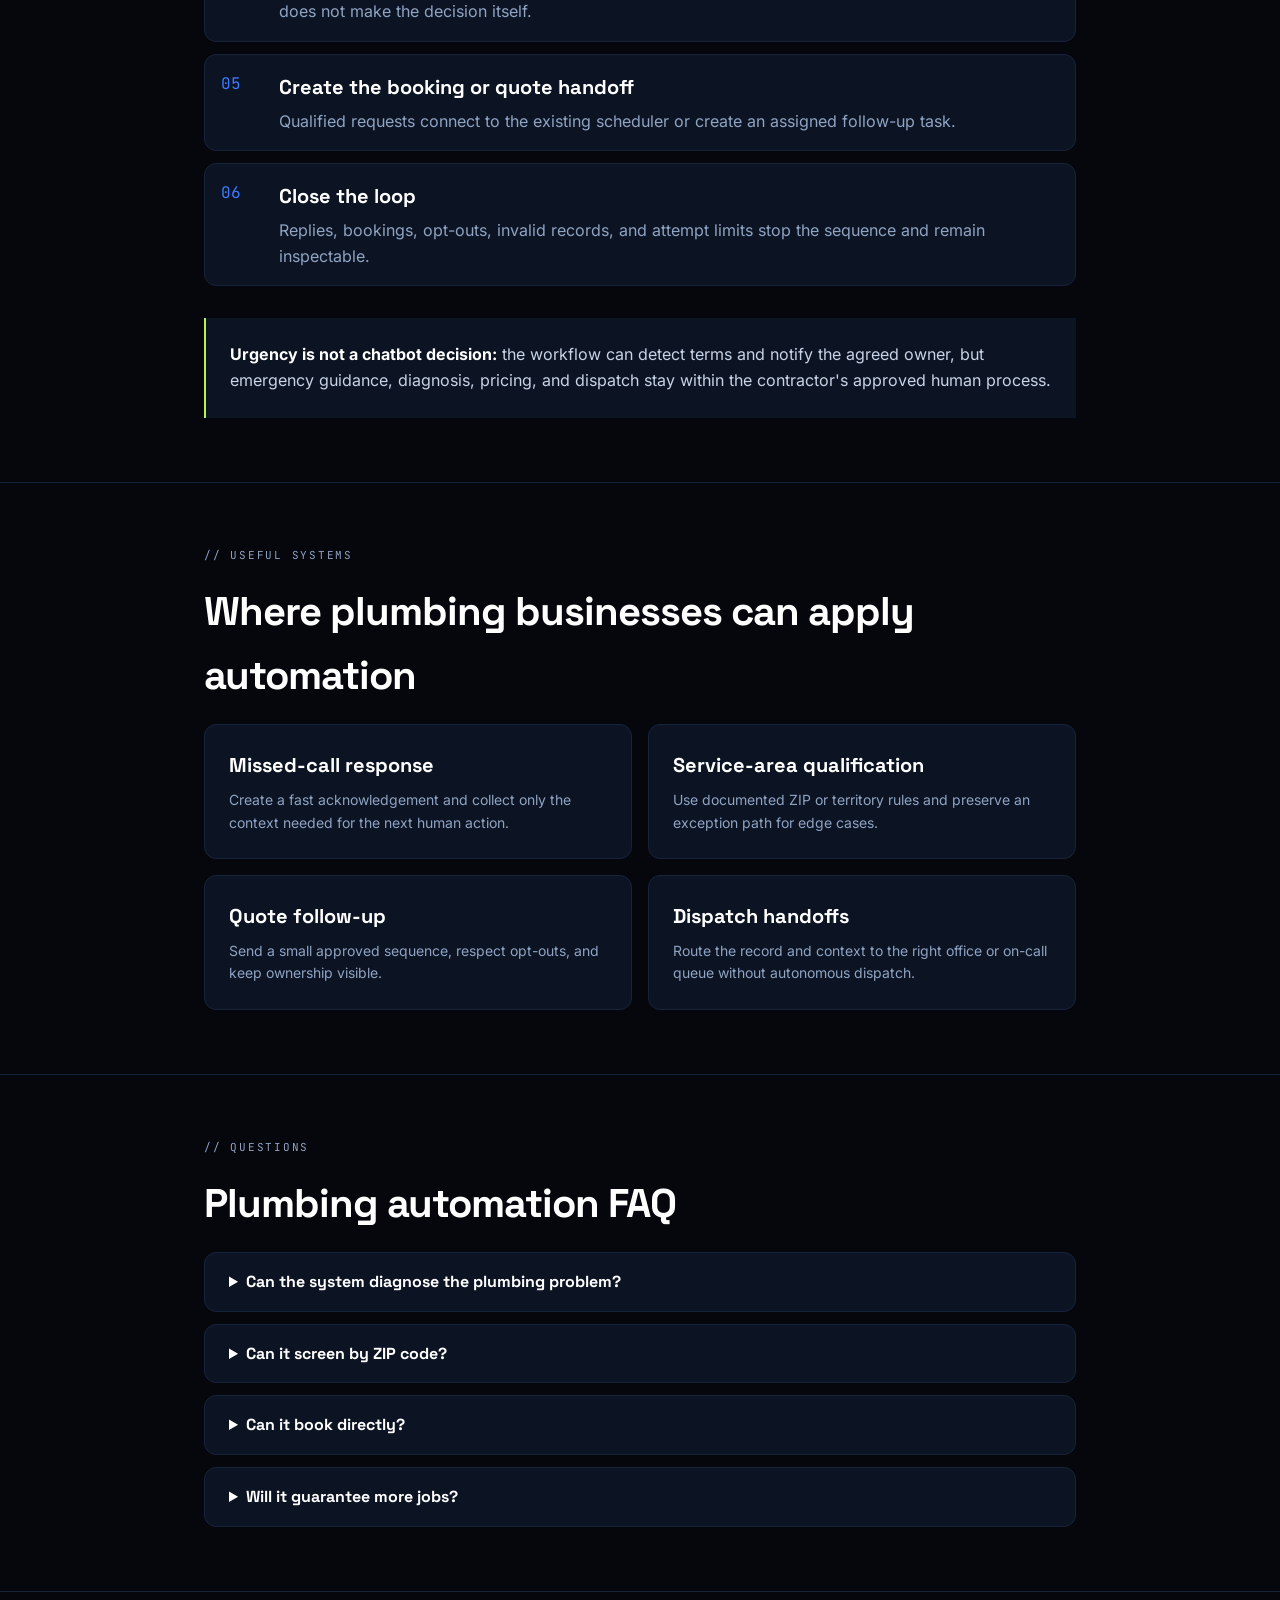
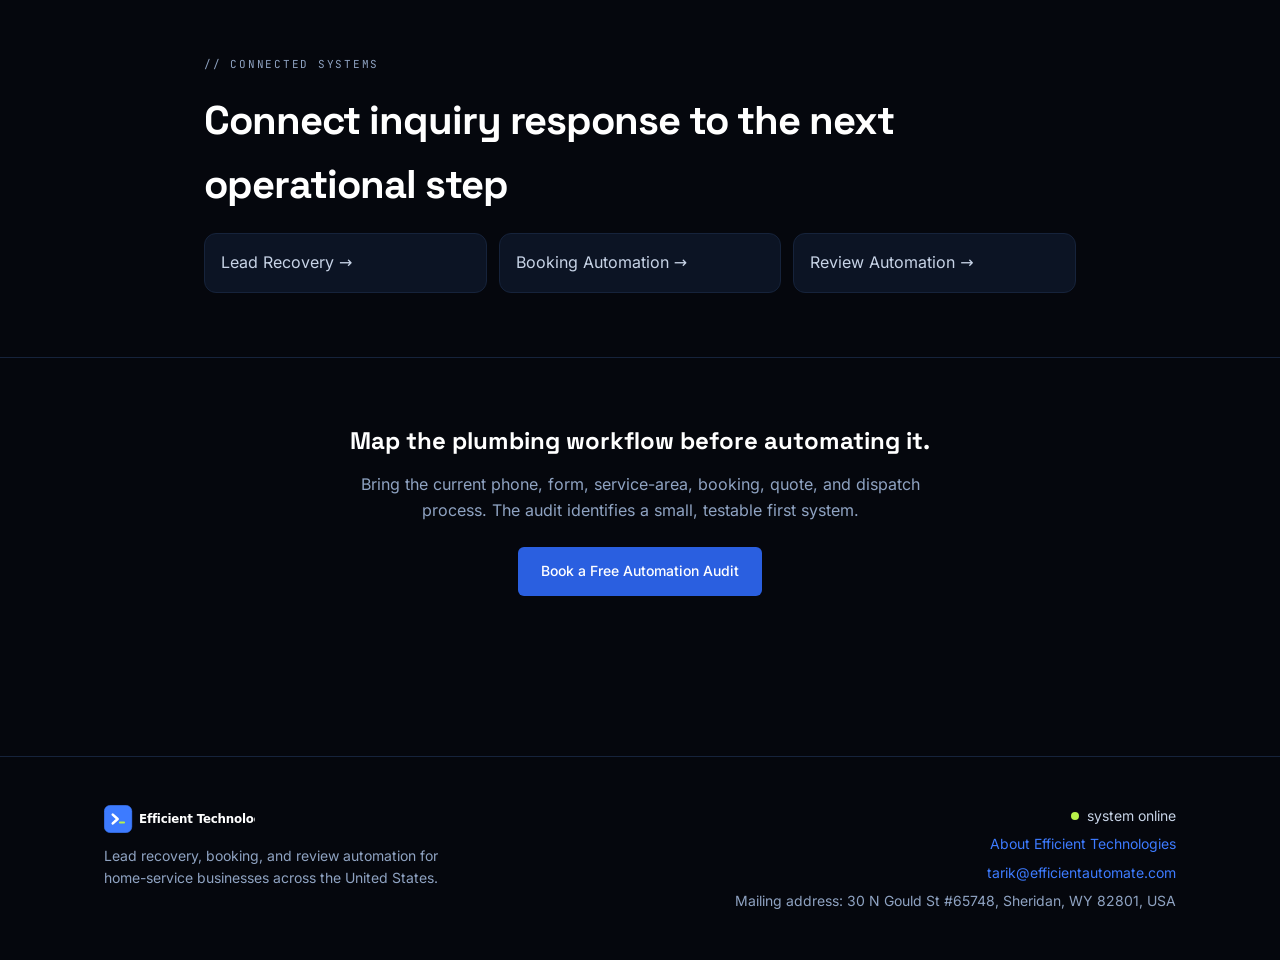
<file: industries/plumbing-automation/index.html>
<!doctype html>
<html lang="en">
<head>
<meta charset="utf-8"><meta name="viewport" content="width=device-width, initial-scale=1">
<title>Plumbing Business Automation | Efficient Technologies</title>
<meta name="description" content="Plumbing business automation for US contractors: recover missed calls, qualify service-area requests, route urgent messages, and keep quote follow-up visible.">
<meta name="robots" content="index, follow, max-image-preview:large"><link rel="canonical" href="https://efficientautomate.com/industries/plumbing-automation/">
<meta property="og:type" content="website"><meta property="og:title" content="Plumbing Business Automation | Efficient Technologies"><meta property="og:description" content="Practical lead, booking, and follow-up workflows for plumbing businesses across the United States."><meta property="og:url" content="https://efficientautomate.com/industries/plumbing-automation/"><meta property="og:image" content="https://efficientautomate.com/assets/og-v20260714.jpg"><meta property="og:image:alt" content="Efficient Technologies automation systems">
<meta name="twitter:card" content="summary_large_image"><meta name="twitter:title" content="Plumbing Business Automation | Efficient Technologies"><meta name="twitter:description" content="Practical automation systems for plumbing service and quote workflows."><meta name="twitter:image" content="https://efficientautomate.com/assets/og-v20260714.jpg">
<link rel="icon" type="image/svg+xml" href="/assets/logo/favicon.svg"><link rel="preload" href="/assets/fonts/inter-latin-v20260714.woff2" as="font" type="font/woff2" crossorigin><link rel="preload" href="/assets/fonts/space-grotesk-latin-v20260714.woff2" as="font" type="font/woff2" crossorigin><link rel="stylesheet" href="/assets/tokens.css?v=4"><link rel="stylesheet" href="/css/styles.css?v=5">
<script type="application/ld+json">
{
  "@context": "https://schema.org",
  "@graph": [
    { "@type": "WebPage", "@id": "https://efficientautomate.com/industries/plumbing-automation/#webpage", "url": "https://efficientautomate.com/industries/plumbing-automation/", "name": "Plumbing Business Automation", "description": "Automation systems for plumbing contractors serving local customers in the United States.", "isPartOf": { "@id": "https://efficientautomate.com/#website" }, "about": { "@id": "https://efficientautomate.com/industries/plumbing-automation/#service" }, "inLanguage": "en-US" },
    { "@type": "Service", "@id": "https://efficientautomate.com/industries/plumbing-automation/#service", "name": "Plumbing Business Automation", "serviceType": "Lead recovery, service-area qualification, booking, quote follow-up, and operational handoff automation for plumbing contractors", "provider": { "@id": "https://efficientautomate.com/#organization" }, "areaServed": { "@type": "Country", "name": "United States" }, "audience": { "@type": "BusinessAudience", "audienceType": "Plumbing contractors" }, "description": "Scoped workflows that connect missed-call response, service-area checks, urgency routing, booking, quote follow-up, and dispatch handoffs." }
  ]
}
</script>
</head>
<body class="blog-body commercial-body">
<header id="nav" class="nav scrolled"><div class="nav-inner container"><a class="nav-logo" href="/" aria-label="Efficient Technologies home"><img src="/assets/logo/lockup-reversed.svg" alt="Efficient Technologies" width="344" height="64"></a><nav class="nav-links" aria-label="Primary"><a href="/solutions/lead-recovery-automation/">Lead recovery</a><a href="/#industries">Industries</a><a href="/#pricing">Pricing</a><a href="/blog/">Blog</a><a class="btn btn-primary btn-sm" href="https://cal.com/efficientautomate?utm_source=efficientautomate&amp;utm_medium=website&amp;utm_campaign=home-service-automation&amp;utm_content=plumbing">Book a Free Automation Audit</a></nav></div></header>
<main class="commercial-main">
  <section class="commercial-hero"><div class="post-narrow"><nav class="breadcrumbs" aria-label="Breadcrumb"><a href="/">Home</a> / Industries / Plumbing</nav><p class="eyebrow"><span class="live-dot"></span> home-service automation &nbsp;//&nbsp; plumbing</p><h1 class="commercial-title">Recover plumbing inquiries without automating the judgment calls.</h1><p class="commercial-lead">Efficient Technologies builds scoped automation for plumbing businesses: missed-call acknowledgement, service-area checks, urgent-message routing, booking handoffs, quote follow-up, and visible exceptions.</p><div class="commercial-actions"><a class="btn btn-primary" href="https://cal.com/efficientautomate?utm_source=efficientautomate&amp;utm_medium=website&amp;utm_campaign=home-service-automation&amp;utm_content=plumbing">Book a Free Automation Audit</a><a class="btn btn-ghost" href="#workflow">See a plumbing workflow</a></div><ul class="commercial-facts"><li>Service-area rules stay explicit</li><li>Urgent language routes to a person</li><li>Quotes and stops remain visible</li></ul></div></section>
  <section id="workflow" class="commercial-section"><div class="post-narrow"><p class="eyebrow">// illustrative workflow</p><h2>From a missed plumbing call to the right queue</h2><p class="section-copy">This is an example system design, not a customer result. The audit documents the real coverage area, service types, after-hours policy, scheduler, consent rules, and dispatch ownership.</p><ol class="workflow-list"><li class="workflow-step"><div><h3>Record the missed inquiry</h3><p>A phone or web event creates a timestamped record with the available source and contact fields.</p></div></li><li class="workflow-step"><div><h3>Send an approved acknowledgement</h3><p>The first message confirms receipt and sets an honest expectation without claiming that a plumber is available.</p></div></li><li class="workflow-step"><div><h3>Check service area and job type</h3><p>Agreed questions can collect ZIP code and broad service category without attempting a diagnosis.</p></div></li><li class="workflow-step"><div><h3>Escalate urgent language</h3><p>Defined safety or urgency terms route to a human or approved emergency instruction; the system does not make the decision itself.</p></div></li><li class="workflow-step"><div><h3>Create the booking or quote handoff</h3><p>Qualified requests connect to the existing scheduler or create an assigned follow-up task.</p></div></li><li class="workflow-step"><div><h3>Close the loop</h3><p>Replies, bookings, opt-outs, invalid records, and attempt limits stop the sequence and remain inspectable.</p></div></li></ol><div class="commercial-callout"><strong>Urgency is not a chatbot decision:</strong> the workflow can detect terms and notify the agreed owner, but emergency guidance, diagnosis, pricing, and dispatch stay within the contractor's approved human process.</div></div></section>
  <section class="commercial-section"><div class="post-narrow"><p class="eyebrow">// useful systems</p><h2>Where plumbing businesses can apply automation</h2><div class="commercial-grid"><article class="commercial-card"><h3>Missed-call response</h3><p>Create a fast acknowledgement and collect only the context needed for the next human action.</p></article><article class="commercial-card"><h3>Service-area qualification</h3><p>Use documented ZIP or territory rules and preserve an exception path for edge cases.</p></article><article class="commercial-card"><h3>Quote follow-up</h3><p>Send a small approved sequence, respect opt-outs, and keep ownership visible.</p></article><article class="commercial-card"><h3>Dispatch handoffs</h3><p>Route the record and context to the right office or on-call queue without autonomous dispatch.</p></article></div></div></section>
  <section class="commercial-section"><div class="post-narrow"><p class="eyebrow">// questions</p><h2>Plumbing automation FAQ</h2><div class="faq-list"><details><summary>Can the system diagnose the plumbing problem?</summary><p>No. It can collect broad, approved context and route it; diagnosis and safety guidance remain with qualified people.</p></details><details><summary>Can it screen by ZIP code?</summary><p>Yes, when the service-area rules are supplied and maintained. Edge cases should route to a person rather than receive an unsupported promise.</p></details><details><summary>Can it book directly?</summary><p>Only if the connected scheduler, availability rules, and permissions support a reliable path. Otherwise it creates a booking request for a person.</p></details><details><summary>Will it guarantee more jobs?</summary><p>No. The workflow can make response and follow-up more consistent, but demand, customer decisions, capacity, pricing, and close rate remain outside the guarantee.</p></details></div></div></section>
  <section class="commercial-section"><div class="post-narrow"><p class="eyebrow">// connected systems</p><h2>Connect inquiry response to the next operational step</h2><div class="related-links"><a href="/solutions/lead-recovery-automation/">Lead Recovery &rarr;</a><a href="/solutions/booking-automation/">Booking Automation &rarr;</a><a href="/solutions/review-automation/">Review Automation &rarr;</a></div></div></section>
  <section class="commercial-cta"><h2>Map the plumbing workflow before automating it.</h2><p>Bring the current phone, form, service-area, booking, quote, and dispatch process. The audit identifies a small, testable first system.</p><a class="btn btn-primary" href="https://cal.com/efficientautomate?utm_source=efficientautomate&amp;utm_medium=website&amp;utm_campaign=home-service-automation&amp;utm_content=plumbing-bottom">Book a Free Automation Audit</a></section>
</main>
<footer class="footer"><div class="container footer-inner"><div class="footer-brand"><img src="/assets/logo/lockup-reversed.svg" alt="Efficient Technologies" width="344" height="64" loading="lazy" decoding="async"><p>Lead recovery, booking, and review automation for home-service businesses across the United States.</p></div><div class="footer-meta"><p><span class="live-dot"></span> system online</p><p><a href="/about/">About Efficient Technologies</a></p><p><a href="mailto:tarik@efficientautomate.com">tarik@efficientautomate.com</a></p><p class="muted">Mailing address: 30 N Gould St #65748, Sheridan, WY 82801, USA</p></div></div></footer>
</body>
</html>
</file>
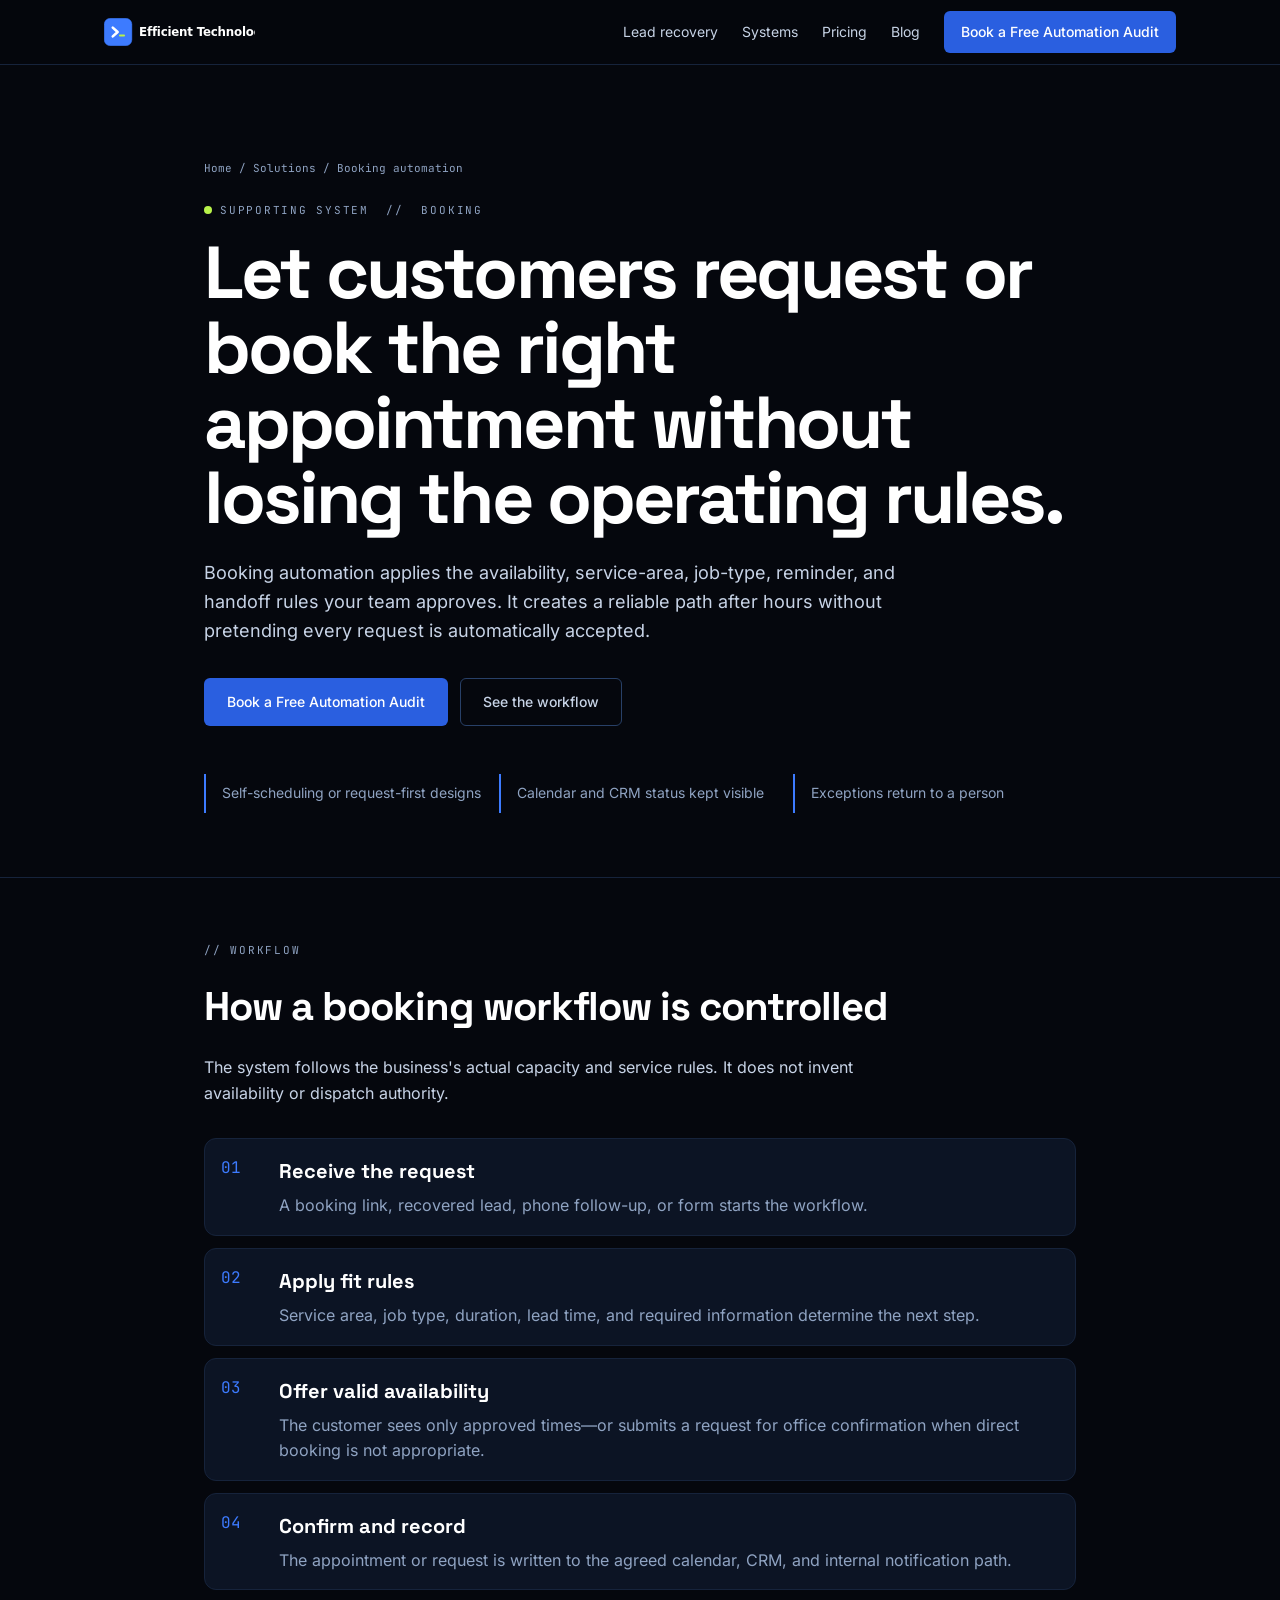
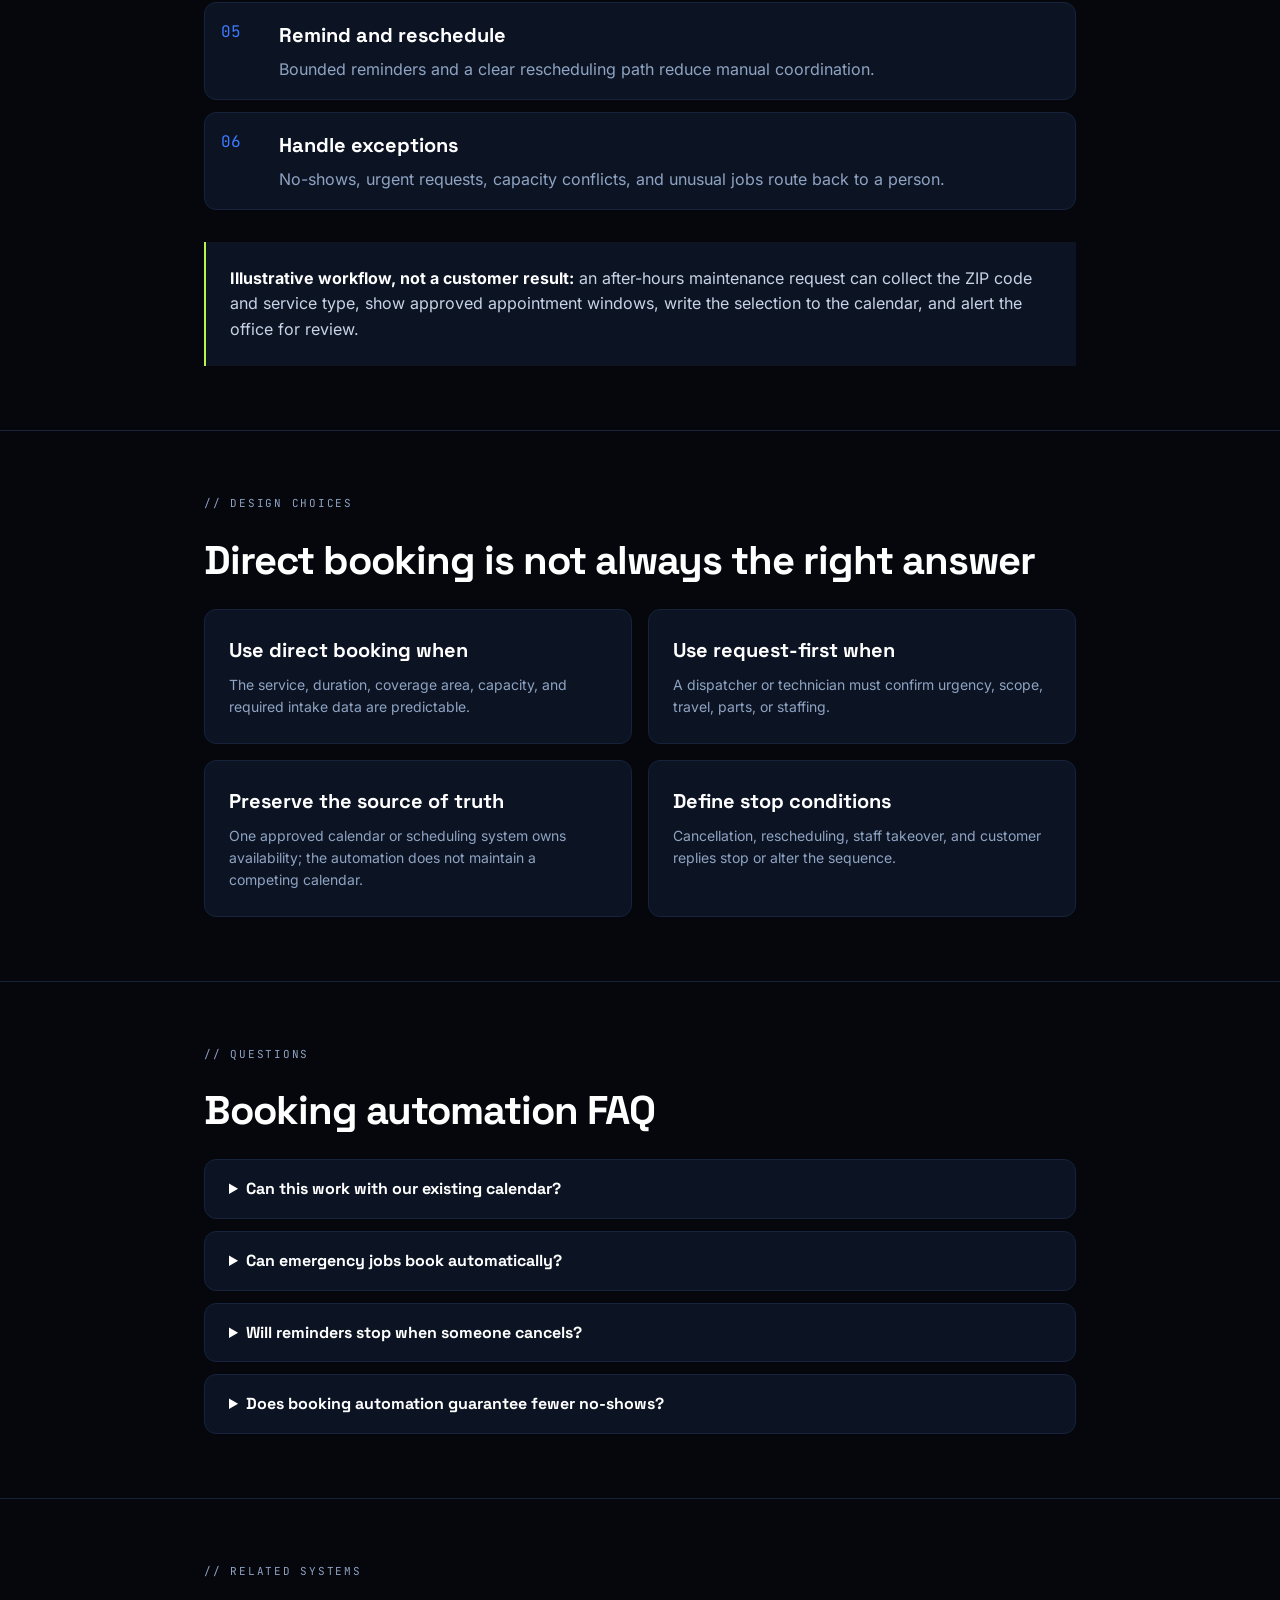
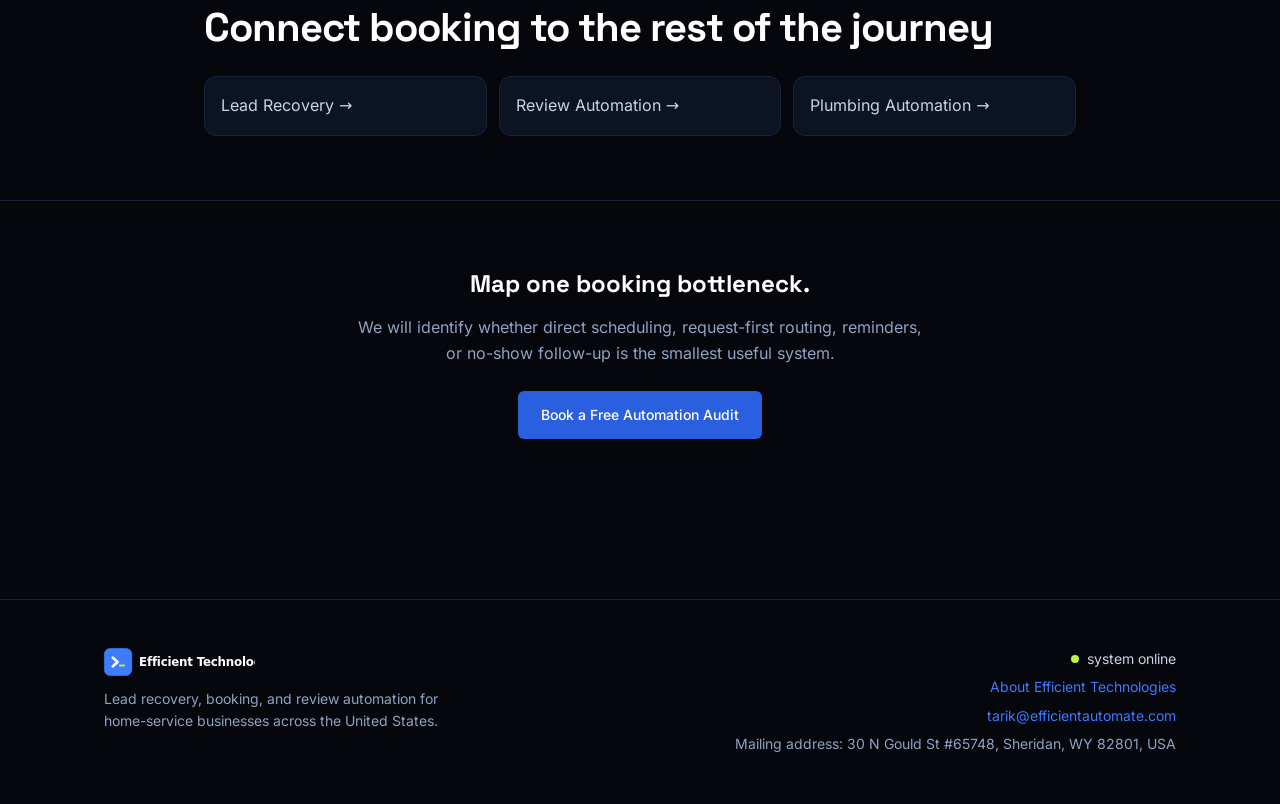
<file: solutions/booking-automation/index.html>
<!doctype html>
<html lang="en">
<head>
<meta charset="utf-8"><meta name="viewport" content="width=device-width, initial-scale=1">
<title>Booking Automation for Home Service Businesses | Efficient Technologies</title>
<meta name="description" content="Booking automation for US home-service businesses: apply availability rules, confirm appointments, send reminders, and recover rescheduling or no-show workflows.">
<meta name="robots" content="index, follow, max-image-preview:large">
<link rel="canonical" href="https://efficientautomate.com/solutions/booking-automation/">
<meta property="og:type" content="website"><meta property="og:title" content="Booking Automation for Home Service Businesses | Efficient Technologies"><meta property="og:description" content="A bounded booking, reminder, rescheduling, and no-show workflow for US home-service businesses."><meta property="og:url" content="https://efficientautomate.com/solutions/booking-automation/"><meta property="og:image" content="https://efficientautomate.com/assets/og-v20260714.jpg"><meta property="og:image:alt" content="Efficient Technologies automation systems">
<meta name="twitter:card" content="summary_large_image"><meta name="twitter:title" content="Booking Automation for Home Service Businesses | Efficient Technologies"><meta name="twitter:description" content="Booking, reminders, rescheduling, and no-show automation for US home-service businesses."><meta name="twitter:image" content="https://efficientautomate.com/assets/og-v20260714.jpg">
<link rel="icon" type="image/svg+xml" href="/assets/logo/favicon.svg"><link rel="preload" href="/assets/fonts/inter-latin-v20260714.woff2" as="font" type="font/woff2" crossorigin><link rel="preload" href="/assets/fonts/space-grotesk-latin-v20260714.woff2" as="font" type="font/woff2" crossorigin><link rel="stylesheet" href="/assets/tokens.css?v=4"><link rel="stylesheet" href="/css/styles.css?v=5">
<script type="application/ld+json">
{
  "@context": "https://schema.org",
  "@graph": [
    { "@type": "WebPage", "@id": "https://efficientautomate.com/solutions/booking-automation/#webpage", "url": "https://efficientautomate.com/solutions/booking-automation/", "name": "Booking Automation for Home Service Businesses", "description": "Booking and scheduling automation for home-service businesses across the United States.", "isPartOf": { "@id": "https://efficientautomate.com/#website" }, "about": { "@id": "https://efficientautomate.com/solutions/booking-automation/#service" }, "inLanguage": "en-US" },
    { "@type": "Service", "@id": "https://efficientautomate.com/solutions/booking-automation/#service", "name": "Booking Automation", "serviceType": "Booking and scheduling automation", "provider": { "@id": "https://efficientautomate.com/#organization" }, "areaServed": { "@type": "Country", "name": "United States" }, "audience": { "@type": "BusinessAudience", "audienceType": "Home-service businesses" }, "description": "A scoped workflow for availability, appointment confirmation, reminders, rescheduling, no-show follow-up, and calendar or CRM status." }
  ]
}
</script>
</head>
<body class="blog-body commercial-body">
<header id="nav" class="nav scrolled"><div class="nav-inner container"><a class="nav-logo" href="/" aria-label="Efficient Technologies home"><img src="/assets/logo/lockup-reversed.svg" alt="Efficient Technologies" width="344" height="64"></a><nav class="nav-links" aria-label="Primary"><a href="/solutions/lead-recovery-automation/">Lead recovery</a><a href="/#automate">Systems</a><a href="/#pricing">Pricing</a><a href="/blog/">Blog</a><a class="btn btn-primary btn-sm" href="https://cal.com/efficientautomate?utm_source=efficientautomate&amp;utm_medium=website&amp;utm_campaign=home-service-automation&amp;utm_content=booking">Book a Free Automation Audit</a></nav></div></header>
<main class="commercial-main">
  <section class="commercial-hero"><div class="post-narrow"><nav class="breadcrumbs" aria-label="Breadcrumb"><a href="/">Home</a> / Solutions / Booking automation</nav><p class="eyebrow"><span class="live-dot"></span> supporting system &nbsp;//&nbsp; booking</p><h1 class="commercial-title">Let customers request or book the right appointment without losing the operating rules.</h1><p class="commercial-lead">Booking automation applies the availability, service-area, job-type, reminder, and handoff rules your team approves. It creates a reliable path after hours without pretending every request is automatically accepted.</p><div class="commercial-actions"><a class="btn btn-primary" href="https://cal.com/efficientautomate?utm_source=efficientautomate&amp;utm_medium=website&amp;utm_campaign=home-service-automation&amp;utm_content=booking">Book a Free Automation Audit</a><a class="btn btn-ghost" href="#workflow">See the workflow</a></div><ul class="commercial-facts"><li>Self-scheduling or request-first designs</li><li>Calendar and CRM status kept visible</li><li>Exceptions return to a person</li></ul></div></section>
  <section id="workflow" class="commercial-section"><div class="post-narrow"><p class="eyebrow">// workflow</p><h2>How a booking workflow is controlled</h2><p class="section-copy">The system follows the business's actual capacity and service rules. It does not invent availability or dispatch authority.</p><ol class="workflow-list"><li class="workflow-step"><div><h3>Receive the request</h3><p>A booking link, recovered lead, phone follow-up, or form starts the workflow.</p></div></li><li class="workflow-step"><div><h3>Apply fit rules</h3><p>Service area, job type, duration, lead time, and required information determine the next step.</p></div></li><li class="workflow-step"><div><h3>Offer valid availability</h3><p>The customer sees only approved times—or submits a request for office confirmation when direct booking is not appropriate.</p></div></li><li class="workflow-step"><div><h3>Confirm and record</h3><p>The appointment or request is written to the agreed calendar, CRM, and internal notification path.</p></div></li><li class="workflow-step"><div><h3>Remind and reschedule</h3><p>Bounded reminders and a clear rescheduling path reduce manual coordination.</p></div></li><li class="workflow-step"><div><h3>Handle exceptions</h3><p>No-shows, urgent requests, capacity conflicts, and unusual jobs route back to a person.</p></div></li></ol><div class="commercial-callout"><strong>Illustrative workflow, not a customer result:</strong> an after-hours maintenance request can collect the ZIP code and service type, show approved appointment windows, write the selection to the calendar, and alert the office for review.</div></div></section>
  <section class="commercial-section"><div class="post-narrow"><p class="eyebrow">// design choices</p><h2>Direct booking is not always the right answer</h2><div class="commercial-grid"><article class="commercial-card"><h3>Use direct booking when</h3><p>The service, duration, coverage area, capacity, and required intake data are predictable.</p></article><article class="commercial-card"><h3>Use request-first when</h3><p>A dispatcher or technician must confirm urgency, scope, travel, parts, or staffing.</p></article><article class="commercial-card"><h3>Preserve the source of truth</h3><p>One approved calendar or scheduling system owns availability; the automation does not maintain a competing calendar.</p></article><article class="commercial-card"><h3>Define stop conditions</h3><p>Cancellation, rescheduling, staff takeover, and customer replies stop or alter the sequence.</p></article></div></div></section>
  <section class="commercial-section"><div class="post-narrow"><p class="eyebrow">// questions</p><h2>Booking automation FAQ</h2><div class="faq-list"><details><summary>Can this work with our existing calendar?</summary><p>The audit checks its availability rules, API or integration support, and ownership model. If it can remain the source of truth, we connect to it rather than replace it.</p></details><details><summary>Can emergency jobs book automatically?</summary><p>Only if the business defines an appropriate and truthful rule. Most emergency or ambiguous requests should acknowledge the customer and alert a person.</p></details><details><summary>Will reminders stop when someone cancels?</summary><p>Yes, when cancellation status is available to the workflow. Stop and exception states are acceptance criteria, not optional polish.</p></details><details><summary>Does booking automation guarantee fewer no-shows?</summary><p>No. It guarantees the agreed reminder and recovery workflow operates; customer behavior remains an outcome to measure.</p></details></div></div></section>
  <section class="commercial-section"><div class="post-narrow"><p class="eyebrow">// related systems</p><h2>Connect booking to the rest of the journey</h2><div class="related-links"><a href="/solutions/lead-recovery-automation/">Lead Recovery &rarr;</a><a href="/solutions/review-automation/">Review Automation &rarr;</a><a href="/industries/plumbing-automation/">Plumbing Automation &rarr;</a></div></div></section>
  <section class="commercial-cta"><h2>Map one booking bottleneck.</h2><p>We will identify whether direct scheduling, request-first routing, reminders, or no-show follow-up is the smallest useful system.</p><a class="btn btn-primary" href="https://cal.com/efficientautomate?utm_source=efficientautomate&amp;utm_medium=website&amp;utm_campaign=home-service-automation&amp;utm_content=booking-bottom">Book a Free Automation Audit</a></section>
</main>
<footer class="footer"><div class="container footer-inner"><div class="footer-brand"><img src="/assets/logo/lockup-reversed.svg" alt="Efficient Technologies" width="344" height="64" loading="lazy" decoding="async"><p>Lead recovery, booking, and review automation for home-service businesses across the United States.</p></div><div class="footer-meta"><p><span class="live-dot"></span> system online</p><p><a href="/about/">About Efficient Technologies</a></p><p><a href="mailto:tarik@efficientautomate.com">tarik@efficientautomate.com</a></p><p class="muted">Mailing address: 30 N Gould St #65748, Sheridan, WY 82801, USA</p></div></div></footer>
</body>
</html>
</file>
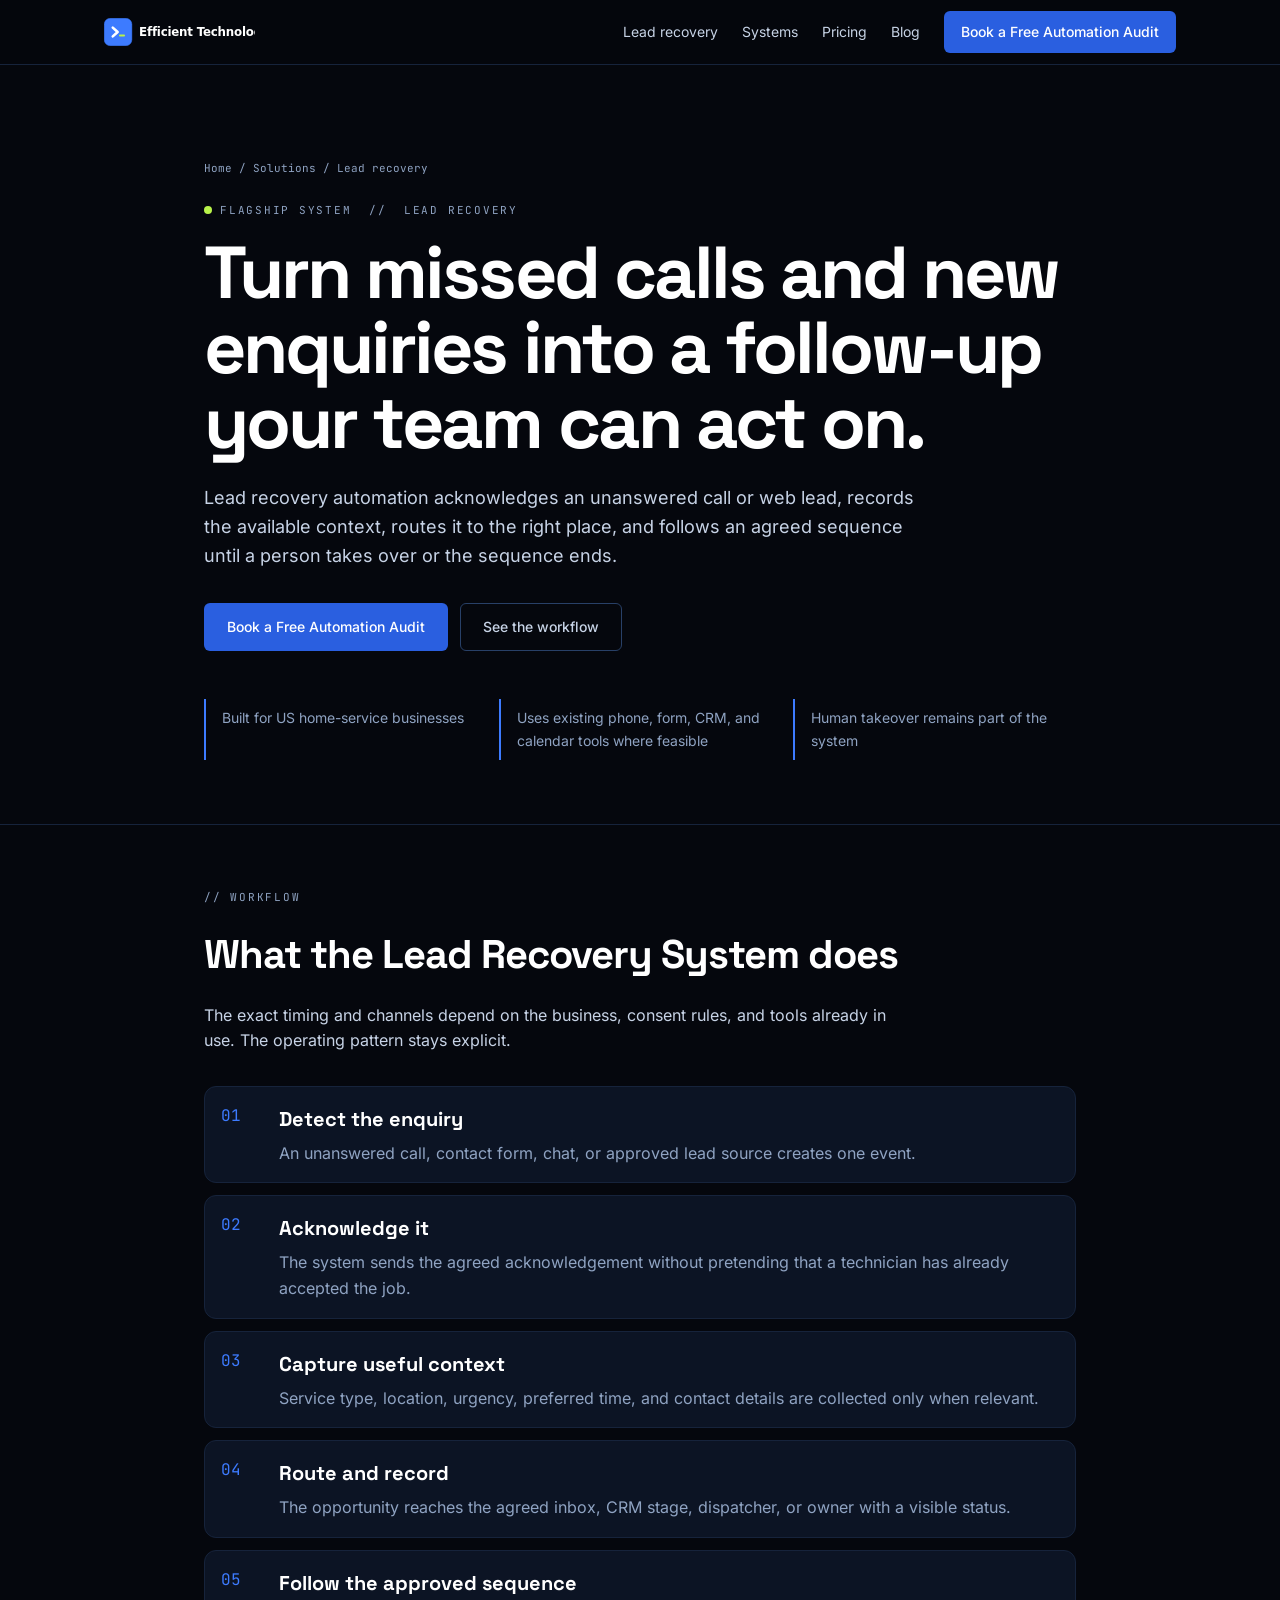
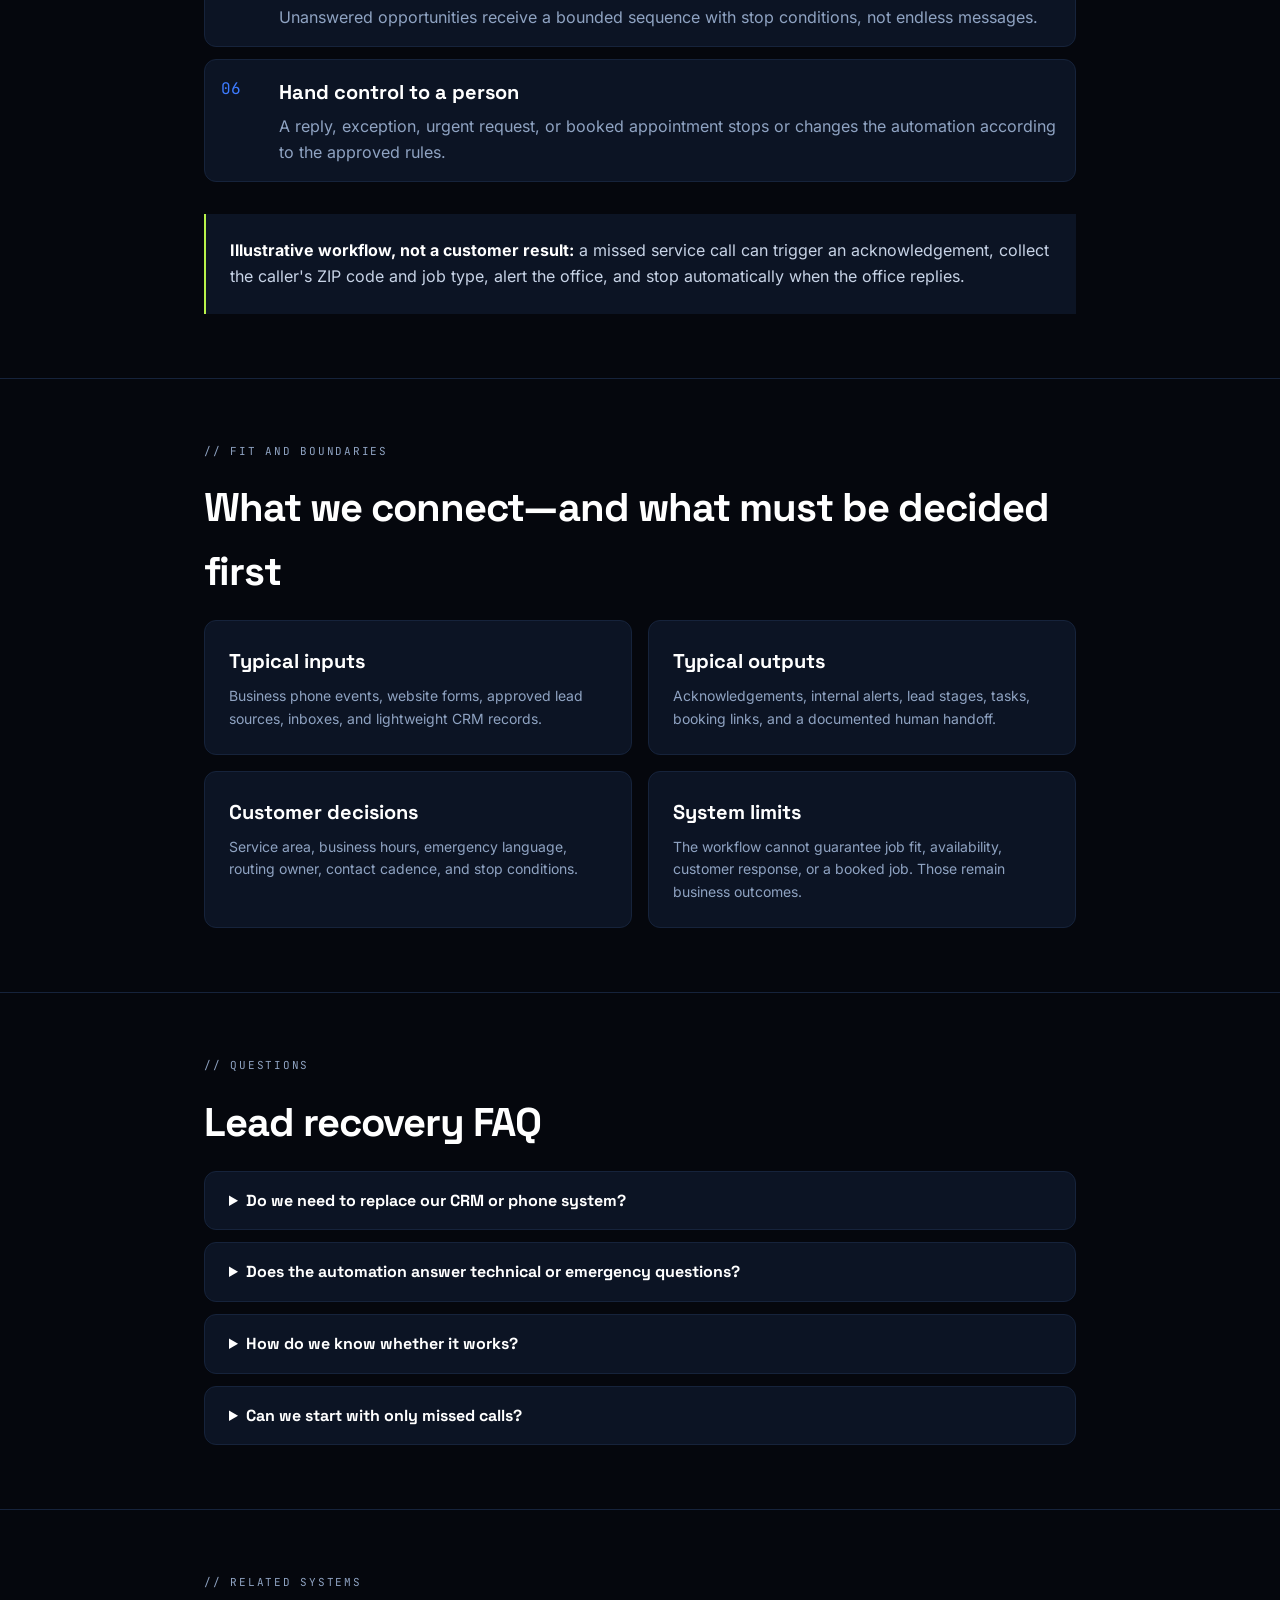
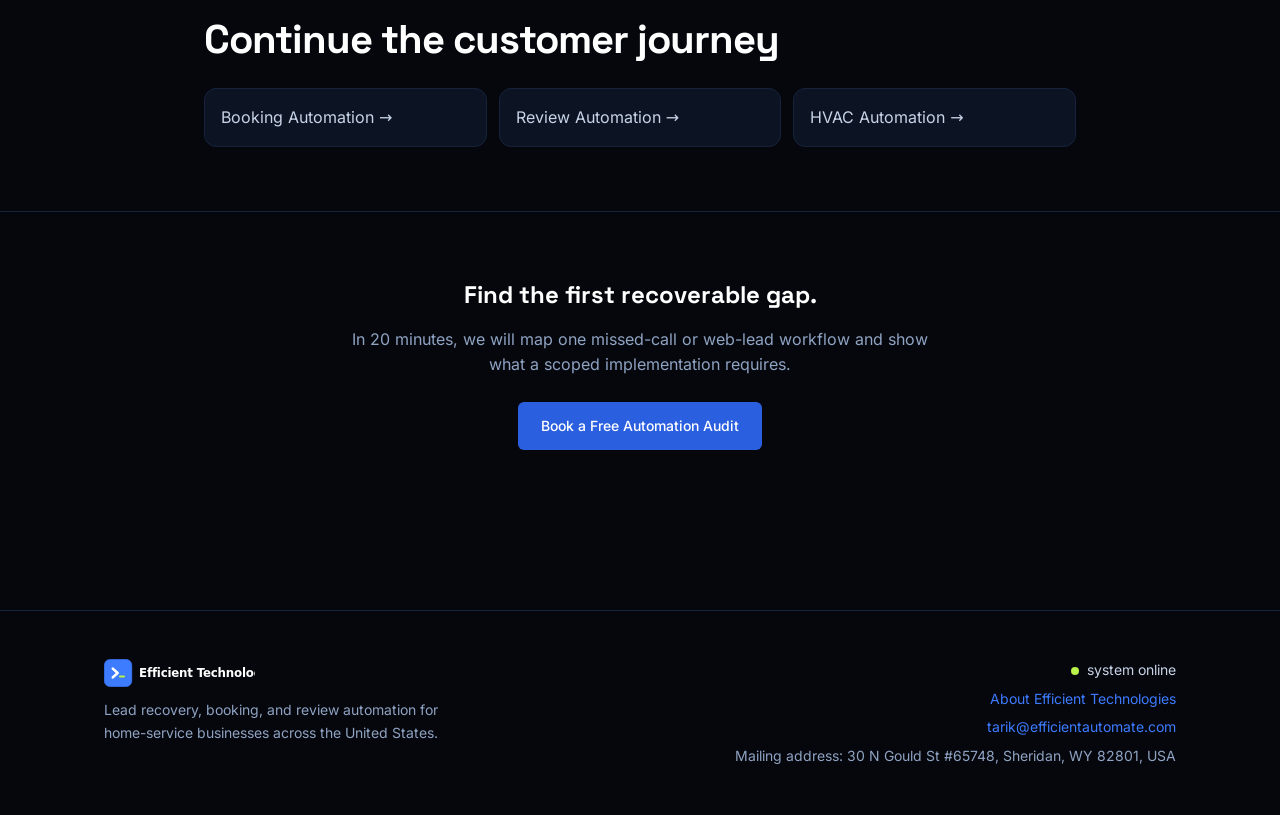
<file: solutions/lead-recovery-automation/index.html>
<!doctype html>
<html lang="en">
<head>
<meta charset="utf-8">
<meta name="viewport" content="width=device-width, initial-scale=1">
<title>Lead Recovery Automation for Home Service Businesses | Efficient Technologies</title>
<meta name="description" content="Lead recovery automation for US home-service businesses: acknowledge missed calls and web leads, route them, follow up consistently, and hand replies to a person.">
<meta name="robots" content="index, follow, max-image-preview:large">
<link rel="canonical" href="https://efficientautomate.com/solutions/lead-recovery-automation/">
<meta property="og:type" content="website">
<meta property="og:title" content="Lead Recovery Automation for Home Service Businesses | Efficient Technologies">
<meta property="og:description" content="A practical missed-call and web-lead recovery workflow for home-service businesses across the United States.">
<meta property="og:url" content="https://efficientautomate.com/solutions/lead-recovery-automation/">
<meta property="og:image" content="https://efficientautomate.com/assets/og-v20260714.jpg">
<meta property="og:image:alt" content="Efficient Technologies automation systems">
<meta name="twitter:card" content="summary_large_image">
<meta name="twitter:title" content="Lead Recovery Automation for Home Service Businesses | Efficient Technologies">
<meta name="twitter:description" content="A practical missed-call and web-lead recovery workflow for US home-service businesses.">
<meta name="twitter:image" content="https://efficientautomate.com/assets/og-v20260714.jpg">
<link rel="icon" type="image/svg+xml" href="/assets/logo/favicon.svg">
<link rel="preload" href="/assets/fonts/inter-latin-v20260714.woff2" as="font" type="font/woff2" crossorigin>
<link rel="preload" href="/assets/fonts/space-grotesk-latin-v20260714.woff2" as="font" type="font/woff2" crossorigin>
<link rel="stylesheet" href="/assets/tokens.css?v=4">
<link rel="stylesheet" href="/css/styles.css?v=5">
<script type="application/ld+json">
{
  "@context": "https://schema.org",
  "@graph": [
    {
      "@type": "WebPage",
      "@id": "https://efficientautomate.com/solutions/lead-recovery-automation/#webpage",
      "url": "https://efficientautomate.com/solutions/lead-recovery-automation/",
      "name": "Lead Recovery Automation for Home Service Businesses",
      "description": "Lead recovery automation for missed calls and web leads at home-service businesses across the United States.",
      "isPartOf": { "@id": "https://efficientautomate.com/#website" },
      "about": { "@id": "https://efficientautomate.com/solutions/lead-recovery-automation/#service" },
      "inLanguage": "en-US"
    },
    {
      "@type": "Service",
      "@id": "https://efficientautomate.com/solutions/lead-recovery-automation/#service",
      "name": "Lead Recovery Automation",
      "serviceType": "Missed-call and web-lead recovery automation",
      "provider": { "@id": "https://efficientautomate.com/#organization" },
      "areaServed": { "@type": "Country", "name": "United States" },
      "audience": { "@type": "BusinessAudience", "audienceType": "Home-service businesses" },
      "description": "A scoped workflow that acknowledges new enquiries, captures context, routes opportunities, follows up, and hands replies to a person."
    }
  ]
}
</script>
</head>
<body class="blog-body commercial-body">
<header id="nav" class="nav scrolled"><div class="nav-inner container"><a class="nav-logo" href="/" aria-label="Efficient Technologies home"><img src="/assets/logo/lockup-reversed.svg" alt="Efficient Technologies" width="344" height="64"></a><nav class="nav-links" aria-label="Primary"><a href="/solutions/lead-recovery-automation/">Lead recovery</a><a href="/#automate">Systems</a><a href="/#pricing">Pricing</a><a href="/blog/">Blog</a><a class="btn btn-primary btn-sm" href="https://cal.com/efficientautomate?utm_source=efficientautomate&amp;utm_medium=website&amp;utm_campaign=home-service-automation&amp;utm_content=lead-recovery">Book a Free Automation Audit</a></nav></div></header>
<main class="commercial-main">
  <section class="commercial-hero"><div class="post-narrow">
    <nav class="breadcrumbs" aria-label="Breadcrumb"><a href="/">Home</a> / Solutions / Lead recovery</nav>
    <p class="eyebrow"><span class="live-dot"></span> flagship system &nbsp;//&nbsp; lead recovery</p>
    <h1 class="commercial-title">Turn missed calls and new enquiries into a follow-up your team can act on.</h1>
    <p class="commercial-lead">Lead recovery automation acknowledges an unanswered call or web lead, records the available context, routes it to the right place, and follows an agreed sequence until a person takes over or the sequence ends.</p>
    <div class="commercial-actions"><a class="btn btn-primary" href="https://cal.com/efficientautomate?utm_source=efficientautomate&amp;utm_medium=website&amp;utm_campaign=home-service-automation&amp;utm_content=lead-recovery">Book a Free Automation Audit</a><a class="btn btn-ghost" href="#workflow">See the workflow</a></div>
    <ul class="commercial-facts"><li>Built for US home-service businesses</li><li>Uses existing phone, form, CRM, and calendar tools where feasible</li><li>Human takeover remains part of the system</li></ul>
  </div></section>
  <section id="workflow" class="commercial-section"><div class="post-narrow">
    <p class="eyebrow">// workflow</p><h2>What the Lead Recovery System does</h2>
    <p class="section-copy">The exact timing and channels depend on the business, consent rules, and tools already in use. The operating pattern stays explicit.</p>
    <ol class="workflow-list">
      <li class="workflow-step"><div><h3>Detect the enquiry</h3><p>An unanswered call, contact form, chat, or approved lead source creates one event.</p></div></li>
      <li class="workflow-step"><div><h3>Acknowledge it</h3><p>The system sends the agreed acknowledgement without pretending that a technician has already accepted the job.</p></div></li>
      <li class="workflow-step"><div><h3>Capture useful context</h3><p>Service type, location, urgency, preferred time, and contact details are collected only when relevant.</p></div></li>
      <li class="workflow-step"><div><h3>Route and record</h3><p>The opportunity reaches the agreed inbox, CRM stage, dispatcher, or owner with a visible status.</p></div></li>
      <li class="workflow-step"><div><h3>Follow the approved sequence</h3><p>Unanswered opportunities receive a bounded sequence with stop conditions, not endless messages.</p></div></li>
      <li class="workflow-step"><div><h3>Hand control to a person</h3><p>A reply, exception, urgent request, or booked appointment stops or changes the automation according to the approved rules.</p></div></li>
    </ol>
    <div class="commercial-callout"><strong>Illustrative workflow, not a customer result:</strong> a missed service call can trigger an acknowledgement, collect the caller's ZIP code and job type, alert the office, and stop automatically when the office replies.</div>
  </div></section>
  <section class="commercial-section"><div class="post-narrow">
    <p class="eyebrow">// fit and boundaries</p><h2>What we connect—and what must be decided first</h2>
    <div class="commercial-grid">
      <article class="commercial-card"><h3>Typical inputs</h3><p>Business phone events, website forms, approved lead sources, inboxes, and lightweight CRM records.</p></article>
      <article class="commercial-card"><h3>Typical outputs</h3><p>Acknowledgements, internal alerts, lead stages, tasks, booking links, and a documented human handoff.</p></article>
      <article class="commercial-card"><h3>Customer decisions</h3><p>Service area, business hours, emergency language, routing owner, contact cadence, and stop conditions.</p></article>
      <article class="commercial-card"><h3>System limits</h3><p>The workflow cannot guarantee job fit, availability, customer response, or a booked job. Those remain business outcomes.</p></article>
    </div>
  </div></section>
  <section class="commercial-section"><div class="post-narrow">
    <p class="eyebrow">// questions</p><h2>Lead recovery FAQ</h2>
    <div class="faq-list">
      <details><summary>Do we need to replace our CRM or phone system?</summary><p>No. The audit starts with the tools already in use. Replacement is proposed only when an existing tool cannot support the agreed workflow.</p></details>
      <details><summary>Does the automation answer technical or emergency questions?</summary><p>Not by default. It can acknowledge and collect context, but urgent or technical decisions route to the responsible person under the approved rules.</p></details>
      <details><summary>How do we know whether it works?</summary><p>We define observable states such as acknowledged, routed, replied, booked, closed, or stopped. Customer revenue is measured separately from workflow operation.</p></details>
      <details><summary>Can we start with only missed calls?</summary><p>Yes. Launch is designed for one tightly scoped workflow, which can be expanded only after the first system is stable.</p></details>
    </div>
  </div></section>
  <section class="commercial-section"><div class="post-narrow">
    <p class="eyebrow">// related systems</p><h2>Continue the customer journey</h2>
    <div class="related-links"><a href="/solutions/booking-automation/">Booking Automation &rarr;</a><a href="/solutions/review-automation/">Review Automation &rarr;</a><a href="/industries/hvac-automation/">HVAC Automation &rarr;</a></div>
  </div></section>
  <section class="commercial-cta"><h2>Find the first recoverable gap.</h2><p>In 20 minutes, we will map one missed-call or web-lead workflow and show what a scoped implementation requires.</p><a class="btn btn-primary" href="https://cal.com/efficientautomate?utm_source=efficientautomate&amp;utm_medium=website&amp;utm_campaign=home-service-automation&amp;utm_content=lead-recovery-bottom">Book a Free Automation Audit</a></section>
</main>
<footer class="footer"><div class="container footer-inner"><div class="footer-brand"><img src="/assets/logo/lockup-reversed.svg" alt="Efficient Technologies" width="344" height="64" loading="lazy" decoding="async"><p>Lead recovery, booking, and review automation for home-service businesses across the United States.</p></div><div class="footer-meta"><p><span class="live-dot"></span> system online</p><p><a href="/about/">About Efficient Technologies</a></p><p><a href="mailto:tarik@efficientautomate.com">tarik@efficientautomate.com</a></p><p class="muted">Mailing address: 30 N Gould St #65748, Sheridan, WY 82801, USA</p></div></div></footer>
</body>
</html>
</file>
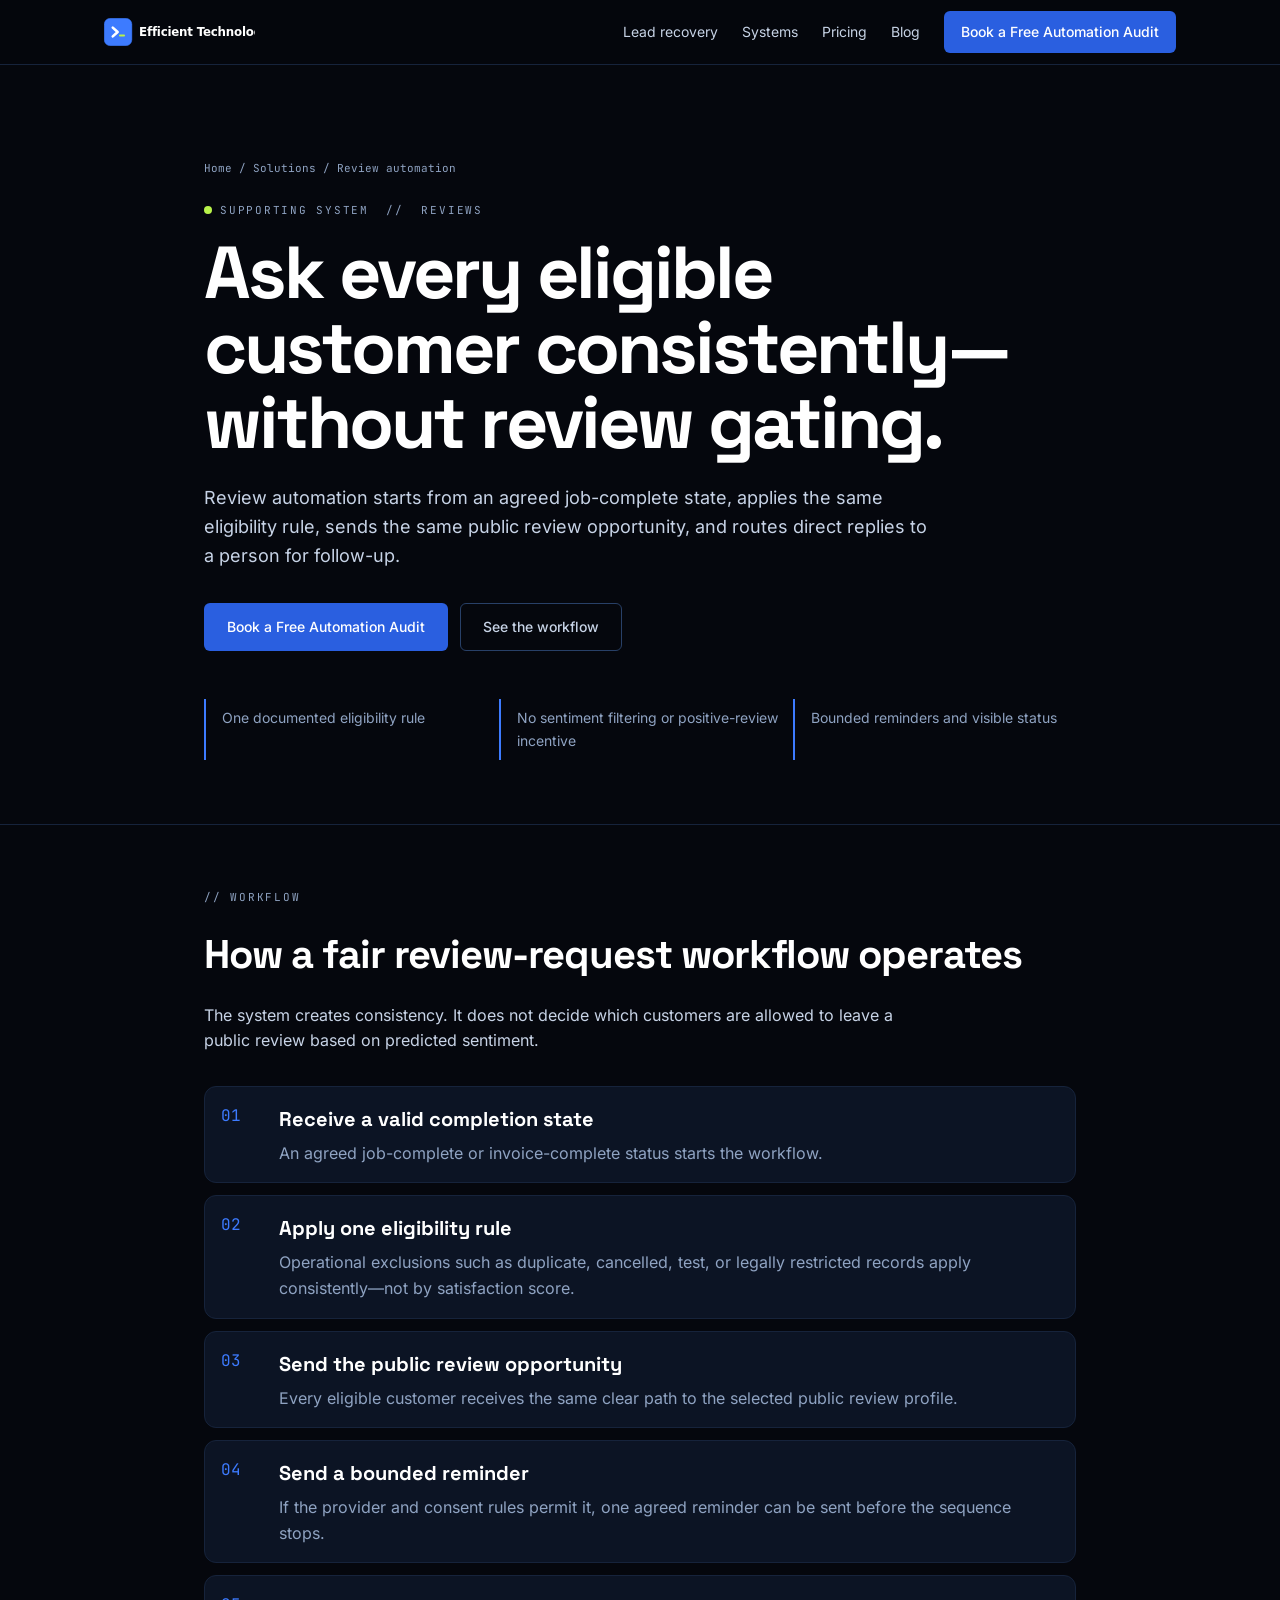
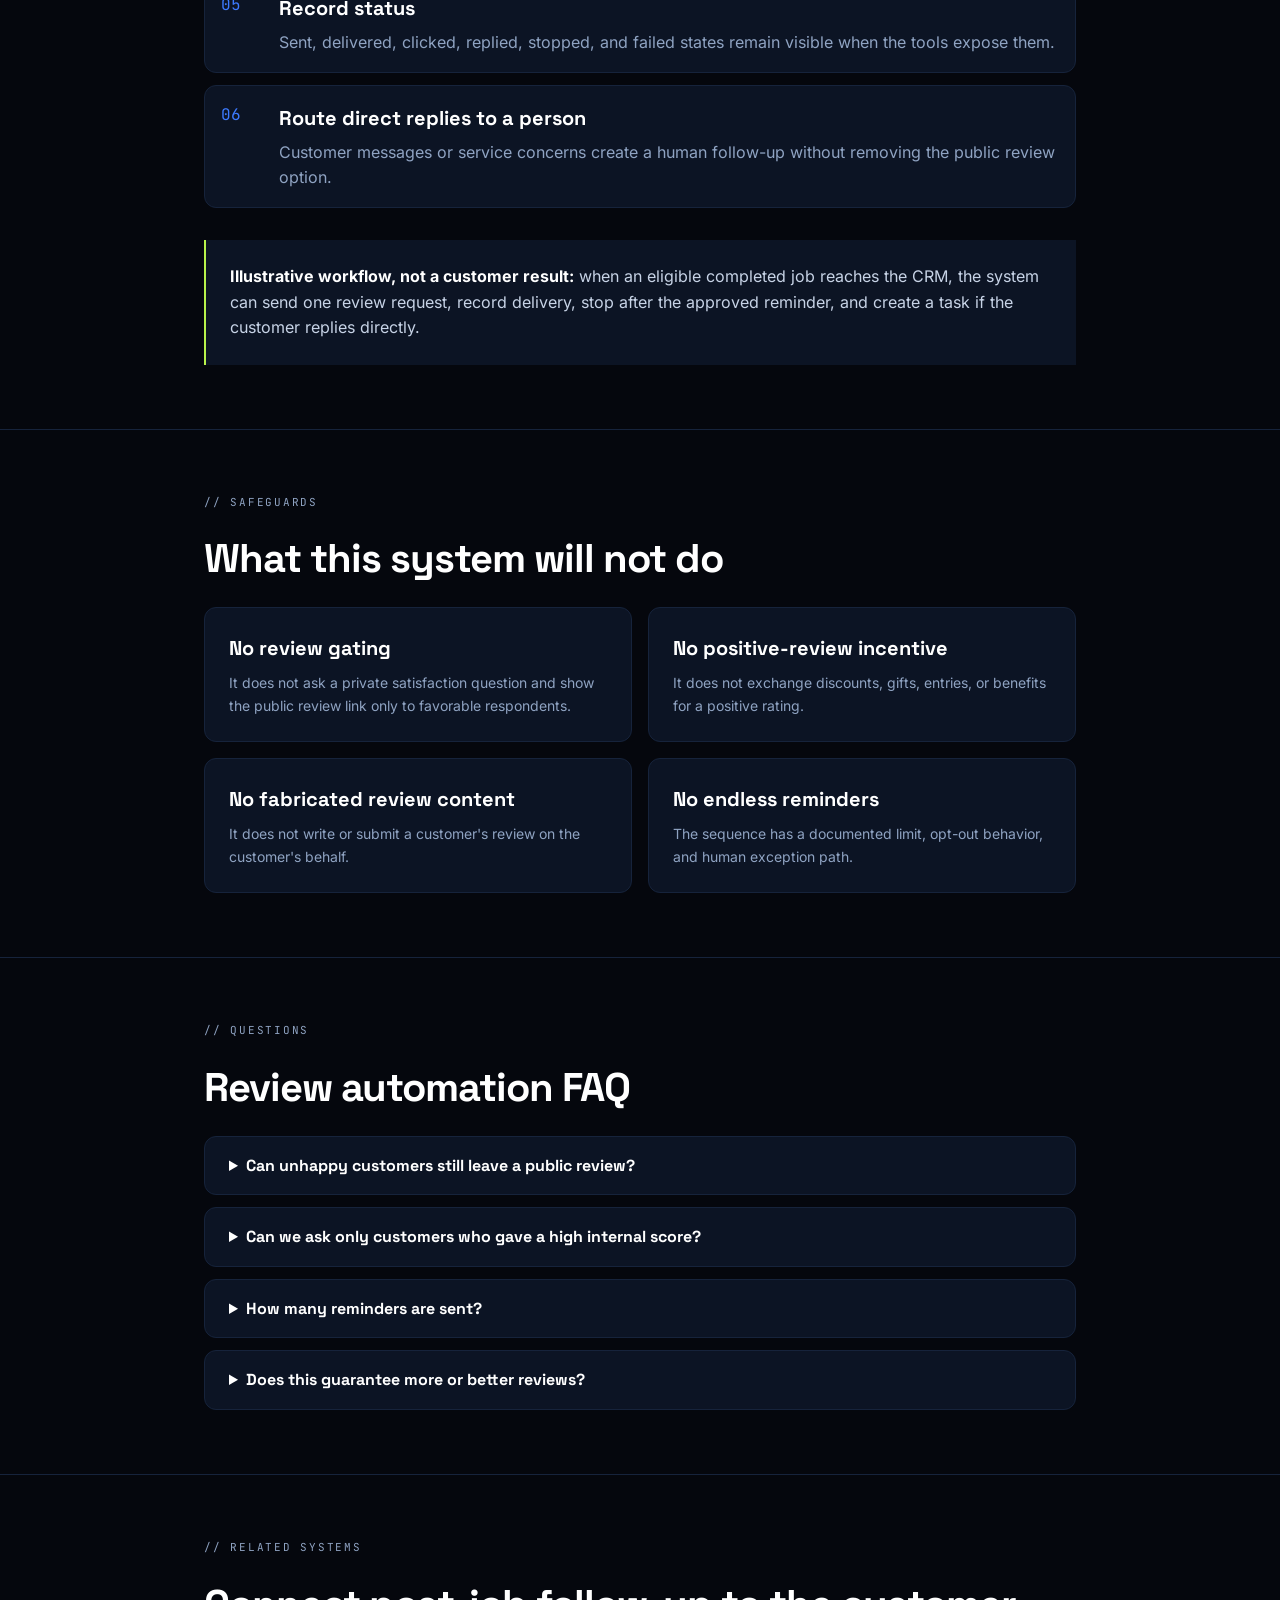
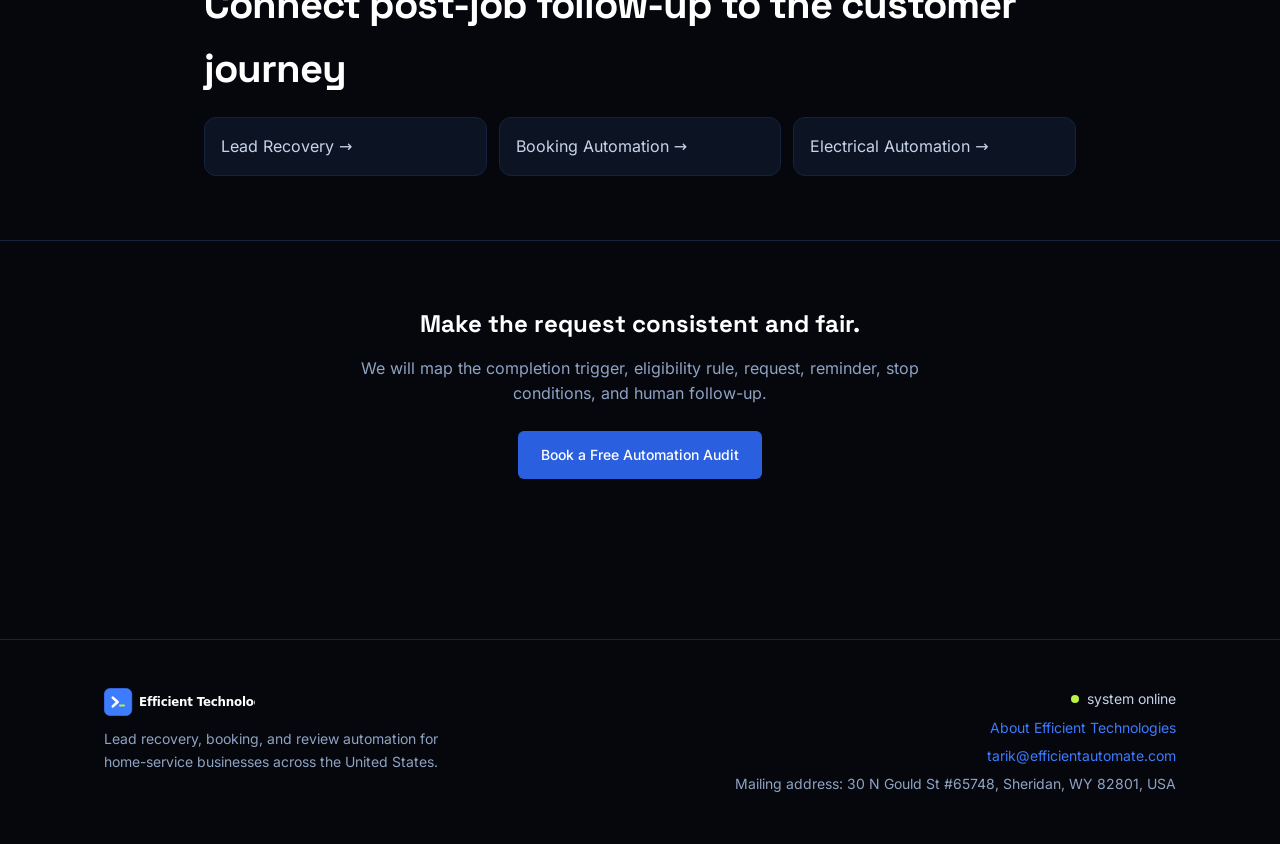
<file: solutions/review-automation/index.html>
<!doctype html>
<html lang="en">
<head>
<meta charset="utf-8"><meta name="viewport" content="width=device-width, initial-scale=1">
<title>Review Automation for Home Service Businesses | Efficient Technologies</title>
<meta name="description" content="Policy-safe review automation for US home-service businesses: trigger consistent post-job requests, send bounded reminders, and route direct replies to a person.">
<meta name="robots" content="index, follow, max-image-preview:large"><link rel="canonical" href="https://efficientautomate.com/solutions/review-automation/">
<meta property="og:type" content="website"><meta property="og:title" content="Review Automation for Home Service Businesses | Efficient Technologies"><meta property="og:description" content="A consistent post-job review-request workflow without review gating or positive-review incentives."><meta property="og:url" content="https://efficientautomate.com/solutions/review-automation/"><meta property="og:image" content="https://efficientautomate.com/assets/og-v20260714.jpg"><meta property="og:image:alt" content="Efficient Technologies automation systems">
<meta name="twitter:card" content="summary_large_image"><meta name="twitter:title" content="Review Automation for Home Service Businesses | Efficient Technologies"><meta name="twitter:description" content="Consistent, policy-safe post-job review requests for US home-service businesses."><meta name="twitter:image" content="https://efficientautomate.com/assets/og-v20260714.jpg">
<link rel="icon" type="image/svg+xml" href="/assets/logo/favicon.svg"><link rel="preload" href="/assets/fonts/inter-latin-v20260714.woff2" as="font" type="font/woff2" crossorigin><link rel="preload" href="/assets/fonts/space-grotesk-latin-v20260714.woff2" as="font" type="font/woff2" crossorigin><link rel="stylesheet" href="/assets/tokens.css?v=4"><link rel="stylesheet" href="/css/styles.css?v=5">
<script type="application/ld+json">
{
  "@context": "https://schema.org",
  "@graph": [
    { "@type": "WebPage", "@id": "https://efficientautomate.com/solutions/review-automation/#webpage", "url": "https://efficientautomate.com/solutions/review-automation/", "name": "Review Automation for Home Service Businesses", "description": "Consistent post-job review-request automation for home-service businesses across the United States.", "isPartOf": { "@id": "https://efficientautomate.com/#website" }, "about": { "@id": "https://efficientautomate.com/solutions/review-automation/#service" }, "inLanguage": "en-US" },
    { "@type": "Service", "@id": "https://efficientautomate.com/solutions/review-automation/#service", "name": "Review Automation", "serviceType": "Post-job review-request automation", "provider": { "@id": "https://efficientautomate.com/#organization" }, "areaServed": { "@type": "Country", "name": "United States" }, "audience": { "@type": "BusinessAudience", "audienceType": "Home-service businesses" }, "description": "A scoped workflow that applies one eligibility rule, sends a consistent public review opportunity, records status, and routes direct replies for human follow-up without review gating." }
  ]
}
</script>
</head>
<body class="blog-body commercial-body">
<header id="nav" class="nav scrolled"><div class="nav-inner container"><a class="nav-logo" href="/" aria-label="Efficient Technologies home"><img src="/assets/logo/lockup-reversed.svg" alt="Efficient Technologies" width="344" height="64"></a><nav class="nav-links" aria-label="Primary"><a href="/solutions/lead-recovery-automation/">Lead recovery</a><a href="/#automate">Systems</a><a href="/#pricing">Pricing</a><a href="/blog/">Blog</a><a class="btn btn-primary btn-sm" href="https://cal.com/efficientautomate?utm_source=efficientautomate&amp;utm_medium=website&amp;utm_campaign=home-service-automation&amp;utm_content=reviews">Book a Free Automation Audit</a></nav></div></header>
<main class="commercial-main">
  <section class="commercial-hero"><div class="post-narrow"><nav class="breadcrumbs" aria-label="Breadcrumb"><a href="/">Home</a> / Solutions / Review automation</nav><p class="eyebrow"><span class="live-dot"></span> supporting system &nbsp;//&nbsp; reviews</p><h1 class="commercial-title">Ask every eligible customer consistently—without review gating.</h1><p class="commercial-lead">Review automation starts from an agreed job-complete state, applies the same eligibility rule, sends the same public review opportunity, and routes direct replies to a person for follow-up.</p><div class="commercial-actions"><a class="btn btn-primary" href="https://cal.com/efficientautomate?utm_source=efficientautomate&amp;utm_medium=website&amp;utm_campaign=home-service-automation&amp;utm_content=reviews">Book a Free Automation Audit</a><a class="btn btn-ghost" href="#workflow">See the workflow</a></div><ul class="commercial-facts"><li>One documented eligibility rule</li><li>No sentiment filtering or positive-review incentive</li><li>Bounded reminders and visible status</li></ul></div></section>
  <section id="workflow" class="commercial-section"><div class="post-narrow"><p class="eyebrow">// workflow</p><h2>How a fair review-request workflow operates</h2><p class="section-copy">The system creates consistency. It does not decide which customers are allowed to leave a public review based on predicted sentiment.</p><ol class="workflow-list"><li class="workflow-step"><div><h3>Receive a valid completion state</h3><p>An agreed job-complete or invoice-complete status starts the workflow.</p></div></li><li class="workflow-step"><div><h3>Apply one eligibility rule</h3><p>Operational exclusions such as duplicate, cancelled, test, or legally restricted records apply consistently—not by satisfaction score.</p></div></li><li class="workflow-step"><div><h3>Send the public review opportunity</h3><p>Every eligible customer receives the same clear path to the selected public review profile.</p></div></li><li class="workflow-step"><div><h3>Send a bounded reminder</h3><p>If the provider and consent rules permit it, one agreed reminder can be sent before the sequence stops.</p></div></li><li class="workflow-step"><div><h3>Record status</h3><p>Sent, delivered, clicked, replied, stopped, and failed states remain visible when the tools expose them.</p></div></li><li class="workflow-step"><div><h3>Route direct replies to a person</h3><p>Customer messages or service concerns create a human follow-up without removing the public review option.</p></div></li></ol><div class="commercial-callout"><strong>Illustrative workflow, not a customer result:</strong> when an eligible completed job reaches the CRM, the system can send one review request, record delivery, stop after the approved reminder, and create a task if the customer replies directly.</div></div></section>
  <section class="commercial-section"><div class="post-narrow"><p class="eyebrow">// safeguards</p><h2>What this system will not do</h2><div class="commercial-grid"><article class="commercial-card"><h3>No review gating</h3><p>It does not ask a private satisfaction question and show the public review link only to favorable respondents.</p></article><article class="commercial-card"><h3>No positive-review incentive</h3><p>It does not exchange discounts, gifts, entries, or benefits for a positive rating.</p></article><article class="commercial-card"><h3>No fabricated review content</h3><p>It does not write or submit a customer's review on the customer's behalf.</p></article><article class="commercial-card"><h3>No endless reminders</h3><p>The sequence has a documented limit, opt-out behavior, and human exception path.</p></article></div></div></section>
  <section class="commercial-section"><div class="post-narrow"><p class="eyebrow">// questions</p><h2>Review automation FAQ</h2><div class="faq-list"><details><summary>Can unhappy customers still leave a public review?</summary><p>Yes. Every eligible customer receives the same public review opportunity. Direct service-recovery replies can route to a person without hiding that option.</p></details><details><summary>Can we ask only customers who gave a high internal score?</summary><p>No. That is review gating and is outside this service design.</p></details><details><summary>How many reminders are sent?</summary><p>The audit defines a small, consent-aware limit. The default design is one request and, when appropriate, one reminder.</p></details><details><summary>Does this guarantee more or better reviews?</summary><p>No. It guarantees the approved request workflow operates consistently. Whether a customer reviews and what they write remain customer decisions.</p></details></div></div></section>
  <section class="commercial-section"><div class="post-narrow"><p class="eyebrow">// related systems</p><h2>Connect post-job follow-up to the customer journey</h2><div class="related-links"><a href="/solutions/lead-recovery-automation/">Lead Recovery &rarr;</a><a href="/solutions/booking-automation/">Booking Automation &rarr;</a><a href="/industries/electrical-automation/">Electrical Automation &rarr;</a></div></div></section>
  <section class="commercial-cta"><h2>Make the request consistent and fair.</h2><p>We will map the completion trigger, eligibility rule, request, reminder, stop conditions, and human follow-up.</p><a class="btn btn-primary" href="https://cal.com/efficientautomate?utm_source=efficientautomate&amp;utm_medium=website&amp;utm_campaign=home-service-automation&amp;utm_content=reviews-bottom">Book a Free Automation Audit</a></section>
</main>
<footer class="footer"><div class="container footer-inner"><div class="footer-brand"><img src="/assets/logo/lockup-reversed.svg" alt="Efficient Technologies" width="344" height="64" loading="lazy" decoding="async"><p>Lead recovery, booking, and review automation for home-service businesses across the United States.</p></div><div class="footer-meta"><p><span class="live-dot"></span> system online</p><p><a href="/about/">About Efficient Technologies</a></p><p><a href="mailto:tarik@efficientautomate.com">tarik@efficientautomate.com</a></p><p class="muted">Mailing address: 30 N Gould St #65748, Sheridan, WY 82801, USA</p></div></div></footer>
</body>
</html>
</file>
<file: assets/tokens.css>
/* ==========================================================================
   Efficient Technologies — Design Tokens
   Brand direction: Precision · Bold Technical
   Single source of truth for color, type, spacing, radius, motion.
   Consume these variables everywhere; never hardcode brand hex in components.
   ========================================================================== */

@font-face {
  font-family:'Inter';
  font-style:normal;
  font-weight:400;
  font-display:swap;
  src:url('/assets/fonts/inter-latin-v20260714.woff2') format('woff2');
  unicode-range:U+0000-00FF,U+0131,U+0152-0153,U+02BB-02BC,U+02C6,U+02DA,U+02DC,U+0304,U+0308,U+0329,U+2000-206F,U+20AC,U+2122,U+2191,U+2193,U+2212,U+2215,U+FEFF,U+FFFD;
}
@font-face {
  font-family:'Inter';
  font-style:normal;
  font-weight:500;
  font-display:swap;
  src:url('/assets/fonts/inter-latin-v20260714.woff2') format('woff2');
  unicode-range:U+0000-00FF,U+0131,U+0152-0153,U+02BB-02BC,U+02C6,U+02DA,U+02DC,U+0304,U+0308,U+0329,U+2000-206F,U+20AC,U+2122,U+2191,U+2193,U+2212,U+2215,U+FEFF,U+FFFD;
}
@font-face {
  font-family:'Inter';
  font-style:normal;
  font-weight:700;
  font-display:swap;
  src:url('/assets/fonts/inter-latin-v20260714.woff2') format('woff2');
  unicode-range:U+0000-00FF,U+0131,U+0152-0153,U+02BB-02BC,U+02C6,U+02DA,U+02DC,U+0304,U+0308,U+0329,U+2000-206F,U+20AC,U+2122,U+2191,U+2193,U+2212,U+2215,U+FEFF,U+FFFD;
}
@font-face {
  font-family:'Space Grotesk';
  font-style:normal;
  font-weight:500;
  font-display:swap;
  src:url('/assets/fonts/space-grotesk-latin-v20260714.woff2') format('woff2');
  unicode-range:U+0000-00FF,U+0131,U+0152-0153,U+02BB-02BC,U+02C6,U+02DA,U+02DC,U+0304,U+0308,U+0329,U+2000-206F,U+20AC,U+2122,U+2191,U+2193,U+2212,U+2215,U+FEFF,U+FFFD;
}
@font-face {
  font-family:'Space Grotesk';
  font-style:normal;
  font-weight:700;
  font-display:swap;
  src:url('/assets/fonts/space-grotesk-latin-v20260714.woff2') format('woff2');
  unicode-range:U+0000-00FF,U+0131,U+0152-0153,U+02BB-02BC,U+02C6,U+02DA,U+02DC,U+0304,U+0308,U+0329,U+2000-206F,U+20AC,U+2122,U+2191,U+2193,U+2212,U+2215,U+FEFF,U+FFFD;
}
@font-face {
  font-family:'JetBrains Mono';
  font-style:normal;
  font-weight:400;
  font-display:swap;
  src:url('/assets/fonts/jetbrains-mono-latin-v20260714.woff2') format('woff2');
  unicode-range:U+0000-00FF,U+0131,U+0152-0153,U+02BB-02BC,U+02C6,U+02DA,U+02DC,U+0304,U+0308,U+0329,U+2000-206F,U+20AC,U+2122,U+2191,U+2193,U+2212,U+2215,U+FEFF,U+FFFD;
}
@font-face {
  font-family:'JetBrains Mono';
  font-style:normal;
  font-weight:500;
  font-display:swap;
  src:url('/assets/fonts/jetbrains-mono-latin-v20260714.woff2') format('woff2');
  unicode-range:U+0000-00FF,U+0131,U+0152-0153,U+02BB-02BC,U+02C6,U+02DA,U+02DC,U+0304,U+0308,U+0329,U+2000-206F,U+20AC,U+2122,U+2191,U+2193,U+2212,U+2215,U+FEFF,U+FFFD;
}
@font-face {
  font-family:'Fraunces';
  font-style:italic;
  font-weight:400;
  font-display:swap;
  src:url('/assets/fonts/fraunces-italic-latin-v20260715.woff2') format('woff2');
  unicode-range:U+0000-00FF,U+0131,U+0152-0153,U+02BB-02BC,U+02C6,U+02DA,U+02DC,U+0304,U+0308,U+0329,U+2000-206F,U+20AC,U+2122,U+2191,U+2193,U+2212,U+2215,U+FEFF,U+FFFD;
}

:root {
  /* ---- Core surfaces (dark, the primary brand canvas) ------------------- */
  --et-void:        #05070D;   /* page background, darkest */
  --et-ink:         #0A1220;   /* elevated background */
  --et-panel:       #0C1424;   /* cards, panels, code blocks */
  --et-line:        #16233B;   /* hairline borders / grid on dark */
  --et-line-strong: #284067;   /* stronger border / ghost-button outline */

  /* ---- Text on dark ----------------------------------------------------- */
  --et-white:       #FFFFFF;   /* primary text / headlines */
  --et-mist:        #C7D3E6;   /* secondary text */
  --et-slate:       #8FA3C2;   /* muted text, mono labels */
  --et-slate-dim:   #5B6E8C;   /* faint mono / metadata */

  /* ---- Accents ---------------------------------------------------------- */
  --et-blue:        #3D7BFF;   /* primary action, links, focus */
  --et-blue-hover:  #2A5FE0;   /* pressed / hover */
  --et-blue-bg:     #12224A;   /* tinted blue surface on dark */
  --et-lime:        #B8F24A;   /* live signal, success, highlight numbers */
  --et-lime-hover:  #A6E035;
  --et-lime-text:   #6F9E14;   /* lime as text on LIGHT surfaces (contrast-safe) */

  /* ---- Light surfaces (for light sections / documents) ------------------ */
  --et-cloud:       #EEF3FA;
  --et-cloud-2:     #E2E8F0;
  --et-ink-on-light:#0A1220;   /* body text on light */
  --et-slate-on-light:#4A5B75;

  /* ---- Semantic roles --------------------------------------------------- */
  --et-bg:          var(--et-void);
  --et-fg:          var(--et-white);
  --et-accent:      var(--et-blue);
  --et-signal:      var(--et-lime);
  --et-primary-action-bg:       var(--et-blue-hover);
  --et-primary-action-hover-bg: var(--et-blue-bg);
  --et-focus-ring:  0 0 0 2px var(--et-void), 0 0 0 4px var(--et-blue);

  /* ---- Typography ------------------------------------------------------- */
  --et-font-display: 'Space Grotesk', system-ui, -apple-system, sans-serif;
  --et-font-serif:   'Fraunces', 'Times New Roman', Georgia, serif; /* editorial display accent */
  --et-font-body:    'Inter', system-ui, -apple-system, sans-serif;
  --et-font-mono:    'JetBrains Mono', ui-monospace, 'SFMono-Regular', monospace;

  /* Type scale (rem @ 16px base) */
  --et-fs-display-xl: 3.5rem;   /* 56 — hero */
  --et-fs-display:    2.75rem;  /* 44 — section hero */
  --et-fs-h1:         2rem;     /* 32 */
  --et-fs-h2:         1.5rem;   /* 24 */
  --et-fs-h3:         1.25rem;  /* 20 */
  --et-fs-body-lg:    1.125rem; /* 18 */
  --et-fs-body:       1rem;     /* 16 */
  --et-fs-sm:         0.875rem; /* 14 */
  --et-fs-label:      0.6875rem;/* 11 — mono eyebrow labels */

  --et-weight-regular: 400;
  --et-weight-medium:  500;
  --et-weight-bold:    700;

  --et-lh-tight:  1.1;   /* display */
  --et-lh-snug:   1.3;   /* headings */
  --et-lh-body:   1.6;   /* body copy */
  --et-tracking-display: -0.02em; /* tight, technical */
  --et-tracking-label:   0.16em;  /* wide mono labels */

  /* ---- Spacing scale (4px base) ----------------------------------------- */
  --et-space-1: 0.25rem;  /* 4  */
  --et-space-2: 0.5rem;   /* 8  */
  --et-space-3: 0.75rem;  /* 12 */
  --et-space-4: 1rem;     /* 16 */
  --et-space-5: 1.5rem;   /* 24 */
  --et-space-6: 2rem;     /* 32 */
  --et-space-7: 3rem;     /* 48 */
  --et-space-8: 4rem;     /* 64 */
  --et-space-9: 6rem;     /* 96 */

  /* ---- Radius ----------------------------------------------------------- */
  --et-radius-sm:   6px;
  --et-radius:      8px;
  --et-radius-lg:   12px;
  --et-radius-pill: 999px;

  /* ---- Layout ----------------------------------------------------------- */
  --et-container:   1120px;
  --et-gutter:      var(--et-space-5);

  /* ---- Motion ----------------------------------------------------------- */
  --et-ease:      cubic-bezier(0.22, 1, 0.36, 1);
  --et-dur-fast:  120ms;
  --et-dur:       200ms;
  --et-dur-slow:  400ms;
}

/* Light-section helper: apply .et-on-light to flip text roles on cloud bg */
.et-on-light {
  --et-fg:   var(--et-ink-on-light);
  --et-mist: var(--et-slate-on-light);
}
</file>
<file: css/styles.css>
/* Efficient Technologies — site styles (hybrid: bold-technical + editorial). Consumes assets/tokens.css. */

*,*::before,*::after{box-sizing:border-box;}
html{scroll-behavior:auto;}
body{
  margin:0;background:var(--et-void);color:var(--et-mist);
  font-family:var(--et-font-body);font-size:var(--et-fs-body);line-height:var(--et-lh-body);
  -webkit-font-smoothing:antialiased;overflow-x:hidden;
}
img{max-width:100%;display:block;}
.nav-logo img,.footer-brand img{width:auto;height:28px;}
a{color:var(--et-blue);text-decoration:none;}
.world-video{position:fixed;inset:0;width:100%;height:100%;object-fit:cover;object-position:center right;z-index:0;pointer-events:none;filter:saturate(1.05);}
.chapter-layer{position:fixed;inset:0;z-index:0;pointer-events:none;opacity:0;transition:opacity .5s ease;}
body.chapter-on .chapter-layer{opacity:1;}
.ch-video{position:absolute;inset:0;width:100%;height:100%;object-fit:cover;object-position:center right;filter:saturate(1.05);opacity:0;}
.ch-video.active{opacity:1;}
main,footer,.nav{position:relative;z-index:1;}
h1,h2,h3{color:var(--et-white);font-family:var(--et-font-display);font-weight:700;margin:0;}
.container{max-width:var(--et-container);margin:0 auto;padding:0 var(--et-gutter);}
.muted{color:var(--et-slate);}
.serif{font-family:var(--et-font-serif);font-style:italic;font-weight:400;}
.mono-label{font-family:var(--et-font-mono);font-size:var(--et-fs-label);letter-spacing:var(--et-tracking-label);text-transform:uppercase;color:var(--et-slate);}

/* preloader */
.preloader{position:fixed;inset:0;z-index:9999;background:var(--et-void);display:flex;flex-direction:column;align-items:center;justify-content:center;transition:transform .35s var(--et-ease);}
.preloader.done{transform:translateY(-100%);}
.pre-center{display:flex;flex-direction:column;align-items:center;gap:18px;}
.pre-mark{opacity:0;transform:scale(0.9);animation:preIn 0.7s var(--et-ease) forwards;}
.pre-chev{stroke-dasharray:40;stroke-dashoffset:40;animation:preDraw 0.7s var(--et-ease) 0.15s forwards;}
.pre-cur{opacity:0;animation:preBlink 0.9s steps(1) 0.7s infinite;}
@keyframes preIn{to{opacity:1;transform:scale(1);}}
@keyframes preDraw{to{stroke-dashoffset:0;}}
@keyframes preBlink{50%{opacity:1;}}
.pre-label{font-family:var(--et-font-mono);font-size:12px;letter-spacing:2px;color:var(--et-slate);text-transform:lowercase;}
.pre-count{position:absolute;bottom:32px;right:36px;font-family:var(--et-font-mono);font-size:13px;color:var(--et-slate-dim);}

/* custom cursor (fine pointer only, toggled by JS) */
.cursor,.cursor-ring{position:fixed;top:0;left:0;pointer-events:none;z-index:9998;border-radius:50%;transform:translate(-50%,-50%);display:none;}
.cursor{width:6px;height:6px;background:var(--et-blue);}
.cursor-ring{width:34px;height:34px;border:1px solid var(--et-line-strong);transition:width .22s var(--et-ease),height .22s var(--et-ease),background .22s;}
.cursor-ring.hover{width:56px;height:56px;background:rgba(61,123,255,.08);border-color:var(--et-blue);}
body.has-cursor{cursor:none;}
body.has-cursor a,body.has-cursor button,body.has-cursor [data-cursor]{cursor:none;}
body.has-cursor .cursor,body.has-cursor .cursor-ring{display:block;}

/* eyebrow / labels */
.eyebrow{font-family:var(--et-font-mono);font-size:var(--et-fs-label);letter-spacing:var(--et-tracking-label);text-transform:uppercase;color:var(--et-slate);margin:0 0 var(--et-space-4);display:flex;align-items:center;gap:8px;}
.live-dot{width:8px;height:8px;border-radius:50%;background:var(--et-lime);display:inline-block;box-shadow:0 0 0 0 rgba(184,242,74,.5);animation:pulse 2.4s var(--et-ease) infinite;}
@keyframes pulse{0%{box-shadow:0 0 0 0 rgba(184,242,74,.45);}70%{box-shadow:0 0 0 7px rgba(184,242,74,0);}100%{box-shadow:0 0 0 0 rgba(184,242,74,0);}}

/* buttons */
.btn{display:inline-flex;align-items:center;justify-content:center;gap:8px;font-family:var(--et-font-body);font-size:var(--et-fs-sm);font-weight:500;padding:12px 22px;border-radius:var(--et-radius-sm);border:1px solid transparent;cursor:pointer;transition:background var(--et-dur),border-color var(--et-dur),transform var(--et-dur);}
.motion-active{will-change:transform;}
.btn-sm{padding:9px 16px;}
.btn-primary{background:var(--et-primary-action-bg);color:var(--et-white);}
.btn-primary:hover{background:var(--et-primary-action-hover-bg);}
.btn-ghost{background:transparent;color:var(--et-mist);border-color:var(--et-line-strong);}
.btn-ghost:hover{border-color:var(--et-blue);color:#fff;}

/* nav */
.nav{position:fixed;top:0;left:0;right:0;z-index:50;transition:background var(--et-dur),border-color var(--et-dur),backdrop-filter var(--et-dur);border-bottom:1px solid transparent;}
.nav.scrolled{background:rgba(5,7,13,.72);backdrop-filter:blur(10px);border-bottom-color:var(--et-line);}
.nav-inner{display:flex;align-items:center;justify-content:space-between;height:64px;}
.nav-links{display:flex;align-items:center;gap:var(--et-space-5);}
.nav-links a:not(.btn){color:var(--et-mist);font-size:var(--et-fs-sm);}
.nav-links a:not(.btn):hover{color:#fff;}

/* line-mask reveal */
.rise{display:block;}
.rise>.rise-i{display:block;}
.js [data-rise]{opacity:0;}

/* hero */
.hero{position:relative;min-height:100vh;display:flex;align-items:center;padding:130px 0 90px;}
.hero::after{content:"";position:absolute;inset:0;z-index:1;pointer-events:none;background:linear-gradient(90deg,#05070D 4%,rgba(5,7,13,.84) 26%,rgba(5,7,13,.3) 54%,rgba(5,7,13,.06) 74%),linear-gradient(0deg,rgba(5,7,13,.6),transparent 26%);}
.hero-grid{position:absolute;inset:0;z-index:0;opacity:.5;background-image:linear-gradient(var(--et-line) 1px,transparent 1px),linear-gradient(90deg,var(--et-line) 1px,transparent 1px);background-size:26px 26px;mask-image:radial-gradient(ellipse 80% 70% at 32% 42%,#000 40%,transparent 100%);-webkit-mask-image:radial-gradient(ellipse 80% 70% at 32% 42%,#000 40%,transparent 100%);}
.hero-grid{display:none;}
.gpu-badge{margin-left:10px;padding:2px 8px;border:1px solid var(--et-line-strong);border-radius:var(--et-radius-pill);color:var(--et-lime);font-size:10px;letter-spacing:1.5px;}
.hero-content{position:relative;z-index:2;width:100%;}
.hero-title{font-family:var(--et-font-display);font-weight:700;font-size:clamp(3.3rem,8.4vw,7rem);line-height:1.02;letter-spacing:-0.04em;color:var(--et-white);margin:0 0 var(--et-space-6);max-width:16ch;}
.hero-title .rise:first-child{margin-bottom:0.06em;}
.hero-title .serif{color:var(--et-mist);font-weight:400;letter-spacing:-0.01em;}
.dot-blue{color:var(--et-blue);}
.hero-sub{font-size:var(--et-fs-body-lg);color:var(--et-mist);max-width:560px;margin:0 0 var(--et-space-6);}
.hero-cta{display:flex;gap:var(--et-space-3);flex-wrap:wrap;margin-bottom:var(--et-space-7);}
.side-label{position:absolute;left:22px;bottom:120px;z-index:2;writing-mode:vertical-rl;transform:rotate(180deg);font-family:var(--et-font-mono);font-size:11px;letter-spacing:3px;text-transform:uppercase;color:var(--et-slate-dim);}

/* terminal */
.terminal{max-width:540px;background:rgba(12,20,36,.85);border:1px solid var(--et-line);border-radius:var(--et-radius-lg);overflow:hidden;backdrop-filter:blur(4px);}
.terminal-bar{display:flex;align-items:center;gap:6px;padding:10px 14px;border-bottom:1px solid var(--et-line);}
.tdot{width:10px;height:10px;border-radius:50%;background:var(--et-line-strong);}
.tlabel{margin-left:auto;font-family:var(--et-font-mono);font-size:11px;color:var(--et-slate-dim);letter-spacing:1px;}
.terminal-body{padding:14px 16px;font-family:var(--et-font-mono);font-size:13px;line-height:1.85;min-height:150px;}
.terminal-body .tl{white-space:pre-wrap;}
.tl.cmd{color:var(--et-mist);}.tl.dim{color:var(--et-slate-dim);}.tl.ok{color:var(--et-lime);}.tl.live{color:var(--et-lime);font-weight:500;}.tl.b{color:#6FA2FF;}.tl.w{color:var(--et-white);}
.tlive{font-style:normal;color:var(--et-lime);}
.terminal-foot{padding:9px 16px;border-top:1px solid var(--et-line);font-family:var(--et-font-mono);font-size:10px;color:var(--et-slate-dim);display:flex;gap:14px;flex-wrap:wrap;}
.terminal-foot b{color:var(--et-lime);font-weight:500;}
.term-caption{font-family:var(--et-font-mono);font-size:10.5px;letter-spacing:2px;text-transform:uppercase;color:var(--et-slate-dim);margin:12px 0 0;}
.scroll-cue{position:absolute;bottom:26px;left:50%;transform:translateX(-50%);z-index:2;font-family:var(--et-font-mono);font-size:11px;letter-spacing:2px;text-transform:uppercase;color:var(--et-slate);}
.scroll-cue::after{content:"";display:block;width:1px;height:26px;margin:8px auto 0;background:linear-gradient(var(--et-slate),transparent);}

/* core (pinned signature) */
.core{position:relative;min-height:100vh;overflow:hidden;}
.core::after{content:"";position:absolute;inset:0;z-index:2;pointer-events:none;background:radial-gradient(ellipse 48% 32% at 50% 50%,rgba(5,7,13,0.72),transparent 62%);}
.core-labels{position:absolute;inset:0;z-index:2;pointer-events:none;}
.core-labels .mono-label{position:absolute;top:32px;left:32px;}
.core-labels .core-index{left:auto;right:32px;top:auto;bottom:32px;color:var(--et-slate-dim);}
.core-copy{position:absolute;inset:0;z-index:3;display:flex;align-items:center;justify-content:center;text-align:center;padding:0 24px;pointer-events:none;}
.core-line{position:absolute;max-width:960px;margin:0;font-family:var(--et-font-display);font-weight:700;font-size:clamp(2rem,5.6vw,4.4rem);line-height:1.08;letter-spacing:-0.02em;color:var(--et-white);opacity:0;transform:translateY(24px);}
.core-line .serif{color:var(--et-blue);}
.core-line.core-small{font-size:clamp(1.3rem,3.4vw,2.4rem);color:var(--et-slate);font-weight:500;}
.core-line.core-small .serif{display:none;}

/* sections — transparent chapters over the world */
.section{padding:var(--et-space-9) 0;position:relative;overflow:hidden;}
.section-art{position:absolute;inset:0;z-index:0;pointer-events:none;opacity:.5;}
.section-art img{width:100%;height:100%;object-fit:cover;
  -webkit-mask-image:linear-gradient(180deg,transparent,#000 20%,#000 80%,transparent);
  mask-image:linear-gradient(180deg,transparent,#000 20%,#000 80%,transparent);}
.section>.container,.how-head,.how-viewport{position:relative;z-index:1;}
.section>.container::before{content:"";position:absolute;inset:-3rem -4rem;z-index:-1;pointer-events:none;
  background:radial-gradient(ellipse 58% 52% at 34% 42%,rgba(5,7,13,0.7),transparent 74%);}
.section-alt{border-top:1px solid var(--et-line);border-bottom:1px solid var(--et-line);}
.section-title{font-family:var(--et-font-display);font-weight:700;font-size:clamp(1.7rem,3.6vw,2.6rem);letter-spacing:-0.02em;line-height:1.15;margin-bottom:var(--et-space-4);max-width:840px;}
.section-title .serif{color:var(--et-mist);}
.section-lead{font-size:var(--et-fs-body-lg);color:var(--et-mist);max-width:620px;margin:0 0 var(--et-space-7);}

/* cards — glass tiles living in the world */
.card{background:rgba(12,20,36,0.52);backdrop-filter:blur(14px);-webkit-backdrop-filter:blur(14px);
  border:1px solid rgba(61,123,255,0.16);border-radius:16px;padding:var(--et-space-5);
  transform-style:preserve-3d;transition:border-color var(--et-dur),box-shadow var(--et-dur);}
.card:hover{border-color:rgba(61,123,255,0.45);box-shadow:0 0 0 1px rgba(61,123,255,0.14),0 24px 60px -30px rgba(61,123,255,0.35);}
.card h3{font-size:var(--et-fs-h3);margin:0 0 8px;transform:translateZ(26px);}
.card p{margin:0;color:var(--et-slate);font-size:var(--et-fs-sm);transform:translateZ(14px);}
.card .gap-tag,.card .svc-ico,.card .step-n{transform:translateZ(34px);}
.cards-5{display:grid;grid-template-columns:repeat(5,1fr);gap:var(--et-space-4);perspective:1100px;}
.cards-3{display:grid;grid-template-columns:repeat(3,1fr);gap:var(--et-space-4);perspective:1100px;}
.pricing{perspective:1100px;}
.process-track{perspective:1100px;}
.gap-tag{display:inline-block;font-family:var(--et-font-mono);font-size:10px;letter-spacing:1px;text-transform:uppercase;color:var(--et-lime);border:1px solid var(--et-line-strong);border-radius:var(--et-radius-pill);padding:3px 9px;margin-bottom:12px;}
.svc-ico{font-size:26px;color:var(--et-blue);line-height:1;margin-bottom:14px;}

/* how it works */
.how{padding:var(--et-space-9) 0;overflow:hidden;position:relative;}
.how-head{margin-bottom:var(--et-space-6);}
.how-viewport{overflow:visible;}
.process-track{display:grid;grid-template-columns:repeat(5,1fr);gap:var(--et-space-4);padding:0 var(--et-gutter);max-width:var(--et-container);margin:0 auto;perspective:1100px;}
.step{background:rgba(12,20,36,0.52);backdrop-filter:blur(14px);-webkit-backdrop-filter:blur(14px);border:1px solid rgba(61,123,255,0.16);border-radius:16px;padding:var(--et-space-5);transform-style:preserve-3d;}
.step-n{font-family:var(--et-font-mono);font-size:13px;color:var(--et-blue);letter-spacing:2px;}
.step h3{font-size:var(--et-fs-h3);margin:10px 0 8px;}
.step p{color:var(--et-slate);margin:0;font-size:var(--et-fs-sm);}
@media (max-width:1100px){.process-track{grid-template-columns:repeat(2,1fr);}}
@media (max-width:640px){.process-track{grid-template-columns:1fr;}}

/* stats */
.stats{display:grid;grid-template-columns:repeat(4,1fr);gap:var(--et-space-4);}
.stat{border-left:2px solid var(--et-blue);padding:6px 0 6px var(--et-space-4);}
.stat-num{font-family:var(--et-font-mono);font-weight:500;font-size:2.6rem;color:var(--et-white);line-height:1;}
.stat-num span{color:var(--et-lime);}
.stat-label{color:var(--et-slate);font-size:var(--et-fs-sm);margin-top:8px;max-width:22ch;}

/* pricing */
.pricing{display:grid;grid-template-columns:repeat(3,1fr);gap:var(--et-space-4);align-items:start;}
.price{display:flex;flex-direction:column;position:relative;}
.price.featured{border-color:var(--et-blue);}
.price-badge{position:absolute;top:-11px;left:var(--et-space-5);background:var(--et-blue);color:#fff;font-size:11px;font-weight:500;padding:4px 12px;border-radius:var(--et-radius-pill);}
.price-tag{font-family:var(--et-font-serif);font-style:italic;font-size:2.2rem;color:var(--et-white);margin:6px 0 4px;}
.price-tag span{font-size:1rem;font-style:normal;font-family:var(--et-font-mono);color:var(--et-slate);}
.price-mo{font-family:var(--et-font-mono);font-size:0.95rem;color:var(--et-slate);margin:0 0 2px;}
.price-mo b{color:var(--et-lime);font-weight:500;}
.price-sub{color:var(--et-slate);font-size:var(--et-fs-sm);margin:0 0 var(--et-space-4);}
.price ul{list-style:none;padding:0;margin:0 0 var(--et-space-5);display:grid;gap:10px;}
.price li{position:relative;padding-left:22px;font-size:var(--et-fs-sm);color:var(--et-mist);}
.price li::before{content:"\2713";position:absolute;left:0;color:var(--et-lime);}
.price .btn{margin-top:auto;}
.guarantee{display:flex;align-items:center;justify-content:center;gap:10px;margin:var(--et-space-7) auto 0;font-family:var(--et-font-mono);font-size:var(--et-fs-sm);letter-spacing:.5px;color:var(--et-mist);}

/* booking */
.book-inner{max-width:760px;}
.book-panel{margin-top:var(--et-space-5);background:rgba(12,20,36,0.5);backdrop-filter:blur(16px);-webkit-backdrop-filter:blur(16px);border:1px solid rgba(184,242,74,0.22);border-radius:16px;padding:var(--et-space-7);}
.booking-fallback{text-align:center;display:grid;gap:var(--et-space-4);justify-items:center;}
.term-mini{font-family:var(--et-font-mono);font-size:14px;color:var(--et-mist);}
.term-mini .p{color:var(--et-blue);}
.term-mini .cur{color:var(--et-lime);animation:blink 1.1s steps(1) infinite;}
@keyframes blink{50%{opacity:0;}}

/* footer */
.footer{border-top:1px solid var(--et-line);padding:var(--et-space-7) 0;background:var(--et-void);}
.footer-inner{display:flex;justify-content:space-between;gap:var(--et-space-6);flex-wrap:wrap;}
.footer-brand{max-width:360px;}
.footer-brand p{color:var(--et-slate);font-size:var(--et-fs-sm);margin:var(--et-space-3) 0 0;}
.footer-meta{display:grid;gap:6px;font-size:var(--et-fs-sm);text-align:right;}
.footer-meta p{margin:0;display:flex;gap:8px;justify-content:flex-end;align-items:center;}

/* reveal (JS only) */
.js [data-reveal],.js [data-reveal-group]>*{opacity:0;}

/* responsive */
@media (max-width:1000px){
  .cards-5{grid-template-columns:repeat(2,1fr);}
  .cards-3{grid-template-columns:repeat(2,1fr);}
  .stats{grid-template-columns:repeat(2,1fr);}
  .pricing{grid-template-columns:1fr;max-width:460px;}
}
@media (max-width:720px){
  :root{--et-fs-body-lg:1rem;}
  .nav-links a:not(.btn){display:none;}
  .side-label{display:none;}
  .cards-5,.cards-3{grid-template-columns:1fr;}
  .stats{grid-template-columns:1fr;}
  .footer-inner{flex-direction:column;}
  .footer-meta{text-align:left;}
  .footer-meta p{justify-content:flex-start;}
}

@media (prefers-reduced-motion:reduce){
  .preloader{transition:none;}
  .js [data-reveal],.js [data-reveal-group]>*{opacity:1;}
  .js .rise>.rise-i,.js [data-rise]>.rise-i{transform:none;}
  .core-line{position:relative;opacity:1;transform:none;margin:0 0 var(--et-space-4);}
  .core-copy{position:relative;flex-direction:column;min-height:100vh;}
  .live-dot,.term-mini .cur,.pre-cur{animation:none;}
  .scroll-cue{display:none;}
}

/* ---- blog ---- */
.blog-body{background:var(--et-void);}
.blog-main{padding:120px 0 var(--et-space-9);min-height:100vh;}
.blog-wrap,.post-narrow{max-width:760px;margin:0 auto;padding:0 var(--et-gutter);}
.blog-head{margin:0 auto var(--et-space-8);max-width:960px;padding:0 var(--et-gutter);}
.blog-h1{font-family:var(--et-font-display);font-weight:700;font-size:clamp(2.2rem,5vw,3.4rem);letter-spacing:-0.03em;line-height:1.08;color:var(--et-white);margin:10px 0 0;}
.blog-h1 .serif{font-family:var(--et-font-serif);font-style:italic;font-weight:400;color:var(--et-mist);}
.blog-lead{color:var(--et-slate);font-size:var(--et-fs-body-lg);margin:var(--et-space-4) 0 0;max-width:62ch;}
.post-grid{display:grid;grid-template-columns:repeat(2,1fr);gap:var(--et-space-5);max-width:960px;margin:0 auto;padding:0 var(--et-gutter);}
.post-card{background:var(--et-panel);border:1px solid var(--et-line);border-radius:var(--et-radius-lg);overflow:hidden;transition:border-color var(--et-dur),transform var(--et-dur);}
.post-card:hover{border-color:var(--et-line-strong);transform:translateY(-3px);}
.post-card-link{display:block;color:inherit;text-decoration:none;}
.post-thumb{aspect-ratio:16/9;overflow:hidden;background:var(--et-ink);}
.post-thumb img{width:100%;height:100%;object-fit:cover;display:block;}
.post-card-body{padding:var(--et-space-5);}
.post-meta{font-family:var(--et-font-mono);font-size:11px;letter-spacing:1px;color:var(--et-slate-dim);text-transform:uppercase;}
.post-card-title{font-family:var(--et-font-display);font-weight:700;font-size:1.35rem;line-height:1.2;color:var(--et-white);margin:8px 0 8px;letter-spacing:-0.01em;}
.post-excerpt{color:var(--et-slate);font-size:var(--et-fs-sm);margin:0 0 14px;line-height:1.6;}
.post-more{font-family:var(--et-font-mono);font-size:12px;color:var(--et-blue);}
.blog-empty{color:var(--et-slate);text-align:center;grid-column:1/-1;}
.post-back{font-family:var(--et-font-mono);font-size:12px;color:var(--et-slate);display:inline-block;margin-bottom:var(--et-space-4);text-decoration:none;}
.post-title{font-family:var(--et-font-display);font-weight:700;font-size:clamp(2rem,4.6vw,3rem);letter-spacing:-0.03em;line-height:1.12;color:var(--et-white);margin:6px 0 var(--et-space-5);}
.post-hero{border-radius:var(--et-radius-lg);overflow:hidden;margin:0 0 var(--et-space-6);border:1px solid var(--et-line);}
.post-hero img{width:100%;display:block;}
.post-content{color:var(--et-mist);font-size:var(--et-fs-body-lg);line-height:1.8;}
.post-content h2{font-family:var(--et-font-display);font-weight:700;font-size:1.7rem;letter-spacing:-0.02em;color:var(--et-white);margin:1.8em 0 .5em;}
.post-content h3{font-family:var(--et-font-display);font-weight:700;font-size:1.3rem;color:var(--et-white);margin:1.5em 0 .4em;}
.post-content p{margin:0 0 1.2em;}
.post-content a{color:var(--et-blue);text-decoration:underline;text-underline-offset:3px;}
.post-content ul,.post-content ol{margin:0 0 1.2em;padding-left:1.3em;}
.post-content li{margin:0 0 .5em;}
.post-content strong{color:var(--et-white);font-weight:600;}
.post-content em{color:var(--et-mist);}
.post-content blockquote{margin:1.5em 0;padding:.4em 0 .4em 1.2em;border-left:2px solid var(--et-lime);color:var(--et-mist);font-family:var(--et-font-serif);font-style:italic;font-size:1.15em;}
.post-content code{font-family:var(--et-font-mono);font-size:.88em;background:var(--et-panel);border:1px solid var(--et-line);border-radius:6px;padding:2px 6px;color:var(--et-mist);}
.post-content pre{background:var(--et-panel);border:1px solid var(--et-line);border-radius:var(--et-radius-lg);padding:var(--et-space-4);overflow:auto;margin:0 0 1.5em;}
.post-content pre code{background:none;border:none;padding:0;}
.post-content img{max-width:100%;height:auto;border-radius:var(--et-radius-lg);margin:1.5em 0;border:1px solid var(--et-line);}
.post-content hr{border:none;border-top:1px solid var(--et-line);margin:2em 0;}
.post-cta{margin:var(--et-space-8) 0 0;padding:var(--et-space-6);background:rgba(12,20,36,0.6);border:1px solid var(--et-line-strong);border-radius:var(--et-radius-lg);text-align:center;}
.post-cta h3{font-family:var(--et-font-display);font-weight:700;font-size:1.4rem;color:var(--et-white);margin:0 0 8px;}
.post-cta p{color:var(--et-slate);margin:0 0 var(--et-space-4);}
.blog-pagination{max-width:960px;margin:var(--et-space-8) auto 0;display:flex;justify-content:center;gap:12px;font-family:var(--et-font-mono);font-size:13px;}
@media(max-width:720px){.post-grid{grid-template-columns:1fr;}}

/* ---- recent work ---- */
.work-grid{display:grid;grid-template-columns:repeat(auto-fit,minmax(280px,1fr));gap:var(--et-space-5);margin-top:var(--et-space-7);max-width:660px;}
.work-card{display:flex;flex-direction:column;background:var(--et-panel);border:1px solid var(--et-line);border-radius:var(--et-radius-lg);overflow:hidden;transition:border-color var(--et-dur),transform var(--et-dur);}
.work-card:hover{border-color:var(--et-line-strong);transform:translateY(-3px);}
.work-thumb{position:relative;aspect-ratio:16/10;overflow:hidden;display:flex;align-items:center;justify-content:center;}
.work-thumb--pc{background:radial-gradient(circle at 50% 56%,#1c1509 0%,#0a0805 58%,#050403 100%);}
.work-rings{position:absolute;inset:0;background:radial-gradient(circle at 50% 56%,transparent 0 34px,rgba(224,190,110,.6) 34px 35px,transparent 37px 62px,rgba(224,190,110,.42) 62px 63px,transparent 65px 96px,rgba(224,190,110,.3) 96px 97px,transparent 99px 138px,rgba(224,190,110,.2) 138px 139px,transparent 141px);}
.work-mark{position:relative;font-family:var(--et-font-serif);font-style:italic;font-size:1.55rem;letter-spacing:.18em;color:#E7C876;}
.work-body{padding:var(--et-space-5);}
.work-meta{font-family:var(--et-font-mono);font-size:11px;letter-spacing:1px;text-transform:uppercase;color:var(--et-slate-dim);}
.work-name{font-family:var(--et-font-display);font-weight:700;font-size:1.3rem;color:var(--et-white);margin:6px 0 8px;}
.work-desc{color:var(--et-slate);font-size:var(--et-fs-sm);margin:0 0 14px;line-height:1.6;}
.work-link{font-family:var(--et-font-mono);font-size:12px;color:var(--et-blue);}

/* ---- commercial solution and industry pages ---- */
.commercial-main{padding:112px 0 var(--et-space-9);min-height:100vh;}
.commercial-hero{padding:var(--et-space-7) 0 var(--et-space-8);border-bottom:1px solid var(--et-line);}
.commercial-hero .post-narrow,.commercial-section .post-narrow{max-width:920px;}
.breadcrumbs{font-family:var(--et-font-mono);font-size:11px;color:var(--et-slate);margin:0 0 var(--et-space-5);}
.breadcrumbs a{color:var(--et-slate);}
.commercial-title{font-size:clamp(2.4rem,6vw,4.6rem);letter-spacing:-.04em;line-height:1.02;max-width:18ch;}
.commercial-lead{font-size:var(--et-fs-body-lg);color:var(--et-mist);max-width:66ch;margin:var(--et-space-5) 0 0;}
.commercial-actions{display:flex;gap:var(--et-space-3);flex-wrap:wrap;margin-top:var(--et-space-6);}
.commercial-facts{display:grid;grid-template-columns:repeat(3,1fr);gap:var(--et-space-3);list-style:none;padding:0;margin:var(--et-space-7) 0 0;}
.commercial-facts li{border-left:2px solid var(--et-blue);padding:8px 0 8px var(--et-space-4);color:var(--et-slate);font-size:var(--et-fs-sm);}
.commercial-section{padding:var(--et-space-8) 0;border-bottom:1px solid var(--et-line);}
.commercial-section h2{font-size:clamp(1.7rem,4vw,2.5rem);letter-spacing:-.025em;margin:0 0 var(--et-space-4);}
.commercial-section .section-copy{color:var(--et-mist);max-width:70ch;margin:0 0 var(--et-space-6);}
.commercial-grid{display:grid;grid-template-columns:repeat(2,1fr);gap:var(--et-space-4);}
.commercial-card{background:var(--et-panel);border:1px solid var(--et-line);border-radius:var(--et-radius-lg);padding:var(--et-space-5);}
.commercial-card h3{font-size:var(--et-fs-h3);margin:0 0 8px;}
.commercial-card p{color:var(--et-slate);font-size:var(--et-fs-sm);margin:0;}
.workflow-list{display:grid;gap:var(--et-space-3);counter-reset:workflow;list-style:none;padding:0;margin:0;}
.workflow-step{counter-increment:workflow;display:grid;grid-template-columns:42px 1fr;gap:var(--et-space-4);align-items:start;padding:var(--et-space-4);background:var(--et-panel);border:1px solid var(--et-line);border-radius:var(--et-radius-lg);}
.workflow-step::before{content:counter(workflow,decimal-leading-zero);font-family:var(--et-font-mono);color:var(--et-blue);}
.workflow-step h3{font-size:var(--et-fs-h3);margin:0 0 6px;}
.workflow-step p{color:var(--et-slate);margin:0;}
.commercial-callout{margin-top:var(--et-space-6);padding:var(--et-space-5);border-left:2px solid var(--et-lime);background:var(--et-panel);color:var(--et-mist);}
.commercial-callout strong{color:var(--et-white);}
.faq-list{display:grid;gap:var(--et-space-3);}
.faq-list details{background:var(--et-panel);border:1px solid var(--et-line);border-radius:var(--et-radius-lg);padding:var(--et-space-4) var(--et-space-5);}
.faq-list summary{cursor:pointer;color:var(--et-white);font-family:var(--et-font-display);font-weight:700;}
.faq-list p{color:var(--et-slate);margin:var(--et-space-3) 0 0;}
.related-links{display:grid;grid-template-columns:repeat(3,1fr);gap:var(--et-space-3);}
.related-links a{display:block;background:var(--et-panel);border:1px solid var(--et-line);border-radius:var(--et-radius-lg);padding:var(--et-space-4);color:var(--et-mist);}
.related-links a:hover{border-color:var(--et-line-strong);color:var(--et-white);}
.commercial-cta{text-align:center;padding:var(--et-space-8) var(--et-gutter);}
.commercial-cta p{color:var(--et-slate);max-width:58ch;margin:var(--et-space-3) auto var(--et-space-5);}
@media(max-width:720px){
  .commercial-main{padding-top:92px;}
  .commercial-facts,.commercial-grid,.related-links{grid-template-columns:1fr;}
  .commercial-title{font-size:clamp(2.2rem,12vw,3.5rem);}
}
</file>
